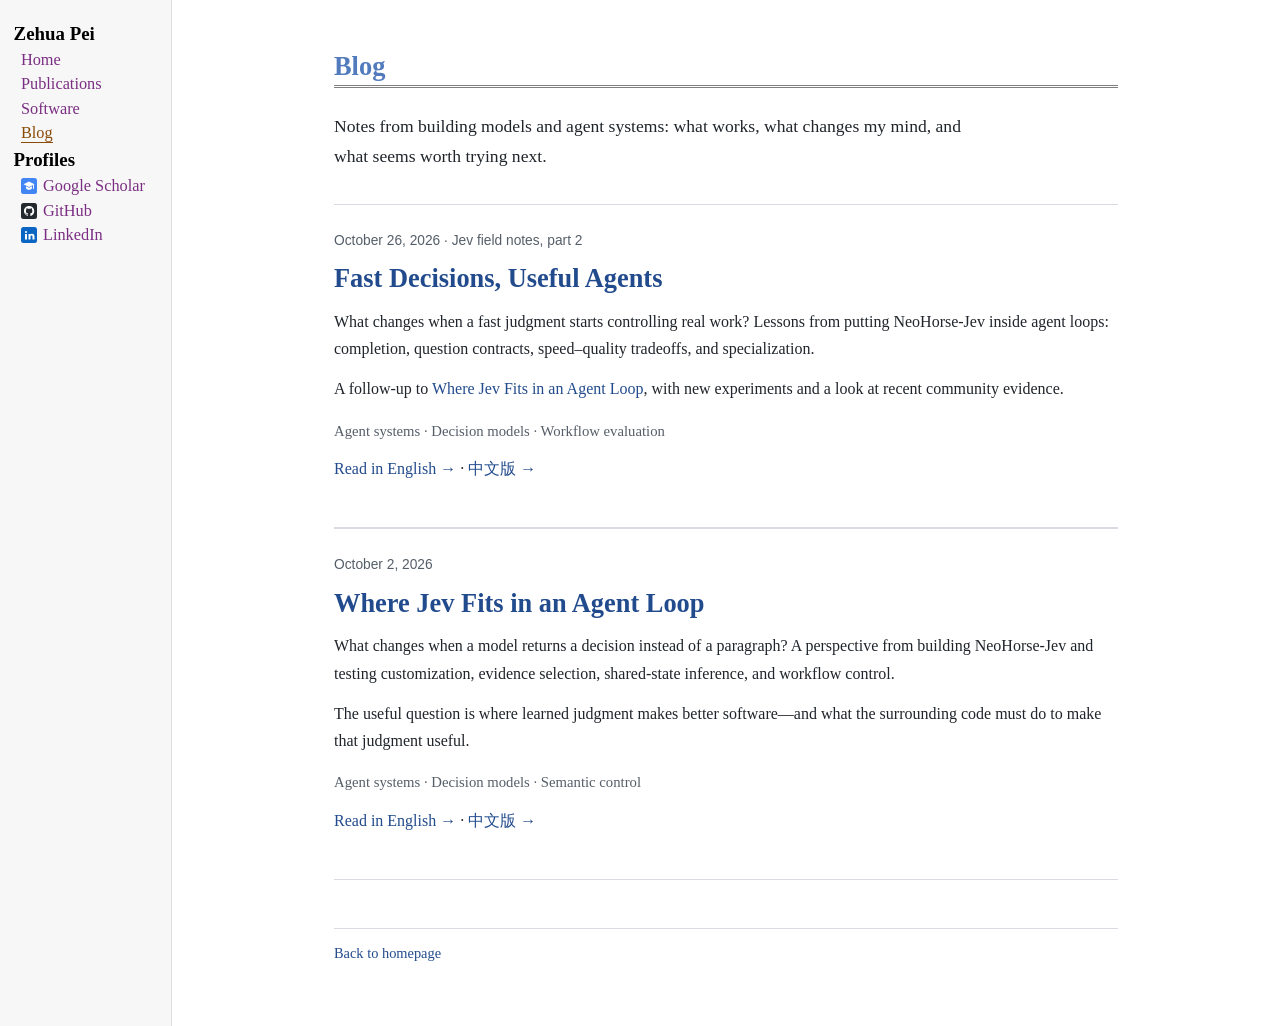
<file: blog.html>
<!DOCTYPE html>
<html lang="en">
<head>
  <meta charset="utf-8" />
  <meta name="viewport" content="width=device-width, initial-scale=1" />
  <meta name="description" content="Technical essays by Zehua Pei on LLM agents, post-training, and decision models." />
  <link rel="canonical" href="https://jarvispei.github.io/blog.html" />
  <meta property="og:type" content="website" />
  <meta property="og:title" content="Blog — Zehua Pei" />
  <meta property="og:description" content="Notes from building models and agent systems." />
  <meta property="og:url" content="https://jarvispei.github.io/blog.html" />
  <link rel="stylesheet" href="jemdoc.css" />
  <link rel="stylesheet" href="css/myMiddle.css" />
  <link rel="stylesheet" href="css/blog.css" />
  <link rel="shortcut icon" href="cuhk_logo.png" />
  <script src="profile-links.js" defer></script>
  <title>Blog — Zehua Pei</title>
</head>
<body class="blog-page">
<a class="skip-link" href="#layout-content">Skip to content</a>
<div class="blog-shell">
  <nav id="layout-menu" aria-label="Main navigation">
    <div class="menu-category">Zehua Pei</div>
    <div class="page-links">
      <div class="menu-item"><a href="index.html">Home</a></div>
      <div class="menu-item"><a href="publications.html">Publications</a></div>
      <div class="menu-item"><a href="software.html">Software</a></div>
      <div class="menu-item"><a href="blog.html" class="current" aria-current="page">Blog</a></div>
    </div>
    <div class="profile-menu">
      <div class="menu-category">Profiles</div>
      <div class="menu-item"><a href="https://scholar.google.com/citations?user=FjZurHkAAAAJ">Google&nbsp;Scholar</a></div>
      <div class="menu-item"><a href="https://github.com/JarvisPei">GitHub</a></div>
      <div class="menu-item"><a href="https://www.linkedin.com/in/zehua-pei-4798a21a7/">LinkedIn</a></div>
    </div>
  </nav>
  <main id="layout-content">
    <div id="toptitle"><h1>Blog</h1></div>
    <p class="page-intro">Notes from building models and agent systems: what works, what changes my mind, and what seems worth trying next.</p>
    <article class="post-preview">
      <p class="post-meta"><time datetime="2026-10-26">October 26, 2026</time> · Jev field notes, part 2</p>
      <h2><a href="blog/jev-fast-decisions-useful-agents.html">Fast Decisions, Useful Agents</a></h2>
      <p>What changes when a fast judgment starts controlling real work? Lessons from putting NeoHorse-Jev inside agent loops: completion, question contracts, speed–quality tradeoffs, and specialization.</p>
      <p>A follow-up to <a href="blog/jev-agent-control-plane.html">Where Jev Fits in an Agent Loop</a>, with new experiments and a look at recent community evidence.</p>
      <p class="post-tags">Agent systems · Decision models · Workflow evaluation</p>
      <p><a href="blog/jev-fast-decisions-useful-agents.html" lang="en" hreflang="en">Read in English →</a> · <a href="blog/jev-fast-decisions-useful-agents-zh.html" lang="zh-CN" hreflang="zh-CN">中文版 →</a></p>
    </article>
    <article class="post-preview">
      <p class="post-meta"><time datetime="2026-10-02">October 2, 2026</time></p>
      <h2><a href="blog/jev-agent-control-plane.html">Where Jev Fits in an Agent Loop</a></h2>
      <p>What changes when a model returns a decision instead of a paragraph? A perspective from building NeoHorse-Jev and testing customization, evidence selection, shared-state inference, and workflow control.</p>
      <p>The useful question is where learned judgment makes better software—and what the surrounding code must do to make that judgment useful.</p>
      <p class="post-tags">Agent systems · Decision models · Semantic control</p>
      <p><a href="blog/jev-agent-control-plane.html" lang="en" hreflang="en">Read in English →</a> · <a href="blog/jev-agent-control-plane-zh.html" lang="zh-CN" hreflang="zh-CN">中文版 →</a></p>
    </article>
    <footer class="blog-footer"><a href="index.html">Back to homepage</a></footer>
  </main>
</div>
</body>
</html>
</file>
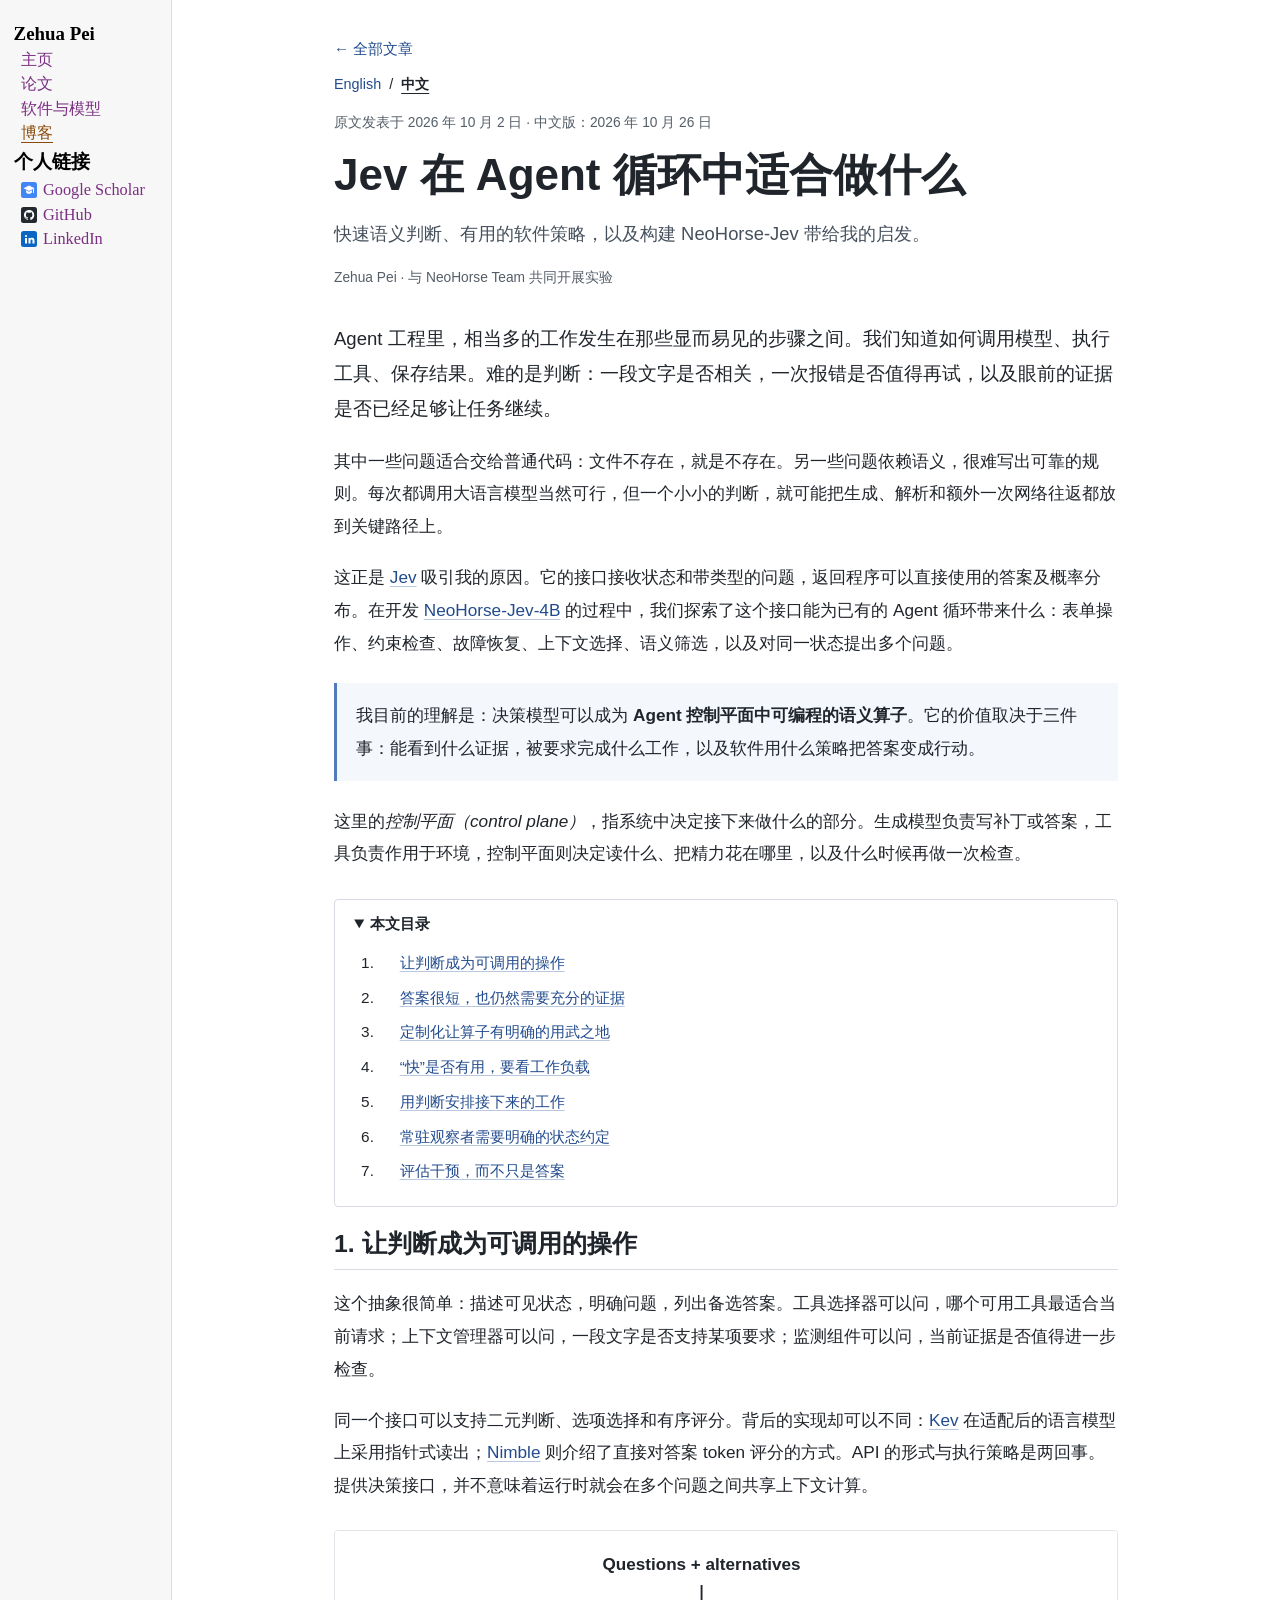
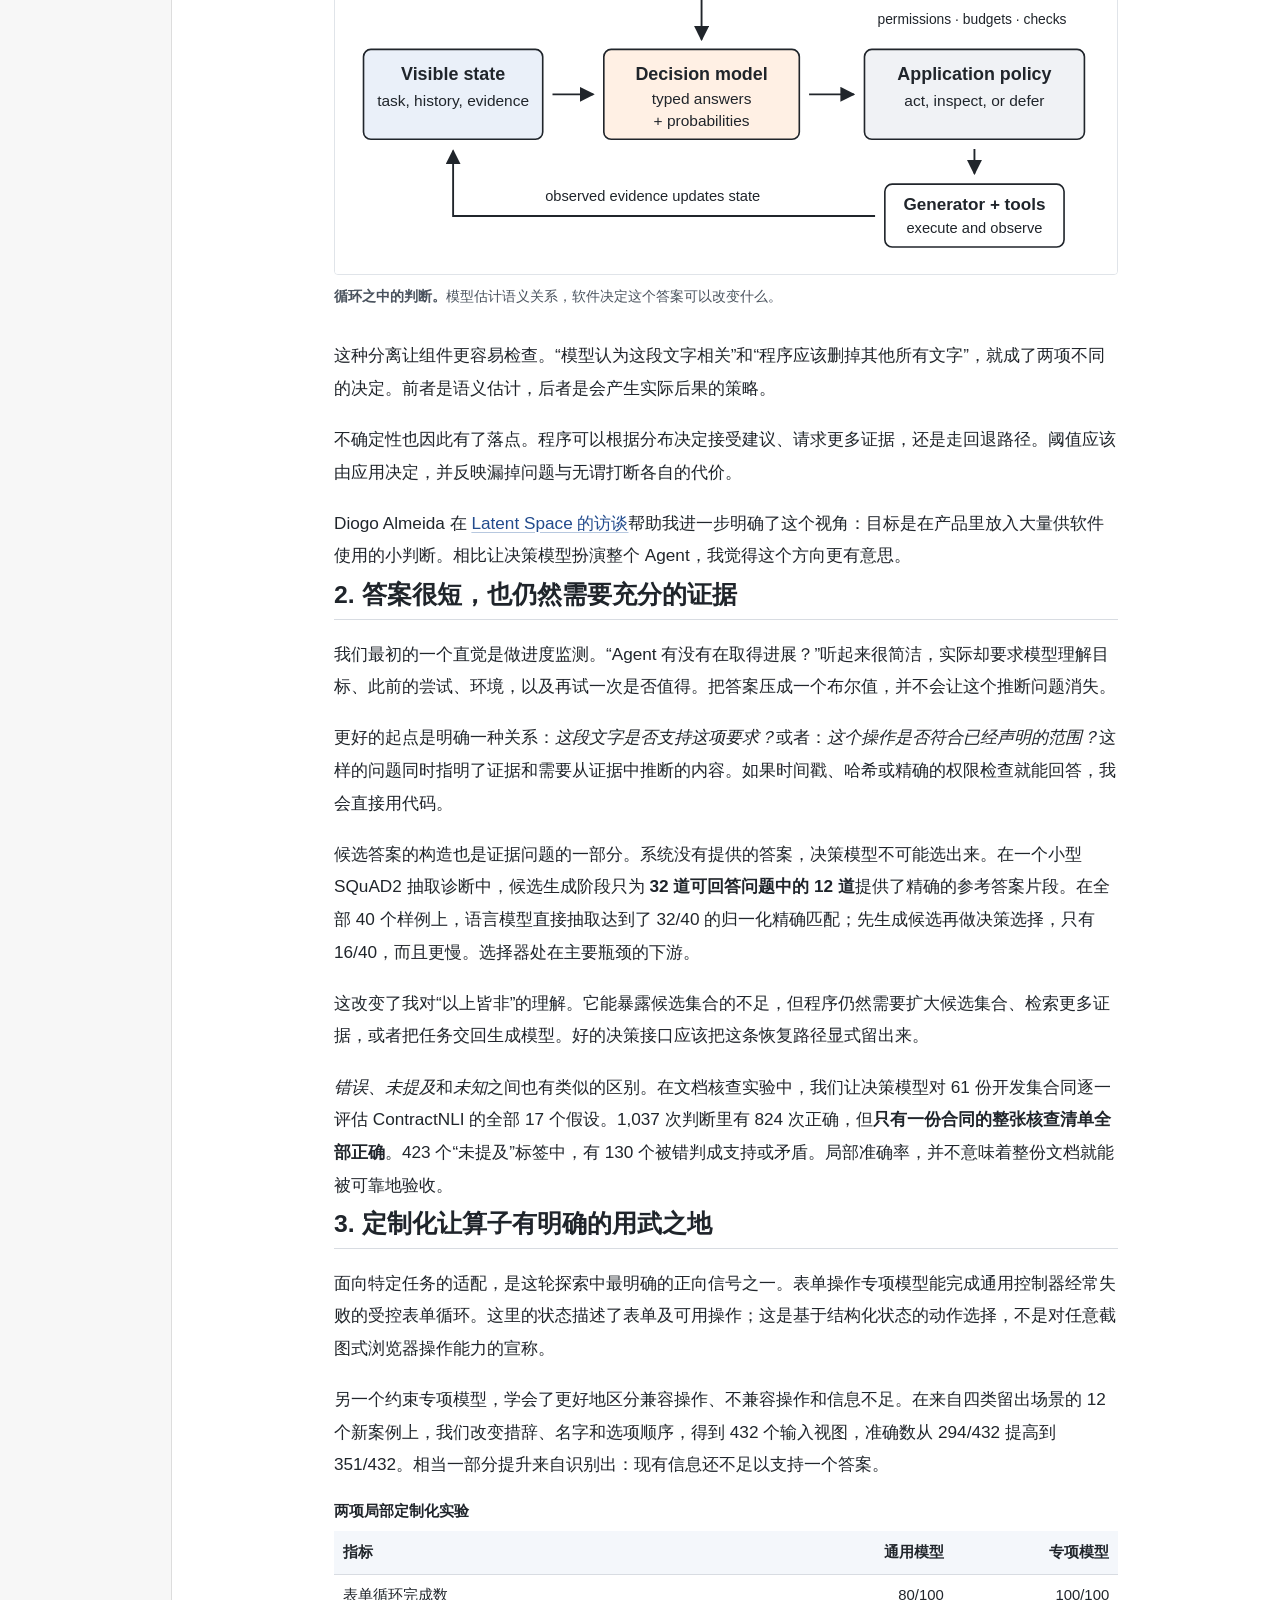
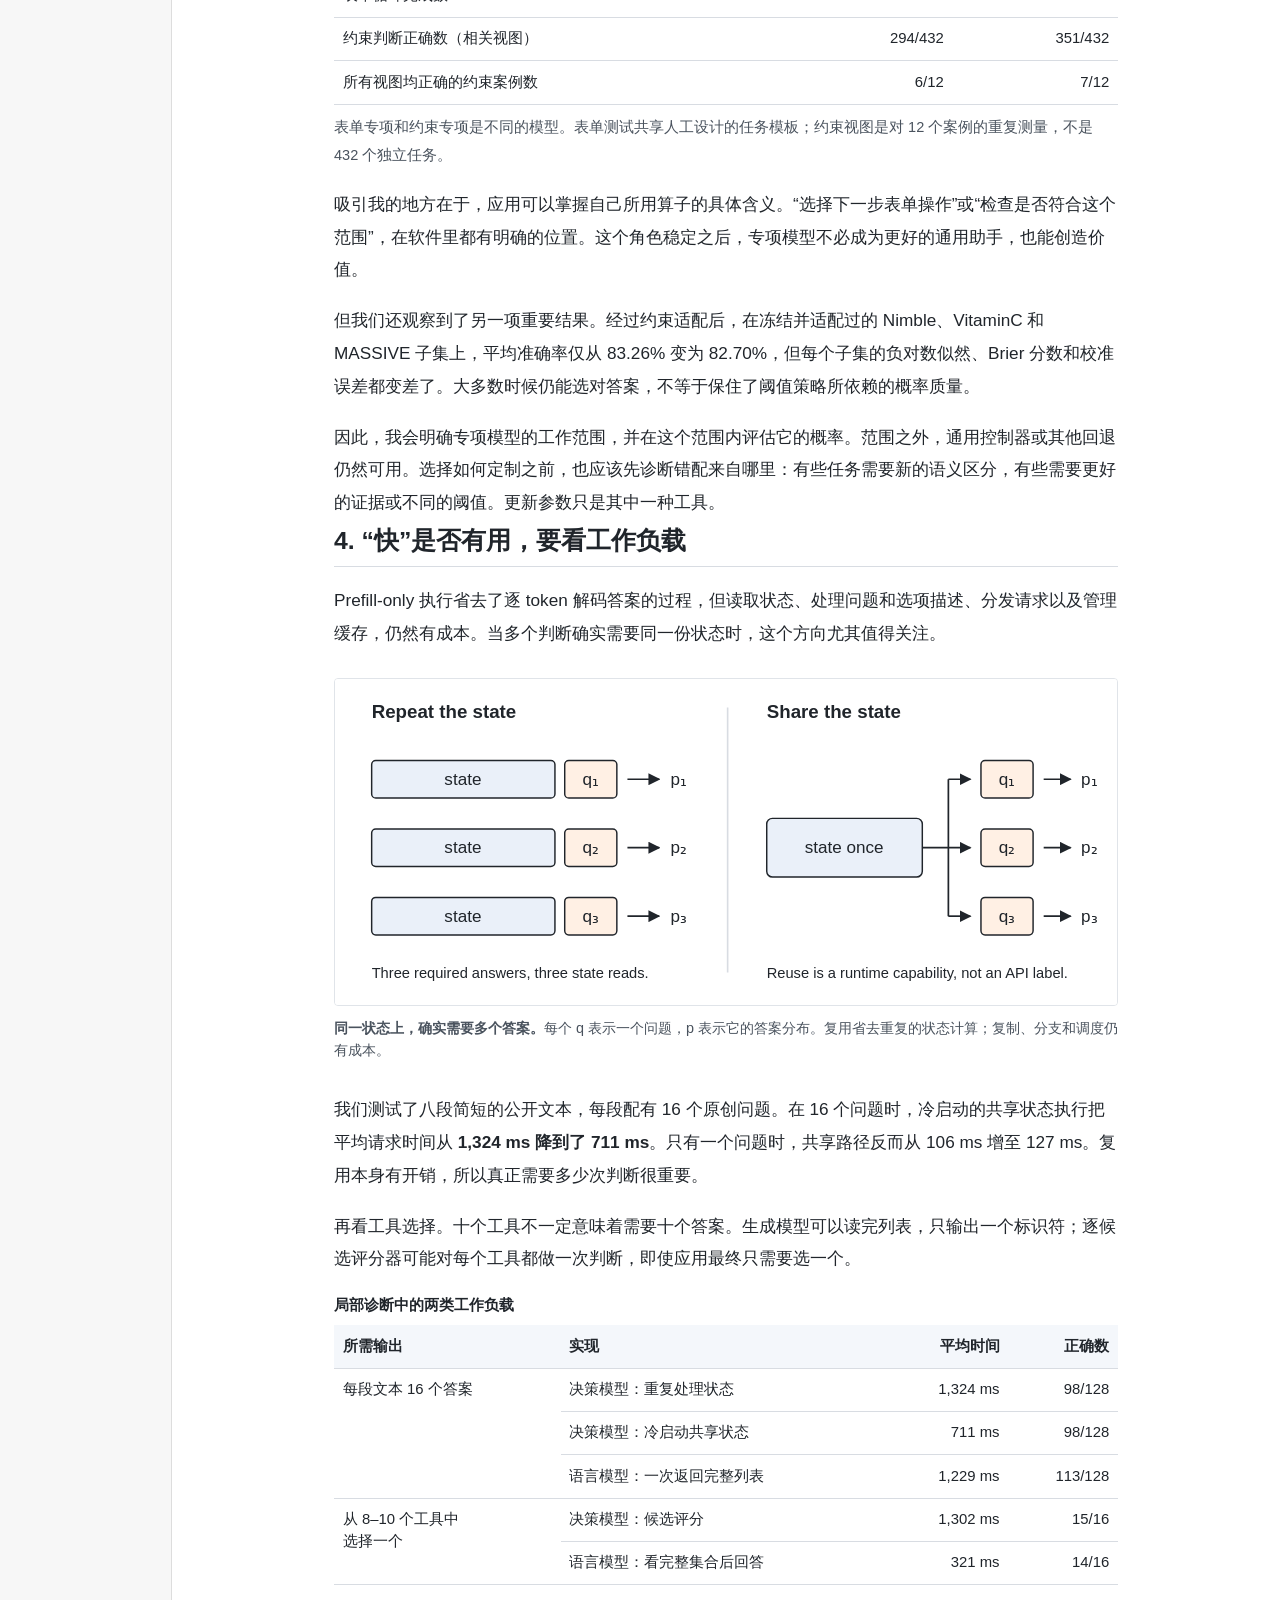
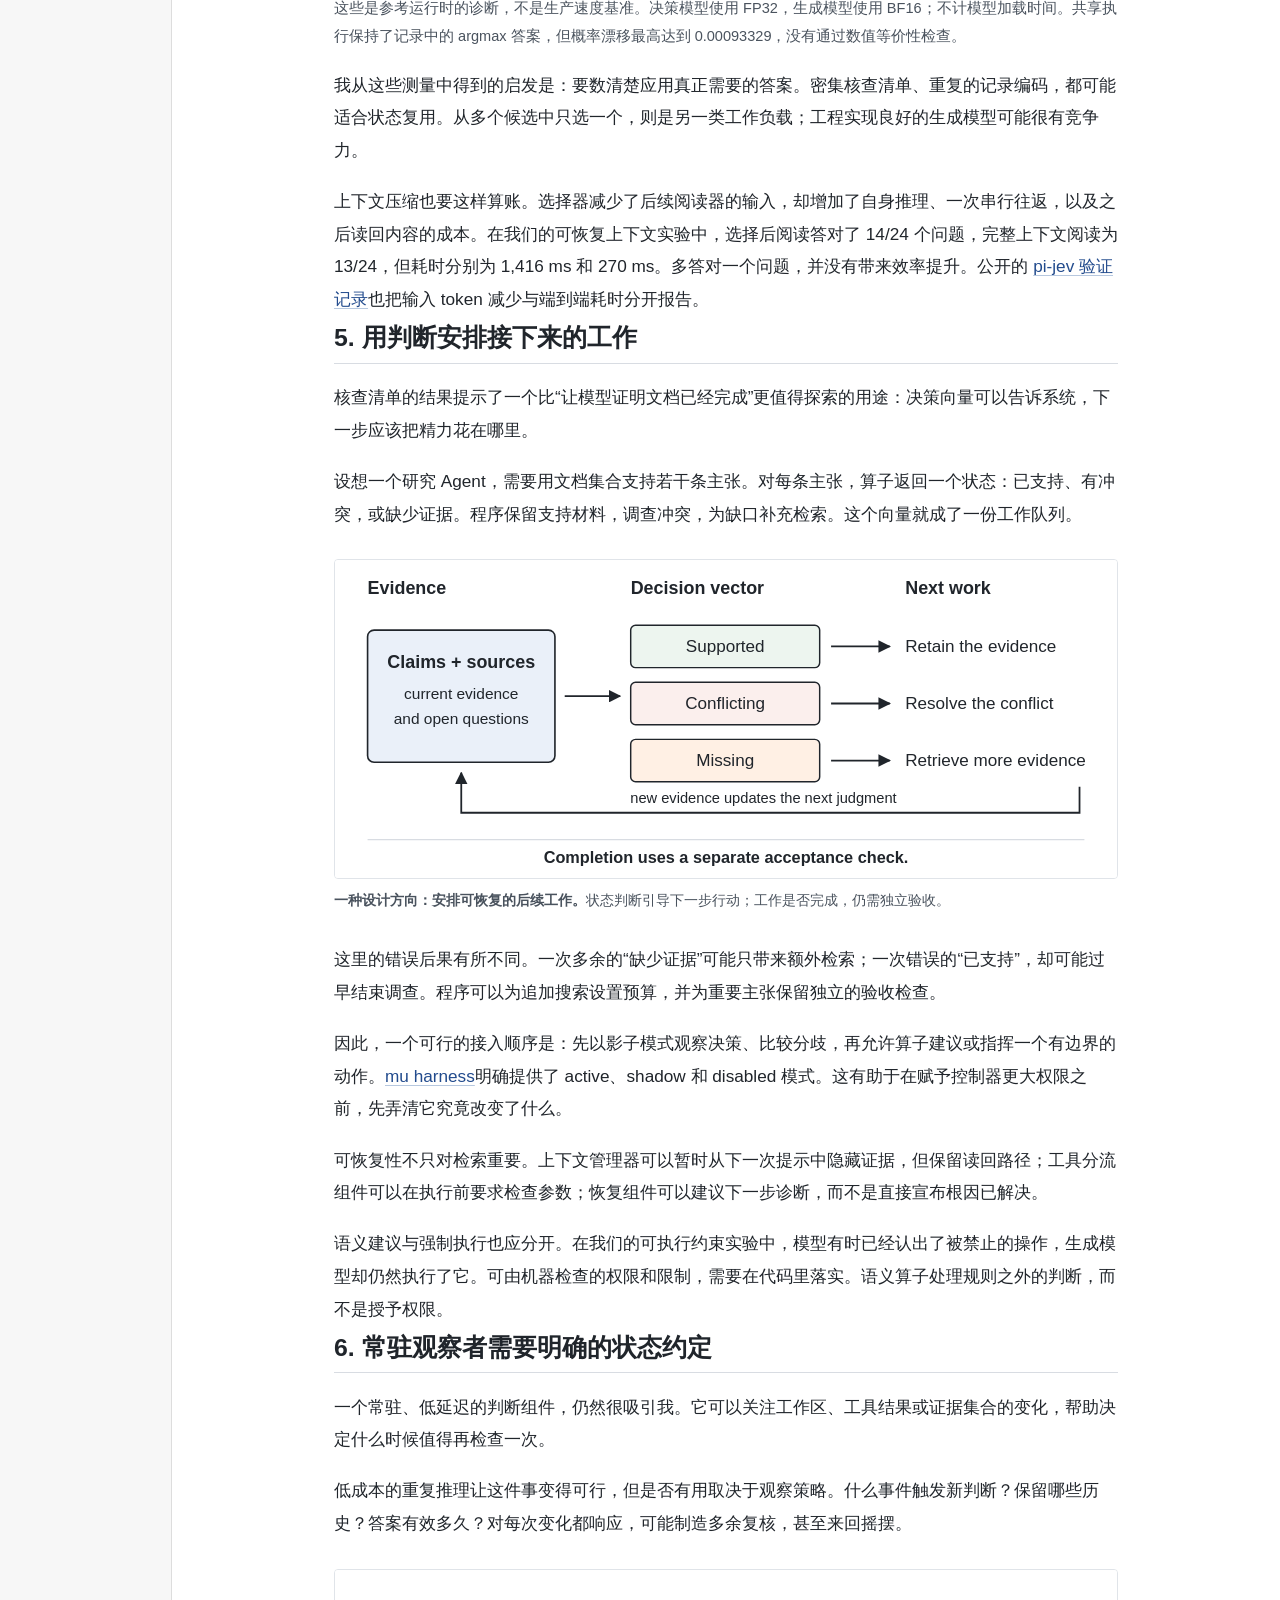
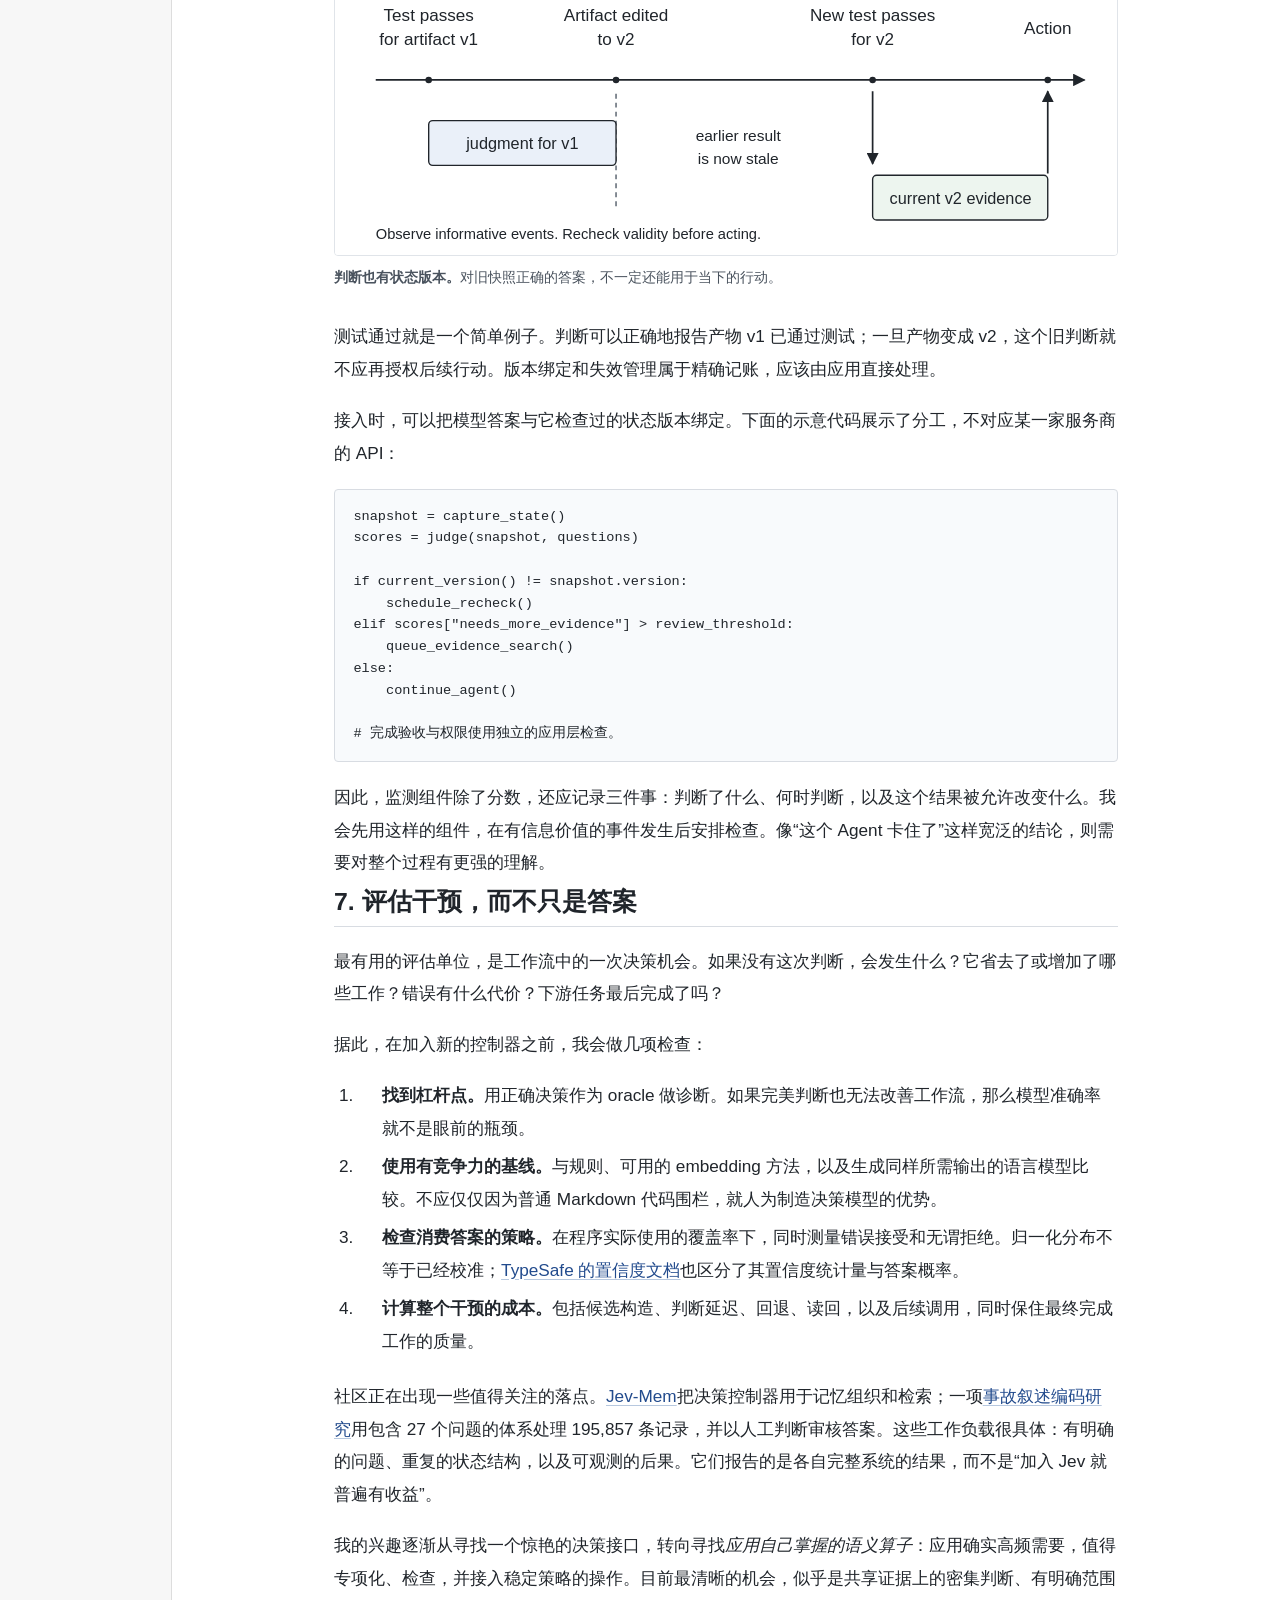
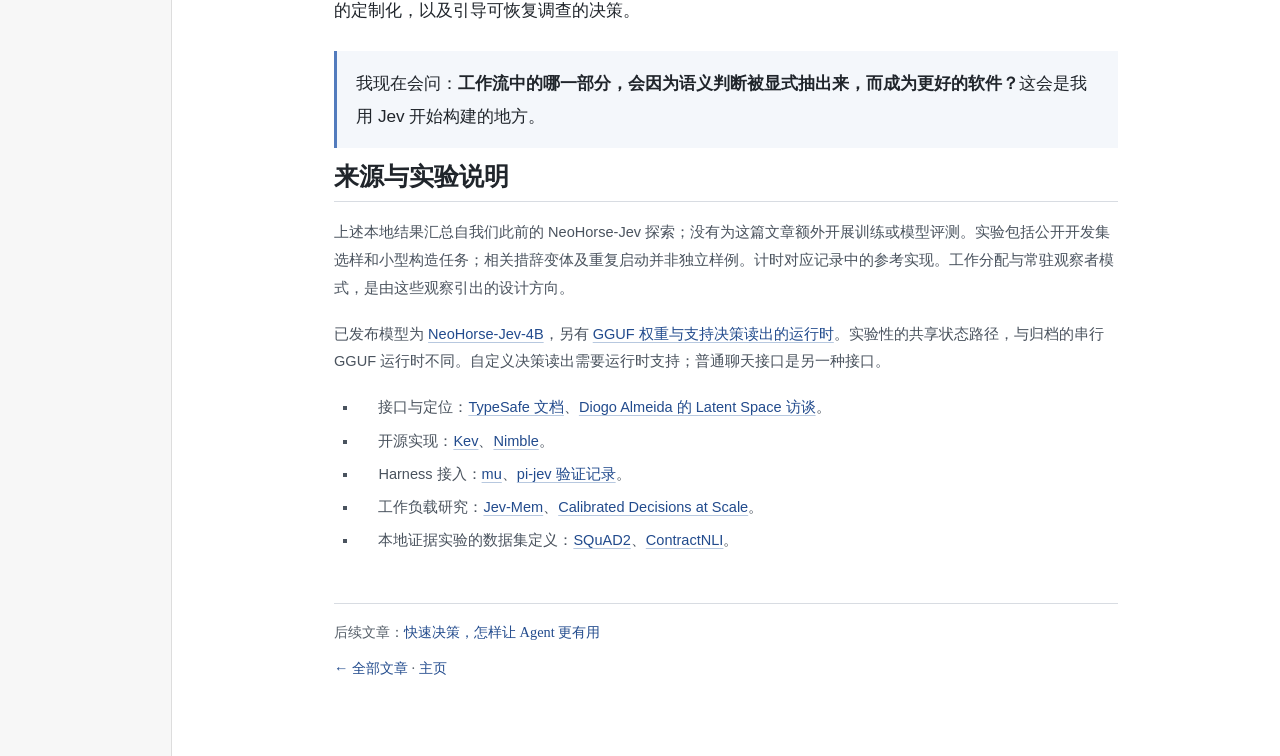
<file: blog/jev-agent-control-plane-zh.html>
<!DOCTYPE html>
<html lang="zh-CN">
<head>
  <meta charset="utf-8" />
  <meta name="viewport" content="width=device-width, initial-scale=1" />
  <meta name="description" content="从 NeoHorse-Jev 的实践出发，讨论决策模型在 Agent 循环中的位置：证据、定制化、共享状态、工作负载，以及把判断转化为行动的软件策略。" />
  <meta name="author" content="Zehua Pei" />
  <link rel="canonical" href="https://jarvispei.github.io/blog/jev-agent-control-plane-zh.html" />
  <link rel="alternate" hreflang="en" href="https://jarvispei.github.io/blog/jev-agent-control-plane.html" />
  <link rel="alternate" hreflang="zh-CN" href="https://jarvispei.github.io/blog/jev-agent-control-plane-zh.html" />
  <link rel="alternate" hreflang="x-default" href="https://jarvispei.github.io/blog/jev-agent-control-plane.html" />
  <meta property="og:type" content="article" />
  <meta property="og:locale" content="zh_CN" />
  <meta property="og:locale:alternate" content="en_US" />
  <meta property="og:title" content="Jev 在 Agent 循环中适合做什么" />
  <meta property="og:description" content="快速语义判断、有用的软件策略，以及构建 NeoHorse-Jev 带给我的启发。" />
  <meta property="og:url" content="https://jarvispei.github.io/blog/jev-agent-control-plane-zh.html" />
  <meta property="og:image" content="https://jarvispei.github.io/figures/blog/jev-control-plane-social.png" />
  <meta property="og:image:width" content="1200" />
  <meta property="og:image:height" content="630" />
  <meta property="og:image:alt" content="Agent 循环中的决策模型：从可见状态，到软件策略，再到执行。" />
  <meta property="article:published_time" content="2026-10-26" />
  <meta property="article:modified_time" content="2026-10-26" />
  <meta name="twitter:card" content="summary_large_image" />
  <meta name="twitter:title" content="Jev 在 Agent 循环中适合做什么" />
  <meta name="twitter:description" content="快速语义判断、有用的软件策略，以及构建 NeoHorse-Jev 带给我的启发。" />
  <meta name="twitter:image" content="https://jarvispei.github.io/figures/blog/jev-control-plane-social.png" />
  <meta name="twitter:image:alt" content="Agent 控制平面中的决策模型。" />
  <script type="application/ld+json">
  {
    "@context": "https://schema.org",
    "@type": "BlogPosting",
    "@id": "https://jarvispei.github.io/blog/jev-agent-control-plane-zh.html#article",
    "headline": "Jev 在 Agent 循环中适合做什么",
    "description": "快速语义判断、有用的软件策略，以及构建 NeoHorse-Jev 带给我的启发。",
    "url": "https://jarvispei.github.io/blog/jev-agent-control-plane-zh.html",
    "mainEntityOfPage": "https://jarvispei.github.io/blog/jev-agent-control-plane-zh.html",
    "image": "https://jarvispei.github.io/figures/blog/jev-control-plane-social.png",
    "datePublished": "2026-10-26",
    "dateModified": "2026-10-26",
    "inLanguage": "zh-CN",
    "translationOfWork": {"@type": "BlogPosting", "@id": "https://jarvispei.github.io/blog/jev-agent-control-plane.html#article", "inLanguage": "en"},
    "author": {"@type": "Person", "@id": "https://jarvispei.github.io/#person", "name": "Zehua Pei", "url": "https://jarvispei.github.io/"}
  }
  </script>
  <link rel="stylesheet" href="../jemdoc.css" />
  <link rel="stylesheet" href="../css/myMiddle.css" />
  <link rel="stylesheet" href="../css/blog.css?v=20261026-bilingual" />
  <link rel="shortcut icon" href="../cuhk_logo.png" />
  <script src="../profile-links.js" defer></script>
  <title>Jev 在 Agent 循环中适合做什么 — Zehua Pei</title>
</head>
<body class="blog-page">
<a class="skip-link" href="#layout-content">跳到正文</a>
<div class="blog-shell">
  <nav id="layout-menu" aria-label="主导航">
    <div class="menu-category">Zehua Pei</div>
    <div class="page-links">
      <div class="menu-item"><a href="../index.html">主页</a></div>
      <div class="menu-item"><a href="../publications.html">论文</a></div>
      <div class="menu-item"><a href="../software.html">软件与模型</a></div>
      <div class="menu-item"><a href="../blog.html" class="current" aria-current="page">博客</a></div>
    </div>
    <div class="profile-menu">
      <div class="menu-category">个人链接</div>
      <div class="menu-item"><a href="https://scholar.google.com/citations?user=FjZurHkAAAAJ">Google&nbsp;Scholar</a></div>
      <div class="menu-item"><a href="https://github.com/JarvisPei">GitHub</a></div>
      <div class="menu-item"><a href="https://www.linkedin.com/in/zehua-pei-4798a21a7/">LinkedIn</a></div>
    </div>
  </nav>
  <main id="layout-content">
    <header class="article-header">
      <a class="back-link" href="../blog.html">← 全部文章</a>
      <nav class="language-switch" aria-label="文章语言"><a href="jev-agent-control-plane.html" lang="en" hreflang="en">English</a><span aria-hidden="true"> / </span><a href="jev-agent-control-plane-zh.html" lang="zh-CN" hreflang="zh-CN" aria-current="page">中文</a></nav>
      <p class="post-meta">原文发表于 <time datetime="2026-10-02">2026 年 10 月 2 日</time> · 中文版：<time datetime="2026-10-26">2026 年 10 月 26 日</time></p>
      <h1>Jev 在 Agent 循环中适合做什么</h1>
      <p class="subtitle">快速语义判断、有用的软件策略，以及构建 NeoHorse-Jev 带给我的启发。</p>
      <p class="post-meta">Zehua Pei · 与 NeoHorse Team 共同开展实验</p>
    </header>
    <article class="blog-article">
      <p class="lead">Agent 工程里，相当多的工作发生在那些显而易见的步骤之间。我们知道如何调用模型、执行工具、保存结果。难的是判断：一段文字是否相关，一次报错是否值得再试，以及眼前的证据是否已经足够让任务继续。</p>
      <p>其中一些问题适合交给普通代码：文件不存在，就是不存在。另一些问题依赖语义，很难写出可靠的规则。每次都调用大语言模型当然可行，但一个小小的判断，就可能把生成、解析和额外一次网络往返都放到关键路径上。</p>
      <p>这正是 <a href="https://docs.typesafe.ai/introduction">Jev</a> 吸引我的原因。它的接口接收状态和带类型的问题，返回程序可以直接使用的答案及概率分布。在开发 <a href="https://huggingface.co/TokenRhythm/NeoHorse-Jev-4B">NeoHorse-Jev-4B</a> 的过程中，我们探索了这个接口能为已有的 Agent 循环带来什么：表单操作、约束检查、故障恢复、上下文选择、语义筛选，以及对同一状态提出多个问题。</p>
      <div class="thesis"><p>我目前的理解是：决策模型可以成为 <strong>Agent 控制平面中可编程的语义算子</strong>。它的价值取决于三件事：能看到什么证据，被要求完成什么工作，以及软件用什么策略把答案变成行动。</p></div>
      <p>这里的<em>控制平面（control plane）</em>，指系统中决定接下来做什么的部分。生成模型负责写补丁或答案，工具负责作用于环境，控制平面则决定读什么、把精力花在哪里，以及什么时候再做一次检查。</p>
      <details class="article-toc" open><summary>本文目录</summary><ol>
        <li><a href="#interface">让判断成为可调用的操作</a></li><li><a href="#evidence">答案很短，也仍然需要充分的证据</a></li><li><a href="#customization">定制化让算子有明确的用武之地</a></li><li><a href="#workload">“快”是否有用，要看工作负载</a></li><li><a href="#allocation">用判断安排接下来的工作</a></li><li><a href="#monitoring">常驻观察者需要明确的状态约定</a></li><li><a href="#evaluation">评估干预，而不只是答案</a></li>
      </ol></details>
      <section aria-labelledby="interface">
        <h2 id="interface">1. 让判断成为可调用的操作</h2>
        <p>这个抽象很简单：描述可见状态，明确问题，列出备选答案。工具选择器可以问，哪个可用工具最适合当前请求；上下文管理器可以问，一段文字是否支持某项要求；监测组件可以问，当前证据是否值得进一步检查。</p>
        <p>同一个接口可以支持二元判断、选项选择和有序评分。背后的实现却可以不同：<a href="https://github.com/jaredpalmer/kev">Kev</a> 在适配后的语言模型上采用指针式读出；<a href="https://github.com/bespokelabsai/nimble">Nimble</a> 则介绍了直接对答案 token 评分的方式。API 的形式与执行策略是两回事。提供决策接口，并不意味着运行时就会在多个问题之间共享上下文计算。</p>
        <figure><div class="figure-scroll"><a href="../figures/blog/jev-control-plane.svg" target="_blank" rel="noopener noreferrer" aria-label="打开完整的 Agent 控制平面示意图"><img src="../figures/blog/jev-control-plane.svg" width="960" height="420" alt="可见状态输入决策模型，模型答案输入软件策略；策略指挥生成模型与工具，观测结果再更新状态。" /></a></div><figcaption><span class="figure-help">可横向滑动查看，也可点击打开完整图片。</span><strong>循环之中的判断。</strong>模型估计语义关系，软件决定这个答案可以改变什么。</figcaption></figure>
        <p>这种分离让组件更容易检查。“模型认为这段文字相关”和“程序应该删掉其他所有文字”，就成了两项不同的决定。前者是语义估计，后者是会产生实际后果的策略。</p>
        <p>不确定性也因此有了落点。程序可以根据分布决定接受建议、请求更多证据，还是走回退路径。阈值应该由应用决定，并反映漏掉问题与无谓打断各自的代价。</p>
        <p>Diogo Almeida 在 <a href="https://www.latent.space/p/jev">Latent Space 的访谈</a>帮助我进一步明确了这个视角：目标是在产品里放入大量供软件使用的小判断。相比让决策模型扮演整个 Agent，我觉得这个方向更有意思。</p>
      </section>
      <section aria-labelledby="evidence">
        <h2 id="evidence">2. 答案很短，也仍然需要充分的证据</h2>
        <p>我们最初的一个直觉是做进度监测。“Agent 有没有在取得进展？”听起来很简洁，实际却要求模型理解目标、此前的尝试、环境，以及再试一次是否值得。把答案压成一个布尔值，并不会让这个推断问题消失。</p>
        <p>更好的起点是明确一种关系：<em>这段文字是否支持这项要求？</em>或者：<em>这个操作是否符合已经声明的范围？</em>这样的问题同时指明了证据和需要从证据中推断的内容。如果时间戳、哈希或精确的权限检查就能回答，我会直接用代码。</p>
        <p>候选答案的构造也是证据问题的一部分。系统没有提供的答案，决策模型不可能选出来。在一个小型 SQuAD2 抽取诊断中，候选生成阶段只为 <strong>32 道可回答问题中的 12 道</strong>提供了精确的参考答案片段。在全部 40 个样例上，语言模型直接抽取达到了 32/40 的归一化精确匹配；先生成候选再做决策选择，只有 16/40，而且更慢。选择器处在主要瓶颈的下游。</p>
        <p>这改变了我对“以上皆非”的理解。它能暴露候选集合的不足，但程序仍然需要扩大候选集合、检索更多证据，或者把任务交回生成模型。好的决策接口应该把这条恢复路径显式留出来。</p>
        <p><em>错误</em>、<em>未提及</em>和<em>未知</em>之间也有类似的区别。在文档核查实验中，我们让决策模型对 61 份开发集合同逐一评估 ContractNLI 的全部 17 个假设。1,037 次判断里有 824 次正确，但<strong>只有一份合同的整张核查清单全部正确</strong>。423 个“未提及”标签中，有 130 个被错判成支持或矛盾。局部准确率，并不意味着整份文档就能被可靠地验收。</p>
      </section>
      <section aria-labelledby="customization">
        <h2 id="customization">3. 定制化让算子有明确的用武之地</h2>
        <p>面向特定任务的适配，是这轮探索中最明确的正向信号之一。表单操作专项模型能完成通用控制器经常失败的受控表单循环。这里的状态描述了表单及可用操作；这是基于结构化状态的动作选择，不是对任意截图式浏览器操作能力的宣称。</p>
        <p>另一个约束专项模型，学会了更好地区分兼容操作、不兼容操作和信息不足。在来自四类留出场景的 12 个新案例上，我们改变措辞、名字和选项顺序，得到 432 个输入视图，准确数从 294/432 提高到 351/432。相当一部分提升来自识别出：现有信息还不足以支持一个答案。</p>
        <div class="table-scroll"><table><caption>两项局部定制化实验</caption><thead><tr><th scope="col">指标</th><th scope="col" class="numeric">通用模型</th><th scope="col" class="numeric">专项模型</th></tr></thead><tbody>
          <tr><th scope="row">表单循环完成数</th><td class="numeric">80/100</td><td class="numeric">100/100</td></tr>
          <tr><th scope="row">约束判断正确数（相关视图）</th><td class="numeric">294/432</td><td class="numeric">351/432</td></tr>
          <tr><th scope="row">所有视图均正确的约束案例数</th><td class="numeric">6/12</td><td class="numeric">7/12</td></tr>
        </tbody></table></div>
        <p class="note">表单专项和约束专项是不同的模型。表单测试共享人工设计的任务模板；约束视图是对 12 个案例的重复测量，不是 432 个独立任务。</p>
        <p>吸引我的地方在于，应用可以掌握自己所用算子的具体含义。“选择下一步表单操作”或“检查是否符合这个范围”，在软件里都有明确的位置。这个角色稳定之后，专项模型不必成为更好的通用助手，也能创造价值。</p>
        <p>但我们还观察到了另一项重要结果。经过约束适配后，在冻结并适配过的 Nimble、VitaminC 和 MASSIVE 子集上，平均准确率仅从 83.26% 变为 82.70%，但每个子集的负对数似然、Brier 分数和校准误差都变差了。大多数时候仍能选对答案，不等于保住了阈值策略所依赖的概率质量。</p>
        <p>因此，我会明确专项模型的工作范围，并在这个范围内评估它的概率。范围之外，通用控制器或其他回退仍然可用。选择如何定制之前，也应该先诊断错配来自哪里：有些任务需要新的语义区分，有些需要更好的证据或不同的阈值。更新参数只是其中一种工具。</p>
      </section>
      <section aria-labelledby="workload">
        <h2 id="workload">4. “快”是否有用，要看工作负载</h2>
        <p>Prefill-only 执行省去了逐 token 解码答案的过程，但读取状态、处理问题和选项描述、分发请求以及管理缓存，仍然有成本。当多个判断确实需要同一份状态时，这个方向尤其值得关注。</p>
        <figure><div class="figure-scroll"><a href="../figures/blog/jev-shared-state.svg" target="_blank" rel="noopener noreferrer" aria-label="打开完整的共享状态示意图"><img src="../figures/blog/jev-shared-state.svg" width="960" height="400" alt="重复执行为每个问题单独读取状态；共享执行只读取一次状态，再分支处理各个问题。" /></a></div><figcaption><span class="figure-help">可横向滑动查看，也可点击打开完整图片。</span><strong>同一状态上，确实需要多个答案。</strong>每个 q 表示一个问题，p 表示它的答案分布。复用省去重复的状态计算；复制、分支和调度仍有成本。</figcaption></figure>
        <p>我们测试了八段简短的公开文本，每段配有 16 个原创问题。在 16 个问题时，冷启动的共享状态执行把平均请求时间从 <strong>1,324 ms 降到了 711 ms</strong>。只有一个问题时，共享路径反而从 106 ms 增至 127 ms。复用本身有开销，所以真正需要多少次判断很重要。</p>
        <p>再看工具选择。十个工具不一定意味着需要十个答案。生成模型可以读完列表，只输出一个标识符；逐候选评分器可能对每个工具都做一次判断，即使应用最终只需要选一个。</p>
        <div class="table-scroll"><table><caption>局部诊断中的两类工作负载</caption><thead><tr><th scope="col">所需输出</th><th scope="col">实现</th><th scope="col" class="numeric">平均时间</th><th scope="col" class="numeric">正确数</th></tr></thead><tbody>
          <tr><th scope="row" rowspan="3">每段文本 16 个答案</th><td>决策模型：重复处理状态</td><td class="numeric">1,324 ms</td><td class="numeric">98/128</td></tr>
          <tr><td>决策模型：冷启动共享状态</td><td class="numeric">711 ms</td><td class="numeric">98/128</td></tr>
          <tr><td>语言模型：一次返回完整列表</td><td class="numeric">1,229 ms</td><td class="numeric">113/128</td></tr>
          <tr><th scope="row" rowspan="2">从 8–10 个工具中<br />选择一个</th><td>决策模型：候选评分</td><td class="numeric">1,302 ms</td><td class="numeric">15/16</td></tr>
          <tr><td>语言模型：看完整集合后回答</td><td class="numeric">321 ms</td><td class="numeric">14/16</td></tr>
        </tbody></table></div>
        <p class="note">这些是参考运行时的诊断，不是生产速度基准。决策模型使用 FP32，生成模型使用 BF16；不计模型加载时间。共享执行保持了记录中的 argmax 答案，但概率漂移最高达到 0.00093329，没有通过数值等价性检查。</p>
        <p>我从这些测量中得到的启发是：要数清楚应用真正需要的答案。密集核查清单、重复的记录编码，都可能适合状态复用。从多个候选中只选一个，则是另一类工作负载；工程实现良好的生成模型可能很有竞争力。</p>
        <p>上下文压缩也要这样算账。选择器减少了后续阅读器的输入，却增加了自身推理、一次串行往返，以及之后读回内容的成本。在我们的可恢复上下文实验中，选择后阅读答对了 14/24 个问题，完整上下文阅读为 13/24，但耗时分别为 1,416 ms 和 270 ms。多答对一个问题，并没有带来效率提升。公开的 <a href="https://github.com/madeye/pi-jev/blob/main/VALIDATION.md">pi-jev 验证记录</a>也把输入 token 减少与端到端耗时分开报告。</p>
      </section>
      <section aria-labelledby="allocation">
        <h2 id="allocation">5. 用判断安排接下来的工作</h2>
        <p>核查清单的结果提示了一个比“让模型证明文档已经完成”更值得探索的用途：决策向量可以告诉系统，下一步应该把精力花在哪里。</p>
        <p>设想一个研究 Agent，需要用文档集合支持若干条主张。对每条主张，算子返回一个状态：已支持、有冲突，或缺少证据。程序保留支持材料，调查冲突，为缺口补充检索。这个向量就成了一份工作队列。</p>
        <figure><div class="figure-scroll"><a href="../figures/blog/jev-work-allocation.svg" target="_blank" rel="noopener noreferrer" aria-label="打开完整的工作分配示意图"><img src="../figures/blog/jev-work-allocation.svg" width="960" height="390" alt="证据状态决定保留来源、解决冲突或补充检索；新证据进入下一轮判断，完成验收另设检查。" /></a></div><figcaption><span class="figure-help">可横向滑动查看，也可点击打开完整图片。</span><strong>一种设计方向：安排可恢复的后续工作。</strong>状态判断引导下一步行动；工作是否完成，仍需独立验收。</figcaption></figure>
        <p>这里的错误后果有所不同。一次多余的“缺少证据”可能只带来额外检索；一次错误的“已支持”，却可能过早结束调查。程序可以为追加搜索设置预算，并为重要主张保留独立的验收检查。</p>
        <p>因此，一个可行的接入顺序是：先以影子模式观察决策、比较分歧，再允许算子建议或指挥一个有边界的动作。<a href="https://github.com/qybaihe/mu">mu harness</a>明确提供了 active、shadow 和 disabled 模式。这有助于在赋予控制器更大权限之前，先弄清它究竟改变了什么。</p>
        <p>可恢复性不只对检索重要。上下文管理器可以暂时从下一次提示中隐藏证据，但保留读回路径；工具分流组件可以在执行前要求检查参数；恢复组件可以建议下一步诊断，而不是直接宣布根因已解决。</p>
        <p>语义建议与强制执行也应分开。在我们的可执行约束实验中，模型有时已经认出了被禁止的操作，生成模型却仍然执行了它。可由机器检查的权限和限制，需要在代码里落实。语义算子处理规则之外的判断，而不是授予权限。</p>
      </section>
      <section aria-labelledby="monitoring">
        <h2 id="monitoring">6. 常驻观察者需要明确的状态约定</h2>
        <p>一个常驻、低延迟的判断组件，仍然很吸引我。它可以关注工作区、工具结果或证据集合的变化，帮助决定什么时候值得再检查一次。</p>
        <p>低成本的重复推理让这件事变得可行，但是否有用取决于观察策略。什么事件触发新判断？保留哪些历史？答案有效多久？对每次变化都响应，可能制造多余复核，甚至来回摇摆。</p>
        <figure><div class="figure-scroll"><a href="../figures/blog/jev-state-validity.svg" target="_blank" rel="noopener noreferrer" aria-label="打开完整的状态有效期时间线"><img src="../figures/blog/jev-state-validity.svg" width="960" height="350" alt="版本一的测试通过记录，在编辑到版本二后失效；版本二的新测试提供行动前的当前证据。" /></a></div><figcaption><span class="figure-help">可横向滑动查看，也可点击打开完整图片。</span><strong>判断也有状态版本。</strong>对旧快照正确的答案，不一定还能用于当下的行动。</figcaption></figure>
        <p>测试通过就是一个简单例子。判断可以正确地报告产物 v1 已通过测试；一旦产物变成 v2，这个旧判断就不应再授权后续行动。版本绑定和失效管理属于精确记账，应该由应用直接处理。</p>
        <p>接入时，可以把模型答案与它检查过的状态版本绑定。下面的示意代码展示了分工，不对应某一家服务商的 API：</p>
        <pre><code>snapshot = capture_state()
scores = judge(snapshot, questions)

if current_version() != snapshot.version:
    schedule_recheck()
elif scores["needs_more_evidence"] &gt; review_threshold:
    queue_evidence_search()
else:
    continue_agent()

# 完成验收与权限使用独立的应用层检查。</code></pre>
        <p>因此，监测组件除了分数，还应记录三件事：判断了什么、何时判断，以及这个结果被允许改变什么。我会先用这样的组件，在有信息价值的事件发生后安排检查。像“这个 Agent 卡住了”这样宽泛的结论，则需要对整个过程有更强的理解。</p>
      </section>
      <section aria-labelledby="evaluation">
        <h2 id="evaluation">7. 评估干预，而不只是答案</h2>
        <p>最有用的评估单位，是工作流中的一次决策机会。如果没有这次判断，会发生什么？它省去了或增加了哪些工作？错误有什么代价？下游任务最后完成了吗？</p>
        <p>据此，在加入新的控制器之前，我会做几项检查：</p>
        <ol>
          <li><strong>找到杠杆点。</strong>用正确决策作为 oracle 做诊断。如果完美判断也无法改善工作流，那么模型准确率就不是眼前的瓶颈。</li>
          <li><strong>使用有竞争力的基线。</strong>与规则、可用的 embedding 方法，以及生成同样所需输出的语言模型比较。不应仅仅因为普通 Markdown 代码围栏，就人为制造决策模型的优势。</li>
          <li><strong>检查消费答案的策略。</strong>在程序实际使用的覆盖率下，同时测量错误接受和无谓拒绝。归一化分布不等于已经校准；<a href="https://docs.typesafe.ai/confidence">TypeSafe 的置信度文档</a>也区分了其置信度统计量与答案概率。</li>
          <li><strong>计算整个干预的成本。</strong>包括候选构造、判断延迟、回退、读回，以及后续调用，同时保住最终完成工作的质量。</li>
        </ol>
        <p>社区正在出现一些值得关注的落点。<a href="https://arxiv.org/abs/2609.23986">Jev-Mem</a>把决策控制器用于记忆组织和检索；一项<a href="https://arxiv.org/abs/2609.24052">事故叙述编码研究</a>用包含 27 个问题的体系处理 195,857 条记录，并以人工判断审核答案。这些工作负载很具体：有明确的问题、重复的状态结构，以及可观测的后果。它们报告的是各自完整系统的结果，而不是“加入 Jev 就普遍有收益”。</p>
        <p>我的兴趣逐渐从寻找一个惊艳的决策接口，转向寻找<em>应用自己掌握的语义算子</em>：应用确实高频需要，值得专项化、检查，并接入稳定策略的操作。目前最清晰的机会，似乎是共享证据上的密集判断、有明确范围的定制化，以及引导可恢复调查的决策。</p>
        <div class="thesis"><p>我现在会问：<strong>工作流中的哪一部分，会因为语义判断被显式抽出来，而成为更好的软件？</strong>这会是我用 Jev 开始构建的地方。</p></div>
      </section>
      <section aria-labelledby="notes">
        <h2 id="notes">来源与实验说明</h2>
        <p class="note">上述本地结果汇总自我们此前的 NeoHorse-Jev 探索；没有为这篇文章额外开展训练或模型评测。实验包括公开开发集选样和小型构造任务；相关措辞变体及重复启动并非独立样例。计时对应记录中的参考实现。工作分配与常驻观察者模式，是由这些观察引出的设计方向。</p>
        <p class="note">已发布模型为 <a href="https://huggingface.co/TokenRhythm/NeoHorse-Jev-4B">NeoHorse-Jev-4B</a>，另有 <a href="https://huggingface.co/TokenRhythm/NeoHorse-Jev-4B-GGUF">GGUF 权重与支持决策读出的运行时</a>。实验性的共享状态路径，与归档的串行 GGUF 运行时不同。自定义决策读出需要运行时支持；普通聊天接口是另一种接口。</p>
        <ul class="note">
          <li>接口与定位：<a href="https://docs.typesafe.ai/introduction">TypeSafe 文档</a>、<a href="https://www.latent.space/p/jev">Diogo Almeida 的 Latent Space 访谈</a>。</li>
          <li>开源实现：<a href="https://github.com/jaredpalmer/kev">Kev</a>、<a href="https://github.com/bespokelabsai/nimble">Nimble</a>。</li>
          <li>Harness 接入：<a href="https://github.com/qybaihe/mu">mu</a>、<a href="https://github.com/madeye/pi-jev/blob/main/VALIDATION.md">pi-jev 验证记录</a>。</li>
          <li>工作负载研究：<a href="https://arxiv.org/abs/2609.23986">Jev-Mem</a>、<a href="https://arxiv.org/abs/2609.24052">Calibrated Decisions at Scale</a>。</li>
          <li>本地证据实验的数据集定义：<a href="https://aclanthology.org/P18-2124/">SQuAD2</a>、<a href="https://aclanthology.org/2021.findings-emnlp.164/">ContractNLI</a>。</li>
        </ul>
      </section>
    </article>
    <footer class="blog-footer"><p>后续文章：<a href="jev-fast-decisions-useful-agents-zh.html">快速决策，怎样让 Agent 更有用</a></p><p><a href="../blog.html">← 全部文章</a> · <a href="../index.html">主页</a></p></footer>
  </main>
</div>
</body>
</html>
</file>
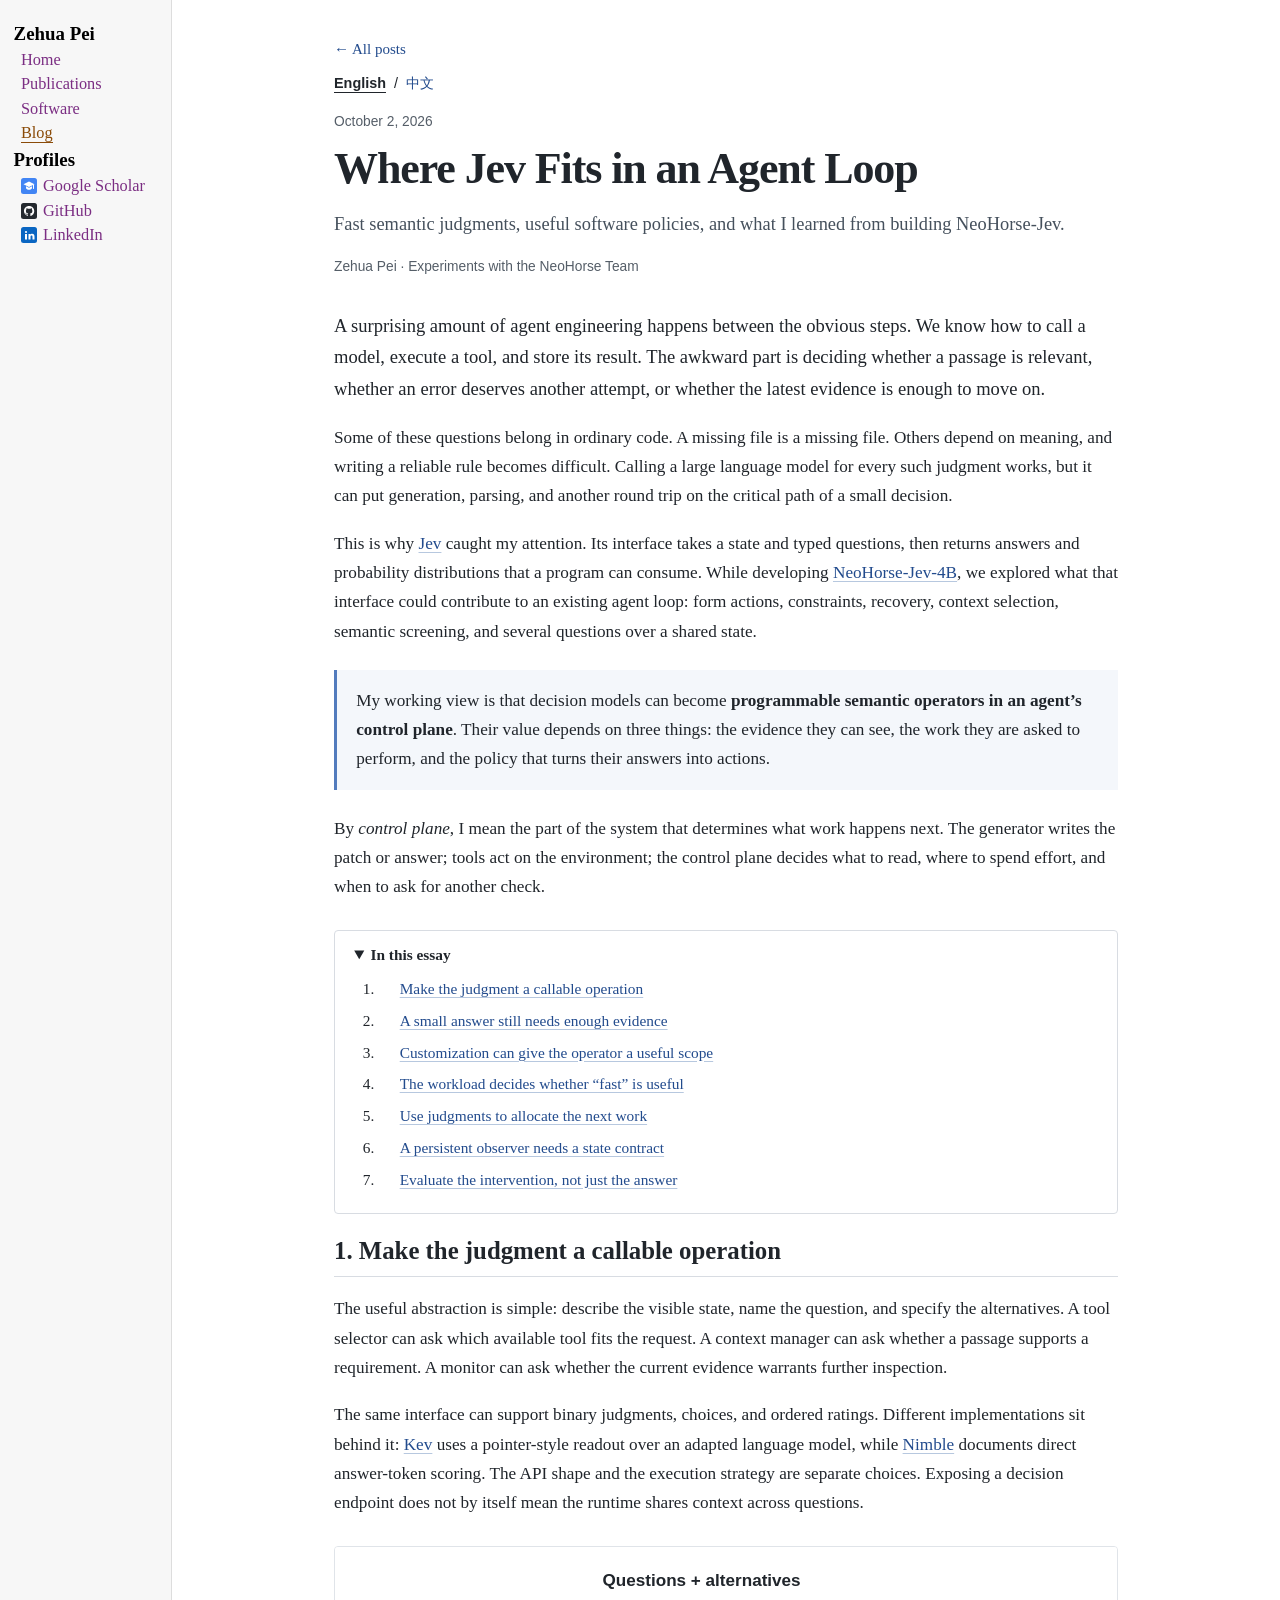
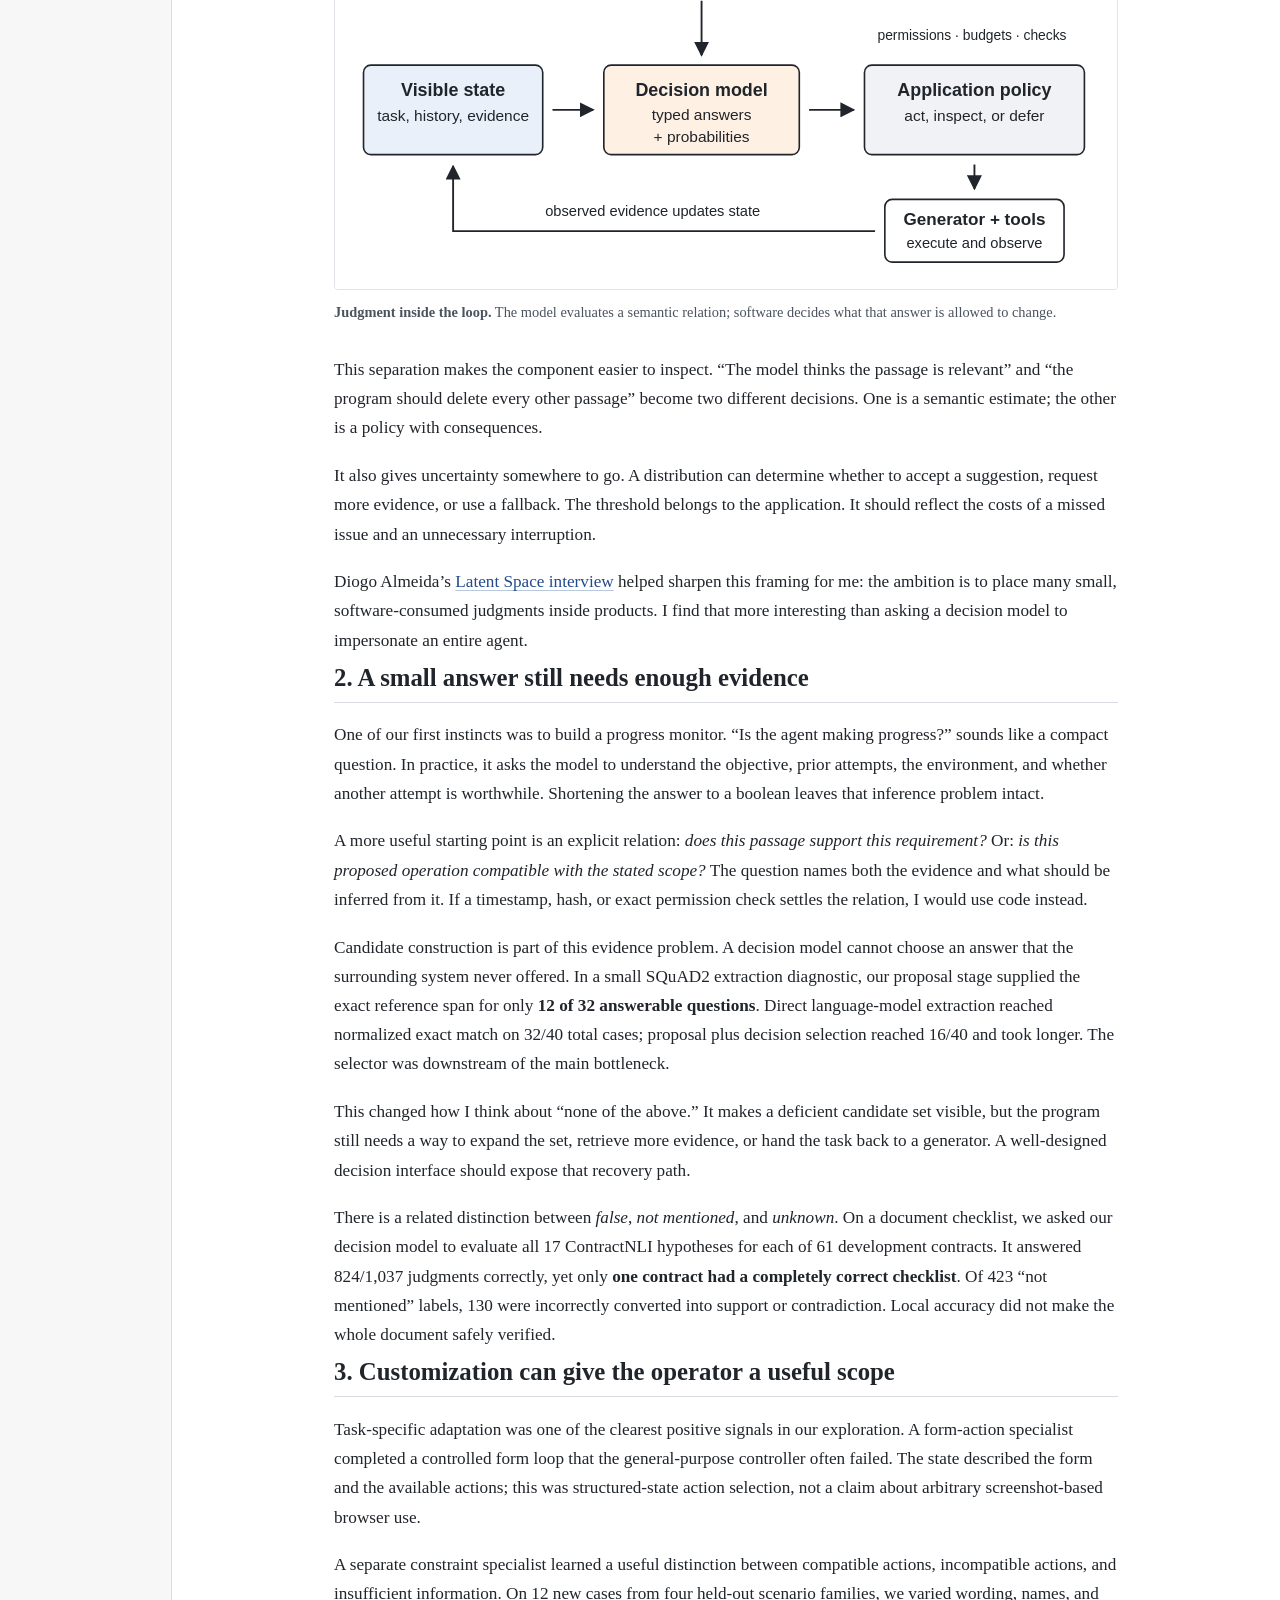
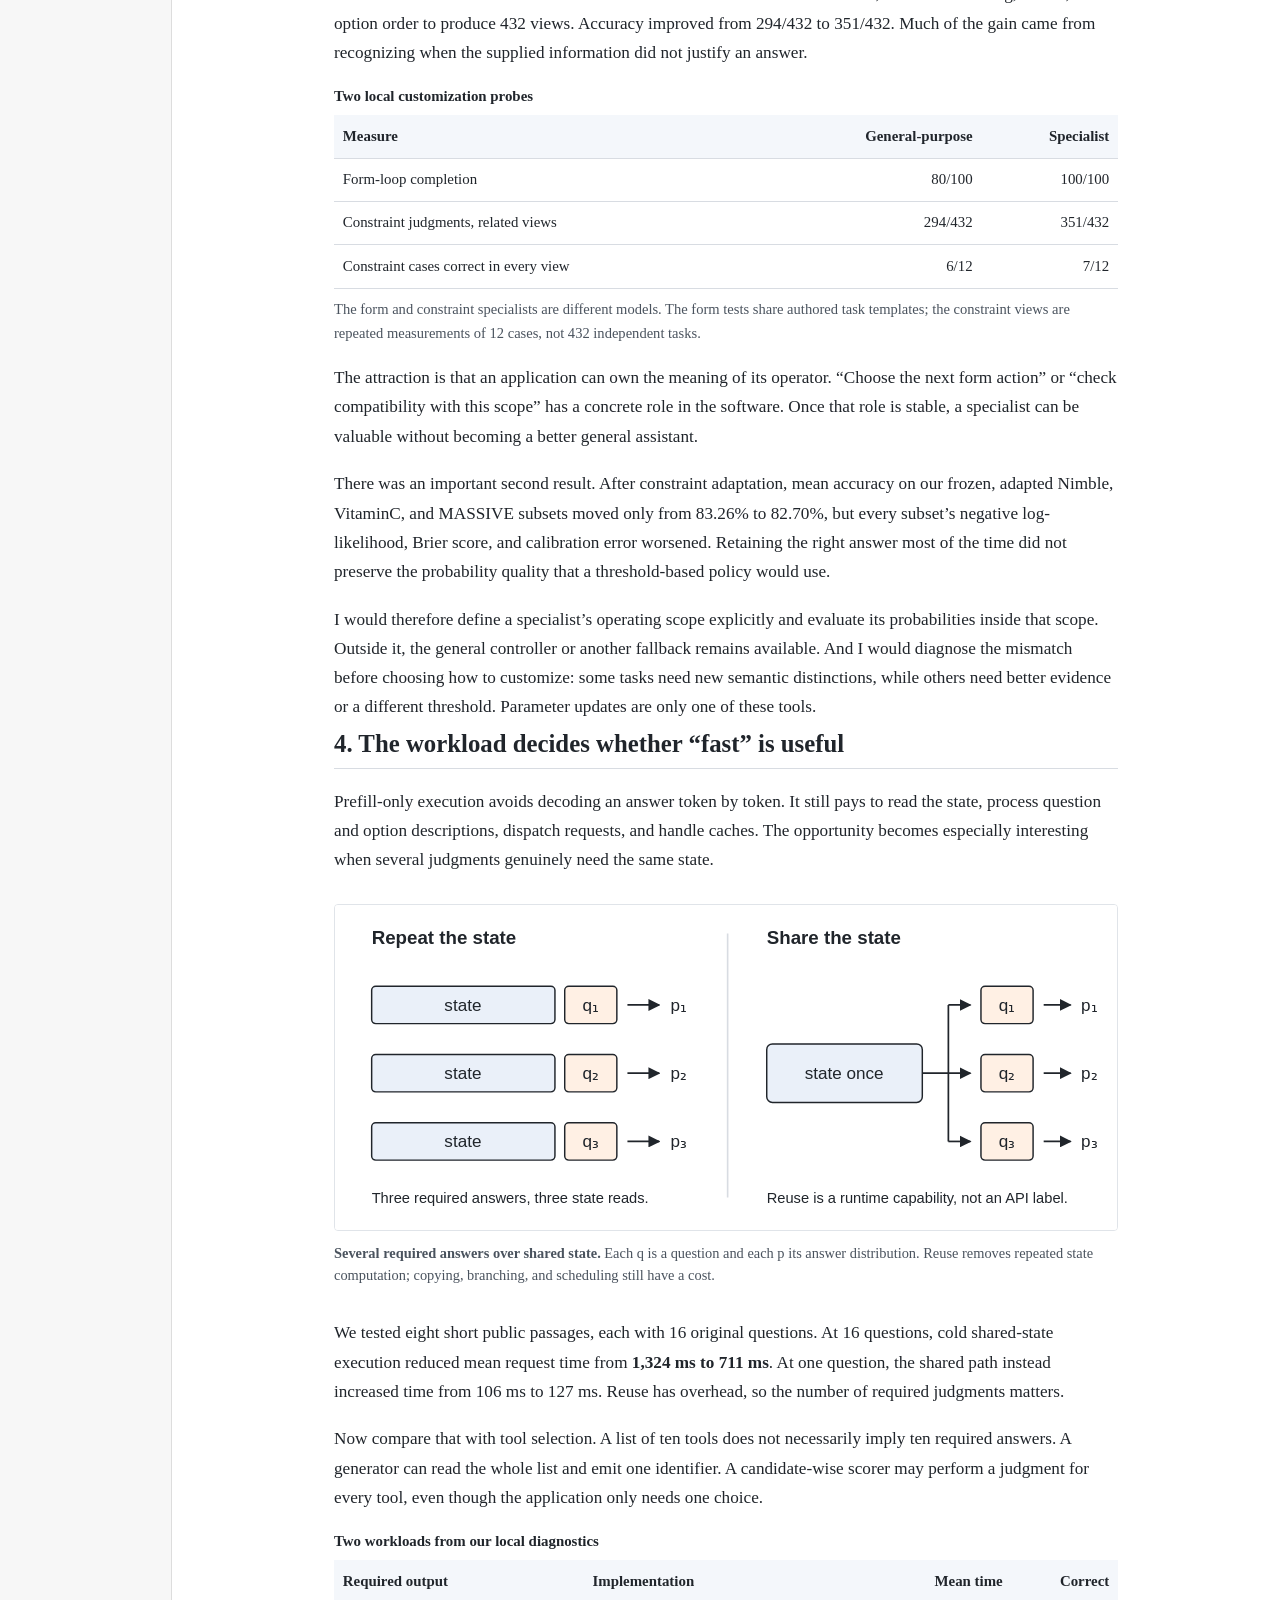
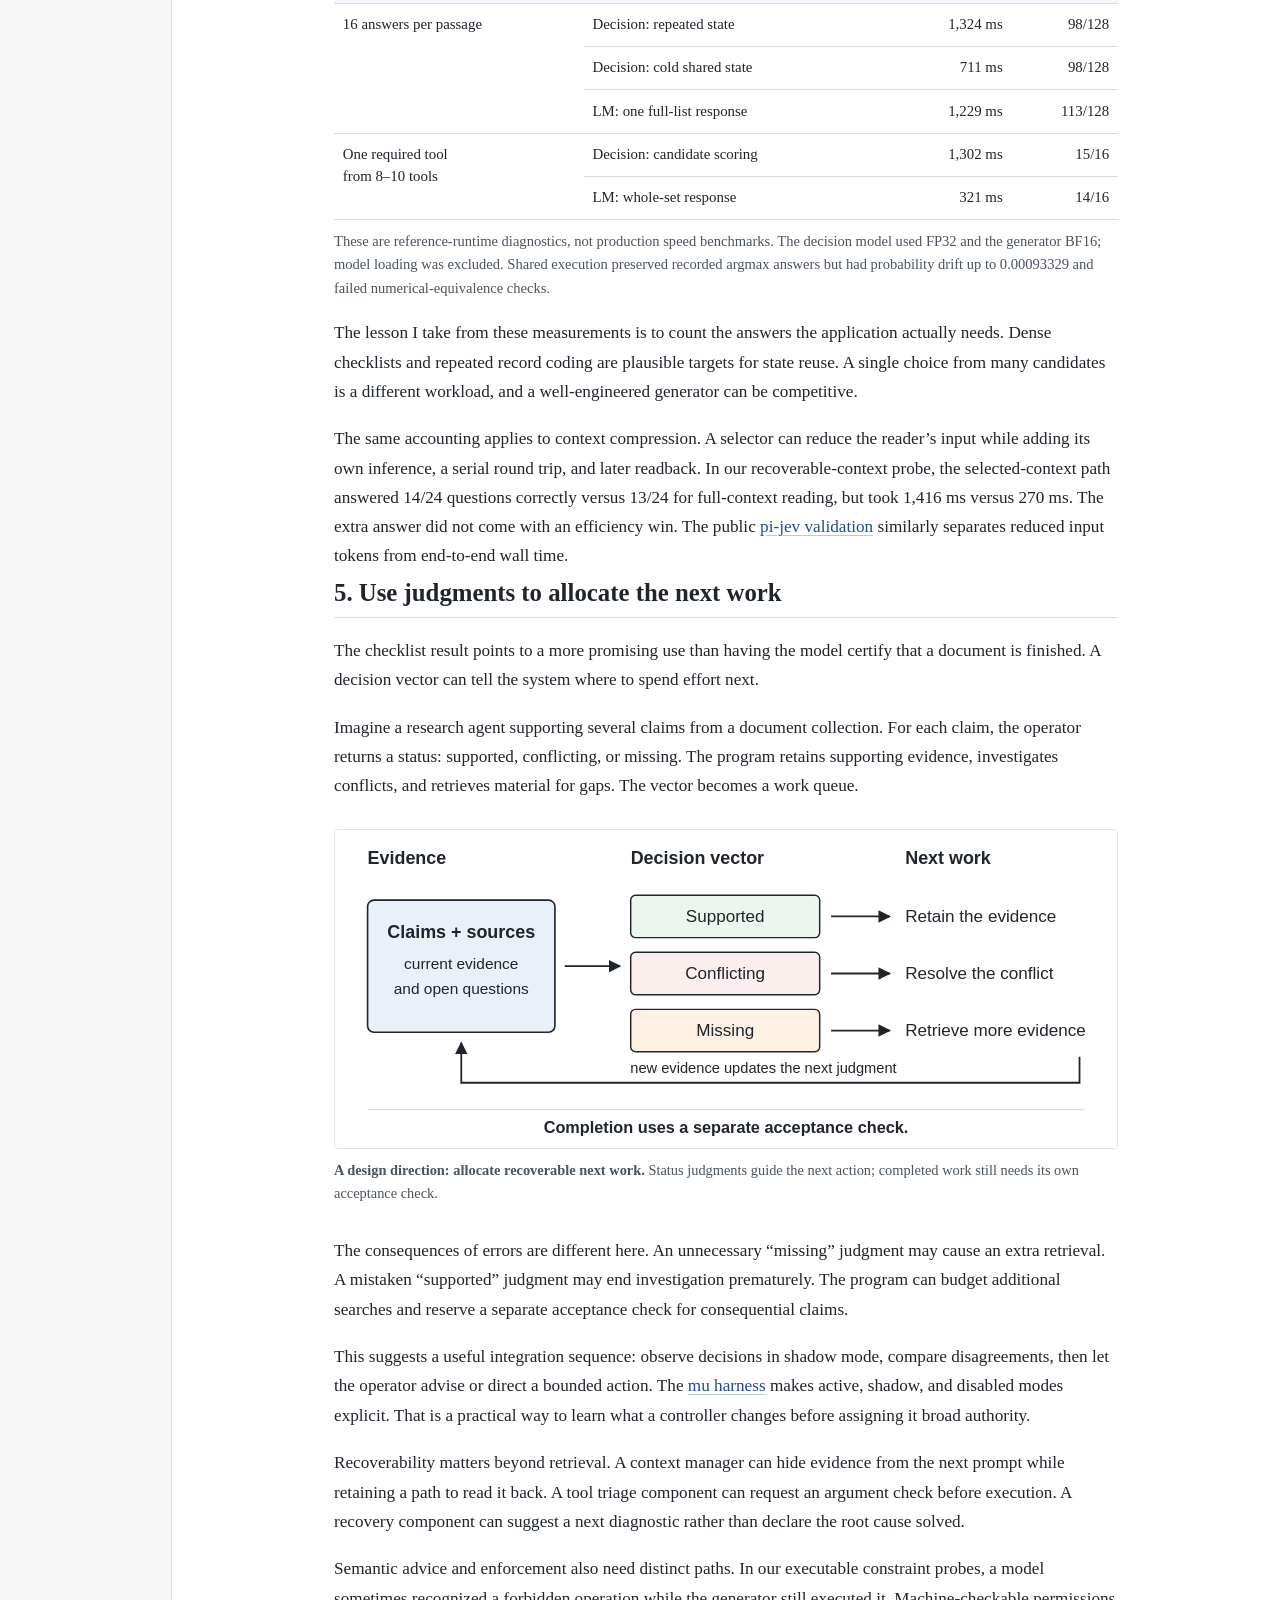
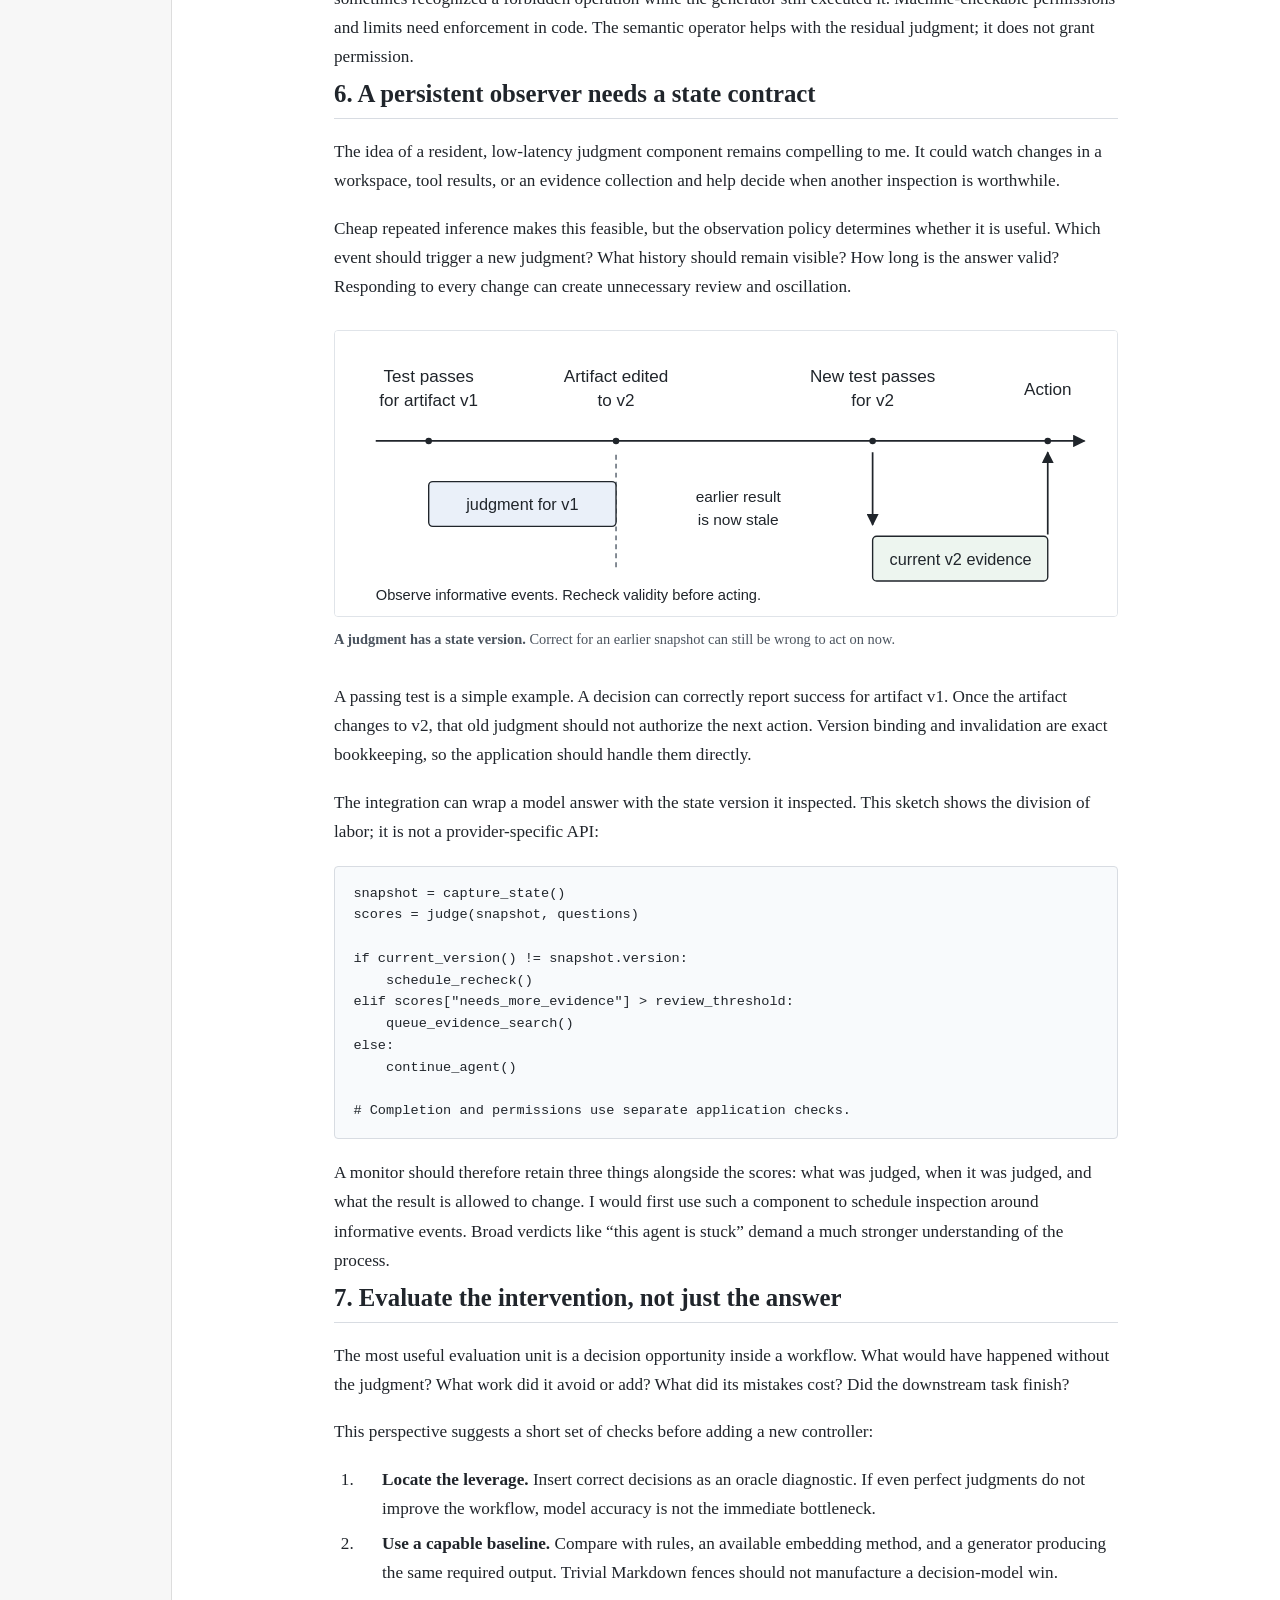
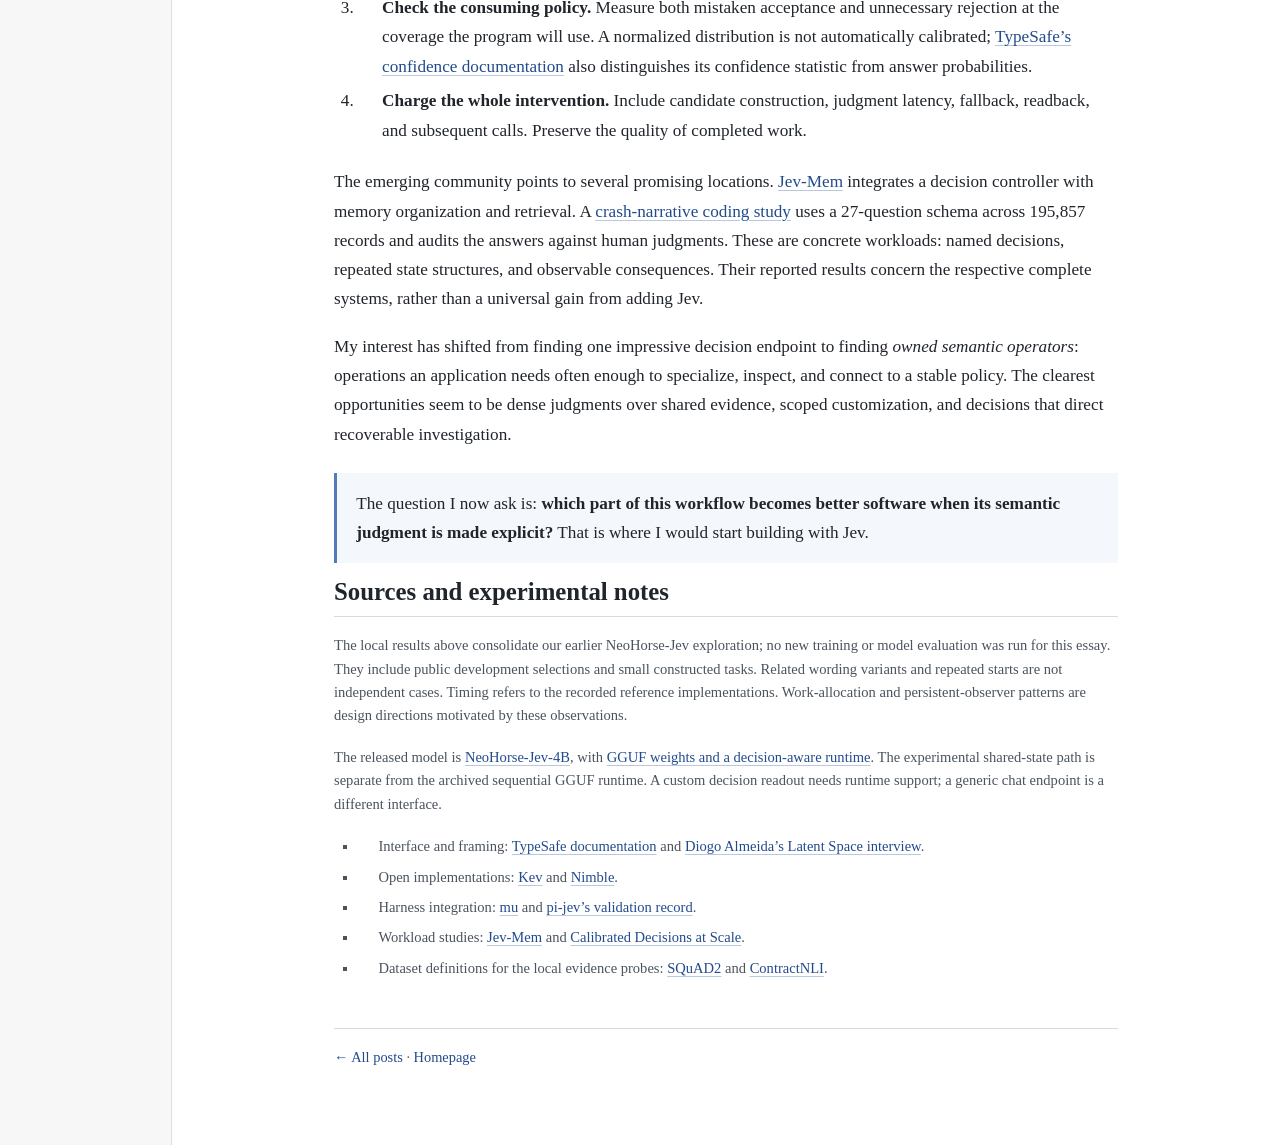
<file: blog/jev-agent-control-plane.html>
<!DOCTYPE html>
<html lang="en">
<head>
  <meta charset="utf-8" />
  <meta name="viewport" content="width=device-width, initial-scale=1" />
  <meta name="description" content="A perspective on Jev-style decision models inside agent loops, informed by NeoHorse-Jev experiments on customization, evidence, workload, and software policy." />
  <meta name="author" content="Zehua Pei" />
  <script type="application/ld+json">
  {
    "@context": "https://schema.org",
    "@type": "BlogPosting",
    "@id": "https://jarvispei.github.io/blog/jev-agent-control-plane.html#article",
    "headline": "Where Jev Fits in an Agent Loop",
    "description": "Fast semantic judgments, useful software policies, and lessons from building NeoHorse-Jev.",
    "url": "https://jarvispei.github.io/blog/jev-agent-control-plane.html",
    "mainEntityOfPage": "https://jarvispei.github.io/blog/jev-agent-control-plane.html",
    "image": "https://jarvispei.github.io/figures/blog/jev-control-plane-social.png",
    "datePublished": "2026-10-02",
    "inLanguage": "en",
    "author": {"@type": "Person", "@id": "https://jarvispei.github.io/#person", "name": "Zehua Pei", "url": "https://jarvispei.github.io/"}
  }
  </script>
  <link rel="canonical" href="https://jarvispei.github.io/blog/jev-agent-control-plane.html" />
  <link rel="alternate" hreflang="en" href="https://jarvispei.github.io/blog/jev-agent-control-plane.html" />
  <link rel="alternate" hreflang="zh-CN" href="https://jarvispei.github.io/blog/jev-agent-control-plane-zh.html" />
  <link rel="alternate" hreflang="x-default" href="https://jarvispei.github.io/blog/jev-agent-control-plane.html" />
  <meta property="og:type" content="article" />
  <meta property="og:title" content="Where Jev Fits in an Agent Loop" />
  <meta property="og:description" content="A perspective from building NeoHorse-Jev: evidence, shared-state workloads, customization, and useful software policies." />
  <meta property="og:url" content="https://jarvispei.github.io/blog/jev-agent-control-plane.html" />
  <meta property="og:image" content="https://jarvispei.github.io/figures/blog/jev-control-plane-social.png" />
  <meta property="og:image:width" content="1200" />
  <meta property="og:image:height" content="630" />
  <meta property="og:image:alt" content="A decision model inside an agent loop, connecting visible state to application policy and execution." />
  <meta property="article:published_time" content="2026-10-02" />
  <meta name="twitter:card" content="summary_large_image" />
  <meta name="twitter:title" content="Where Jev Fits in an Agent Loop" />
  <meta name="twitter:description" content="Fast semantic judgments, useful software policies, and lessons from building NeoHorse-Jev." />
  <meta name="twitter:image" content="https://jarvispei.github.io/figures/blog/jev-control-plane-social.png" />
  <meta name="twitter:image:alt" content="A decision model inside the agent control plane." />
  <link rel="stylesheet" href="../jemdoc.css" />
  <link rel="stylesheet" href="../css/myMiddle.css" />
  <link rel="stylesheet" href="../css/blog.css?v=20261026-bilingual" />
  <link rel="shortcut icon" href="../cuhk_logo.png" />
  <script src="../profile-links.js" defer></script>
  <title>Where Jev Fits in an Agent Loop — Zehua Pei</title>
</head>
<body class="blog-page">
<a class="skip-link" href="#layout-content">Skip to content</a>
<div class="blog-shell">
  <nav id="layout-menu" aria-label="Main navigation">
    <div class="menu-category">Zehua Pei</div>
    <div class="page-links">
      <div class="menu-item"><a href="../index.html">Home</a></div>
      <div class="menu-item"><a href="../publications.html">Publications</a></div>
      <div class="menu-item"><a href="../software.html">Software</a></div>
      <div class="menu-item"><a href="../blog.html" class="current" aria-current="page">Blog</a></div>
    </div>
    <div class="profile-menu">
      <div class="menu-category">Profiles</div>
      <div class="menu-item"><a href="https://scholar.google.com/citations?user=FjZurHkAAAAJ">Google&nbsp;Scholar</a></div>
      <div class="menu-item"><a href="https://github.com/JarvisPei">GitHub</a></div>
      <div class="menu-item"><a href="https://www.linkedin.com/in/zehua-pei-4798a21a7/">LinkedIn</a></div>
    </div>
  </nav>
  <main id="layout-content">
    <header class="article-header">
      <a class="back-link" href="../blog.html">← All posts</a>
      <nav class="language-switch" aria-label="Article language"><a href="jev-agent-control-plane.html" lang="en" hreflang="en" aria-current="page">English</a><span aria-hidden="true"> / </span><a href="jev-agent-control-plane-zh.html" lang="zh-CN" hreflang="zh-CN">中文</a></nav>
      <p class="post-meta"><time datetime="2026-10-02">October 2, 2026</time></p>
      <h1>Where Jev Fits in an Agent Loop</h1>
      <p class="subtitle">Fast semantic judgments, useful software policies, and what I learned from building NeoHorse-Jev.</p>
      <p class="post-meta">Zehua Pei · Experiments with the NeoHorse Team</p>
    </header>
    <article class="blog-article">
      <p class="lead">A surprising amount of agent engineering happens between the obvious steps. We know how to call a model, execute a tool, and store its result. The awkward part is deciding whether a passage is relevant, whether an error deserves another attempt, or whether the latest evidence is enough to move on.</p>
      <p>Some of these questions belong in ordinary code. A missing file is a missing file. Others depend on meaning, and writing a reliable rule becomes difficult. Calling a large language model for every such judgment works, but it can put generation, parsing, and another round trip on the critical path of a small decision.</p>
      <p>This is why <a href="https://docs.typesafe.ai/introduction">Jev</a> caught my attention. Its interface takes a state and typed questions, then returns answers and probability distributions that a program can consume. While developing <a href="https://huggingface.co/TokenRhythm/NeoHorse-Jev-4B">NeoHorse-Jev-4B</a>, we explored what that interface could contribute to an existing agent loop: form actions, constraints, recovery, context selection, semantic screening, and several questions over a shared state.</p>
      <div class="thesis"><p>My working view is that decision models can become <strong>programmable semantic operators in an agent’s control plane</strong>. Their value depends on three things: the evidence they can see, the work they are asked to perform, and the policy that turns their answers into actions.</p></div>
      <p>By <em>control plane</em>, I mean the part of the system that determines what work happens next. The generator writes the patch or answer; tools act on the environment; the control plane decides what to read, where to spend effort, and when to ask for another check.</p>

      <details class="article-toc" open>
        <summary>In this essay</summary>
        <ol>
          <li><a href="#interface">Make the judgment a callable operation</a></li>
          <li><a href="#evidence">A small answer still needs enough evidence</a></li>
          <li><a href="#customization">Customization can give the operator a useful scope</a></li>
          <li><a href="#workload">The workload decides whether “fast” is useful</a></li>
          <li><a href="#allocation">Use judgments to allocate the next work</a></li>
          <li><a href="#monitoring">A persistent observer needs a state contract</a></li>
          <li><a href="#evaluation">Evaluate the intervention, not just the answer</a></li>
        </ol>
      </details>

      <section aria-labelledby="interface">
        <h2 id="interface">1. Make the judgment a callable operation</h2>
        <p>The useful abstraction is simple: describe the visible state, name the question, and specify the alternatives. A tool selector can ask which available tool fits the request. A context manager can ask whether a passage supports a requirement. A monitor can ask whether the current evidence warrants further inspection.</p>
        <p>The same interface can support binary judgments, choices, and ordered ratings. Different implementations sit behind it: <a href="https://github.com/jaredpalmer/kev">Kev</a> uses a pointer-style readout over an adapted language model, while <a href="https://github.com/bespokelabsai/nimble">Nimble</a> documents direct answer-token scoring. The API shape and the execution strategy are separate choices. Exposing a decision endpoint does not by itself mean the runtime shares context across questions.</p>
        <figure>
          <div class="figure-scroll"><a href="../figures/blog/jev-control-plane.svg" target="_blank" rel="noopener noreferrer" aria-label="Open the agent control-plane diagram at full size"><img src="../figures/blog/jev-control-plane.svg" width="960" height="420" alt="Visible state feeds a decision model, whose answers feed application policy. Policy directs the generator and tools, and observed results update the state." /></a></div>
          <figcaption><span class="figure-help">Swipe to inspect the diagram, or tap to open it.</span><strong>Judgment inside the loop.</strong> The model evaluates a semantic relation; software decides what that answer is allowed to change.</figcaption>
        </figure>
        <p>This separation makes the component easier to inspect. “The model thinks the passage is relevant” and “the program should delete every other passage” become two different decisions. One is a semantic estimate; the other is a policy with consequences.</p>
        <p>It also gives uncertainty somewhere to go. A distribution can determine whether to accept a suggestion, request more evidence, or use a fallback. The threshold belongs to the application. It should reflect the costs of a missed issue and an unnecessary interruption.</p>
        <p>Diogo Almeida’s <a href="https://www.latent.space/p/jev">Latent Space interview</a> helped sharpen this framing for me: the ambition is to place many small, software-consumed judgments inside products. I find that more interesting than asking a decision model to impersonate an entire agent.</p>
      </section>

      <section aria-labelledby="evidence">
        <h2 id="evidence">2. A small answer still needs enough evidence</h2>
        <p>One of our first instincts was to build a progress monitor. “Is the agent making progress?” sounds like a compact question. In practice, it asks the model to understand the objective, prior attempts, the environment, and whether another attempt is worthwhile. Shortening the answer to a boolean leaves that inference problem intact.</p>
        <p>A more useful starting point is an explicit relation: <em>does this passage support this requirement?</em> Or: <em>is this proposed operation compatible with the stated scope?</em> The question names both the evidence and what should be inferred from it. If a timestamp, hash, or exact permission check settles the relation, I would use code instead.</p>
        <p>Candidate construction is part of this evidence problem. A decision model cannot choose an answer that the surrounding system never offered. In a small SQuAD2 extraction diagnostic, our proposal stage supplied the exact reference span for only <strong>12 of 32 answerable questions</strong>. Direct language-model extraction reached normalized exact match on 32/40 total cases; proposal plus decision selection reached 16/40 and took longer. The selector was downstream of the main bottleneck.</p>
        <p>This changed how I think about “none of the above.” It makes a deficient candidate set visible, but the program still needs a way to expand the set, retrieve more evidence, or hand the task back to a generator. A well-designed decision interface should expose that recovery path.</p>
        <p>There is a related distinction between <em>false</em>, <em>not mentioned</em>, and <em>unknown</em>. On a document checklist, we asked our decision model to evaluate all 17 ContractNLI hypotheses for each of 61 development contracts. It answered 824/1,037 judgments correctly, yet only <strong>one contract had a completely correct checklist</strong>. Of 423 “not mentioned” labels, 130 were incorrectly converted into support or contradiction. Local accuracy did not make the whole document safely verified.</p>
      </section>

      <section aria-labelledby="customization">
        <h2 id="customization">3. Customization can give the operator a useful scope</h2>
        <p>Task-specific adaptation was one of the clearest positive signals in our exploration. A form-action specialist completed a controlled form loop that the general-purpose controller often failed. The state described the form and the available actions; this was structured-state action selection, not a claim about arbitrary screenshot-based browser use.</p>
        <p>A separate constraint specialist learned a useful distinction between compatible actions, incompatible actions, and insufficient information. On 12 new cases from four held-out scenario families, we varied wording, names, and option order to produce 432 views. Accuracy improved from 294/432 to 351/432. Much of the gain came from recognizing when the supplied information did not justify an answer.</p>
        <div class="table-scroll">
          <table>
            <caption>Two local customization probes</caption>
            <thead><tr><th scope="col">Measure</th><th scope="col" class="numeric">General-purpose</th><th scope="col" class="numeric">Specialist</th></tr></thead>
            <tbody>
              <tr><th scope="row">Form-loop completion</th><td class="numeric">80/100</td><td class="numeric">100/100</td></tr>
              <tr><th scope="row">Constraint judgments, related views</th><td class="numeric">294/432</td><td class="numeric">351/432</td></tr>
              <tr><th scope="row">Constraint cases correct in every view</th><td class="numeric">6/12</td><td class="numeric">7/12</td></tr>
            </tbody>
          </table>
        </div>
        <p class="note">The form and constraint specialists are different models. The form tests share authored task templates; the constraint views are repeated measurements of 12 cases, not 432 independent tasks.</p>
        <p>The attraction is that an application can own the meaning of its operator. “Choose the next form action” or “check compatibility with this scope” has a concrete role in the software. Once that role is stable, a specialist can be valuable without becoming a better general assistant.</p>
        <p>There was an important second result. After constraint adaptation, mean accuracy on our frozen, adapted Nimble, VitaminC, and MASSIVE subsets moved only from 83.26% to 82.70%, but every subset’s negative log-likelihood, Brier score, and calibration error worsened. Retaining the right answer most of the time did not preserve the probability quality that a threshold-based policy would use.</p>
        <p>I would therefore define a specialist’s operating scope explicitly and evaluate its probabilities inside that scope. Outside it, the general controller or another fallback remains available. And I would diagnose the mismatch before choosing how to customize: some tasks need new semantic distinctions, while others need better evidence or a different threshold. Parameter updates are only one of these tools.</p>
      </section>

      <section aria-labelledby="workload">
        <h2 id="workload">4. The workload decides whether “fast” is useful</h2>
        <p>Prefill-only execution avoids decoding an answer token by token. It still pays to read the state, process question and option descriptions, dispatch requests, and handle caches. The opportunity becomes especially interesting when several judgments genuinely need the same state.</p>
        <figure>
          <div class="figure-scroll"><a href="../figures/blog/jev-shared-state.svg" target="_blank" rel="noopener noreferrer" aria-label="Open the shared-state diagram at full size"><img src="../figures/blog/jev-shared-state.svg" width="960" height="400" alt="Repeated processing reads the state separately for each question. Shared processing reads the state once and branches into question-specific work." /></a></div>
          <figcaption><span class="figure-help">Swipe to inspect the diagram, or tap to open it.</span><strong>Several required answers over shared state.</strong> Each q is a question and each p its answer distribution. Reuse removes repeated state computation; copying, branching, and scheduling still have a cost.</figcaption>
        </figure>
        <p>We tested eight short public passages, each with 16 original questions. At 16 questions, cold shared-state execution reduced mean request time from <strong>1,324 ms to 711 ms</strong>. At one question, the shared path instead increased time from 106 ms to 127 ms. Reuse has overhead, so the number of required judgments matters.</p>
        <p>Now compare that with tool selection. A list of ten tools does not necessarily imply ten required answers. A generator can read the whole list and emit one identifier. A candidate-wise scorer may perform a judgment for every tool, even though the application only needs one choice.</p>
        <div class="table-scroll">
          <table>
            <caption>Two workloads from our local diagnostics</caption>
            <thead><tr><th scope="col">Required output</th><th scope="col">Implementation</th><th scope="col" class="numeric">Mean time</th><th scope="col" class="numeric">Correct</th></tr></thead>
            <tbody>
              <tr><th scope="row" rowspan="3">16 answers per passage</th><td>Decision: repeated state</td><td class="numeric">1,324 ms</td><td class="numeric">98/128</td></tr>
              <tr><td>Decision: cold shared state</td><td class="numeric">711 ms</td><td class="numeric">98/128</td></tr>
              <tr><td>LM: one full-list response</td><td class="numeric">1,229 ms</td><td class="numeric">113/128</td></tr>
              <tr><th scope="row" rowspan="2">One required tool<br />from 8–10 tools</th><td>Decision: candidate scoring</td><td class="numeric">1,302 ms</td><td class="numeric">15/16</td></tr>
              <tr><td>LM: whole-set response</td><td class="numeric">321 ms</td><td class="numeric">14/16</td></tr>
            </tbody>
          </table>
        </div>
        <p class="note">These are reference-runtime diagnostics, not production speed benchmarks. The decision model used FP32 and the generator BF16; model loading was excluded. Shared execution preserved recorded argmax answers but had probability drift up to 0.00093329 and failed numerical-equivalence checks.</p>
        <p>The lesson I take from these measurements is to count the answers the application actually needs. Dense checklists and repeated record coding are plausible targets for state reuse. A single choice from many candidates is a different workload, and a well-engineered generator can be competitive.</p>
        <p>The same accounting applies to context compression. A selector can reduce the reader’s input while adding its own inference, a serial round trip, and later readback. In our recoverable-context probe, the selected-context path answered 14/24 questions correctly versus 13/24 for full-context reading, but took 1,416 ms versus 270 ms. The extra answer did not come with an efficiency win. The public <a href="https://github.com/madeye/pi-jev/blob/main/VALIDATION.md">pi-jev validation</a> similarly separates reduced input tokens from end-to-end wall time.</p>
      </section>

      <section aria-labelledby="allocation">
        <h2 id="allocation">5. Use judgments to allocate the next work</h2>
        <p>The checklist result points to a more promising use than having the model certify that a document is finished. A decision vector can tell the system where to spend effort next.</p>
        <p>Imagine a research agent supporting several claims from a document collection. For each claim, the operator returns a status: supported, conflicting, or missing. The program retains supporting evidence, investigates conflicts, and retrieves material for gaps. The vector becomes a work queue.</p>
        <figure>
          <div class="figure-scroll"><a href="../figures/blog/jev-work-allocation.svg" target="_blank" rel="noopener noreferrer" aria-label="Open the work-allocation diagram at full size"><img src="../figures/blog/jev-work-allocation.svg" width="960" height="390" alt="Evidence-status judgments direct retaining sources, resolving conflicts, or retrieving more evidence. New evidence returns to the next judgment, and completion uses a separate acceptance check." /></a></div>
          <figcaption><span class="figure-help">Swipe to inspect the diagram, or tap to open it.</span><strong>A design direction: allocate recoverable next work.</strong> Status judgments guide the next action; completed work still needs its own acceptance check.</figcaption>
        </figure>
        <p>The consequences of errors are different here. An unnecessary “missing” judgment may cause an extra retrieval. A mistaken “supported” judgment may end investigation prematurely. The program can budget additional searches and reserve a separate acceptance check for consequential claims.</p>
        <p>This suggests a useful integration sequence: observe decisions in shadow mode, compare disagreements, then let the operator advise or direct a bounded action. The <a href="https://github.com/qybaihe/mu">mu harness</a> makes active, shadow, and disabled modes explicit. That is a practical way to learn what a controller changes before assigning it broad authority.</p>
        <p>Recoverability matters beyond retrieval. A context manager can hide evidence from the next prompt while retaining a path to read it back. A tool triage component can request an argument check before execution. A recovery component can suggest a next diagnostic rather than declare the root cause solved.</p>
        <p>Semantic advice and enforcement also need distinct paths. In our executable constraint probes, a model sometimes recognized a forbidden operation while the generator still executed it. Machine-checkable permissions and limits need enforcement in code. The semantic operator helps with the residual judgment; it does not grant permission.</p>
      </section>

      <section aria-labelledby="monitoring">
        <h2 id="monitoring">6. A persistent observer needs a state contract</h2>
        <p>The idea of a resident, low-latency judgment component remains compelling to me. It could watch changes in a workspace, tool results, or an evidence collection and help decide when another inspection is worthwhile.</p>
        <p>Cheap repeated inference makes this feasible, but the observation policy determines whether it is useful. Which event should trigger a new judgment? What history should remain visible? How long is the answer valid? Responding to every change can create unnecessary review and oscillation.</p>
        <figure>
          <div class="figure-scroll"><a href="../figures/blog/jev-state-validity.svg" target="_blank" rel="noopener noreferrer" aria-label="Open the state-validity timeline at full size"><img src="../figures/blog/jev-state-validity.svg" width="960" height="350" alt="A passing test for artifact version one becomes stale after an edit to version two. A new test for version two provides current evidence before action." /></a></div>
          <figcaption><span class="figure-help">Swipe to inspect the diagram, or tap to open it.</span><strong>A judgment has a state version.</strong> Correct for an earlier snapshot can still be wrong to act on now.</figcaption>
        </figure>
        <p>A passing test is a simple example. A decision can correctly report success for artifact v1. Once the artifact changes to v2, that old judgment should not authorize the next action. Version binding and invalidation are exact bookkeeping, so the application should handle them directly.</p>
        <p>The integration can wrap a model answer with the state version it inspected. This sketch shows the division of labor; it is not a provider-specific API:</p>
        <pre><code>snapshot = capture_state()
scores = judge(snapshot, questions)

if current_version() != snapshot.version:
    schedule_recheck()
elif scores["needs_more_evidence"] &gt; review_threshold:
    queue_evidence_search()
else:
    continue_agent()

# Completion and permissions use separate application checks.</code></pre>
        <p>A monitor should therefore retain three things alongside the scores: what was judged, when it was judged, and what the result is allowed to change. I would first use such a component to schedule inspection around informative events. Broad verdicts like “this agent is stuck” demand a much stronger understanding of the process.</p>
      </section>

      <section aria-labelledby="evaluation">
        <h2 id="evaluation">7. Evaluate the intervention, not just the answer</h2>
        <p>The most useful evaluation unit is a decision opportunity inside a workflow. What would have happened without the judgment? What work did it avoid or add? What did its mistakes cost? Did the downstream task finish?</p>
        <p>This perspective suggests a short set of checks before adding a new controller:</p>
        <ol>
          <li><strong>Locate the leverage.</strong> Insert correct decisions as an oracle diagnostic. If even perfect judgments do not improve the workflow, model accuracy is not the immediate bottleneck.</li>
          <li><strong>Use a capable baseline.</strong> Compare with rules, an available embedding method, and a generator producing the same required output. Trivial Markdown fences should not manufacture a decision-model win.</li>
          <li><strong>Check the consuming policy.</strong> Measure both mistaken acceptance and unnecessary rejection at the coverage the program will use. A normalized distribution is not automatically calibrated; <a href="https://docs.typesafe.ai/confidence">TypeSafe’s confidence documentation</a> also distinguishes its confidence statistic from answer probabilities.</li>
          <li><strong>Charge the whole intervention.</strong> Include candidate construction, judgment latency, fallback, readback, and subsequent calls. Preserve the quality of completed work.</li>
        </ol>
        <p>The emerging community points to several promising locations. <a href="https://arxiv.org/abs/2609.23986">Jev-Mem</a> integrates a decision controller with memory organization and retrieval. A <a href="https://arxiv.org/abs/2609.24052">crash-narrative coding study</a> uses a 27-question schema across 195,857 records and audits the answers against human judgments. These are concrete workloads: named decisions, repeated state structures, and observable consequences. Their reported results concern the respective complete systems, rather than a universal gain from adding Jev.</p>
        <p>My interest has shifted from finding one impressive decision endpoint to finding <em>owned semantic operators</em>: operations an application needs often enough to specialize, inspect, and connect to a stable policy. The clearest opportunities seem to be dense judgments over shared evidence, scoped customization, and decisions that direct recoverable investigation.</p>
        <div class="thesis"><p>The question I now ask is: <strong>which part of this workflow becomes better software when its semantic judgment is made explicit?</strong> That is where I would start building with Jev.</p></div>
      </section>

      <section aria-labelledby="notes">
        <h2 id="notes">Sources and experimental notes</h2>
        <p class="note">The local results above consolidate our earlier NeoHorse-Jev exploration; no new training or model evaluation was run for this essay. They include public development selections and small constructed tasks. Related wording variants and repeated starts are not independent cases. Timing refers to the recorded reference implementations. Work-allocation and persistent-observer patterns are design directions motivated by these observations.</p>
        <p class="note">The released model is <a href="https://huggingface.co/TokenRhythm/NeoHorse-Jev-4B">NeoHorse-Jev-4B</a>, with <a href="https://huggingface.co/TokenRhythm/NeoHorse-Jev-4B-GGUF">GGUF weights and a decision-aware runtime</a>. The experimental shared-state path is separate from the archived sequential GGUF runtime. A custom decision readout needs runtime support; a generic chat endpoint is a different interface.</p>
        <ul class="note">
          <li>Interface and framing: <a href="https://docs.typesafe.ai/introduction">TypeSafe documentation</a> and <a href="https://www.latent.space/p/jev">Diogo Almeida’s Latent Space interview</a>.</li>
          <li>Open implementations: <a href="https://github.com/jaredpalmer/kev">Kev</a> and <a href="https://github.com/bespokelabsai/nimble">Nimble</a>.</li>
          <li>Harness integration: <a href="https://github.com/qybaihe/mu">mu</a> and <a href="https://github.com/madeye/pi-jev/blob/main/VALIDATION.md">pi-jev’s validation record</a>.</li>
          <li>Workload studies: <a href="https://arxiv.org/abs/2609.23986">Jev-Mem</a> and <a href="https://arxiv.org/abs/2609.24052">Calibrated Decisions at Scale</a>.</li>
          <li>Dataset definitions for the local evidence probes: <a href="https://aclanthology.org/P18-2124/">SQuAD2</a> and <a href="https://aclanthology.org/2021.findings-emnlp.164/">ContractNLI</a>.</li>
        </ul>
      </section>
    </article>
    <footer class="blog-footer"><p><a href="../blog.html">← All posts</a> · <a href="../index.html">Homepage</a></p></footer>
  </main>
</div>
</body>
</html>
</file>
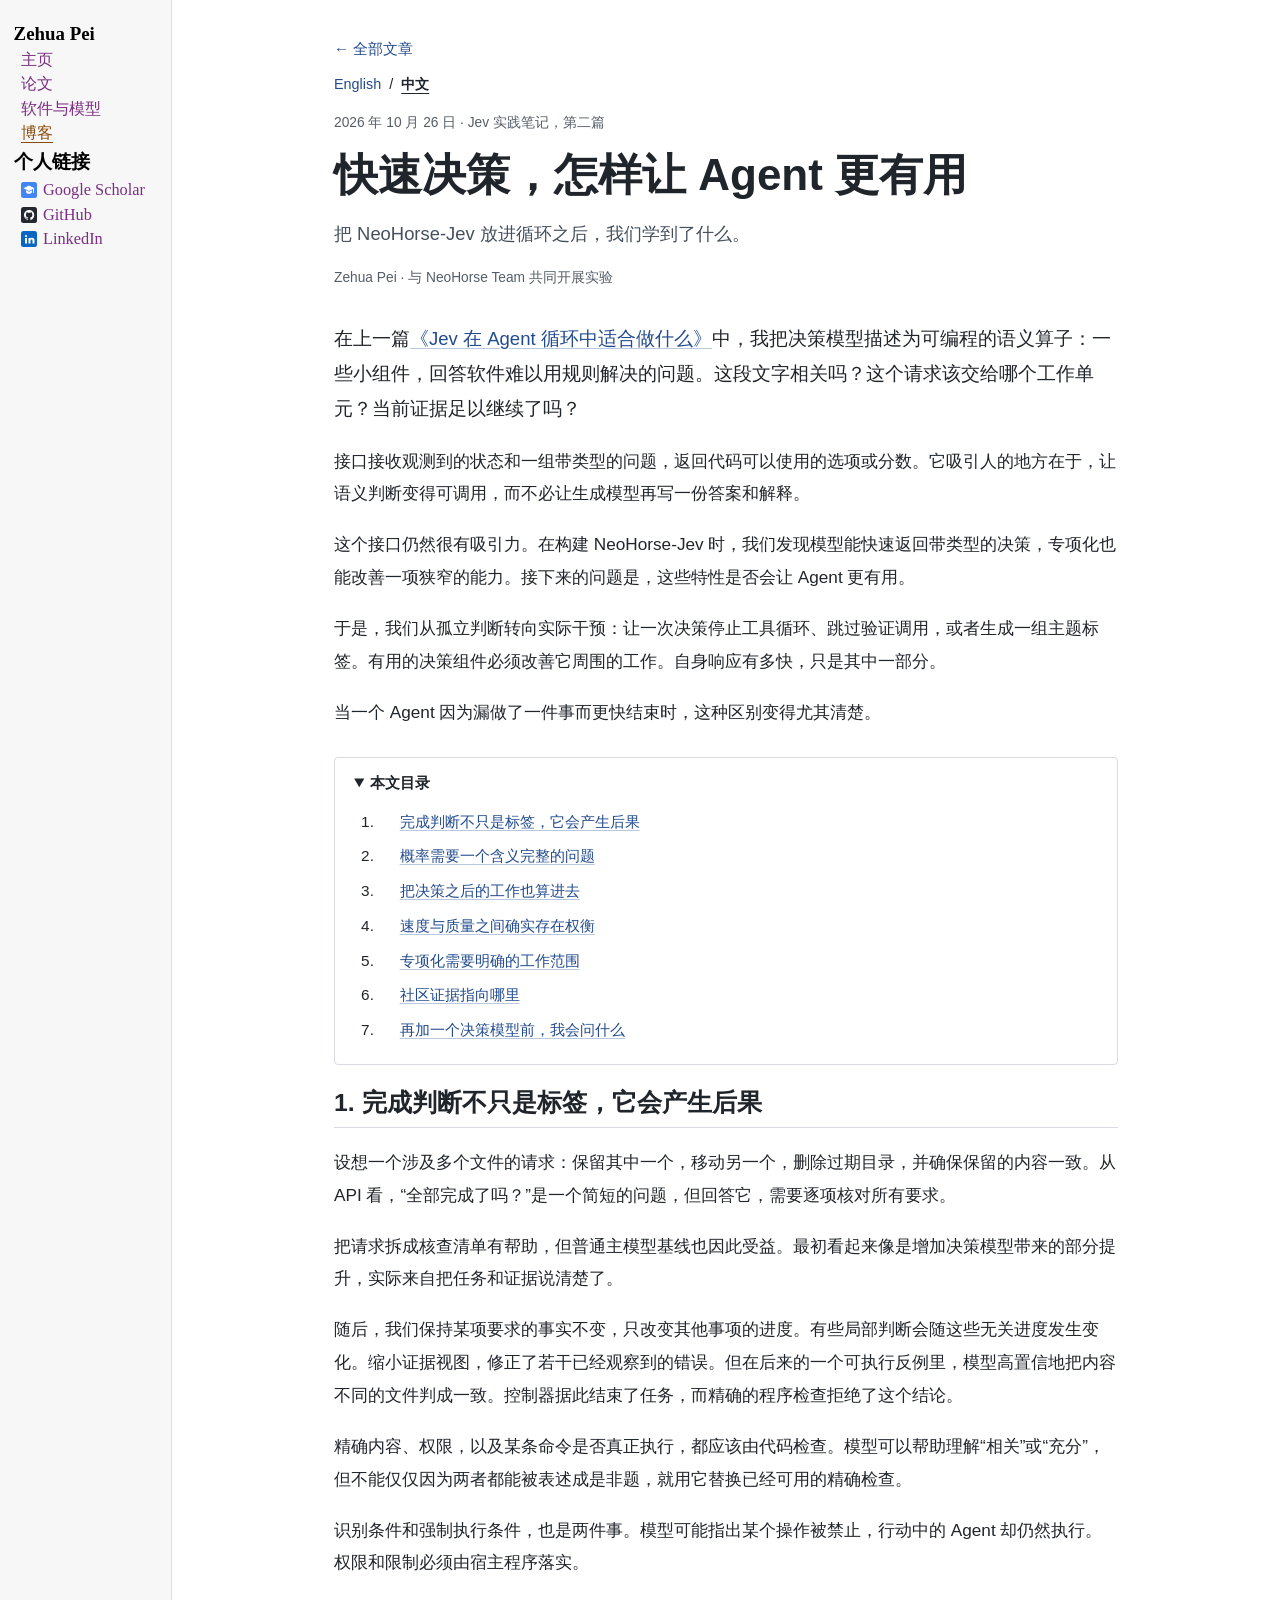
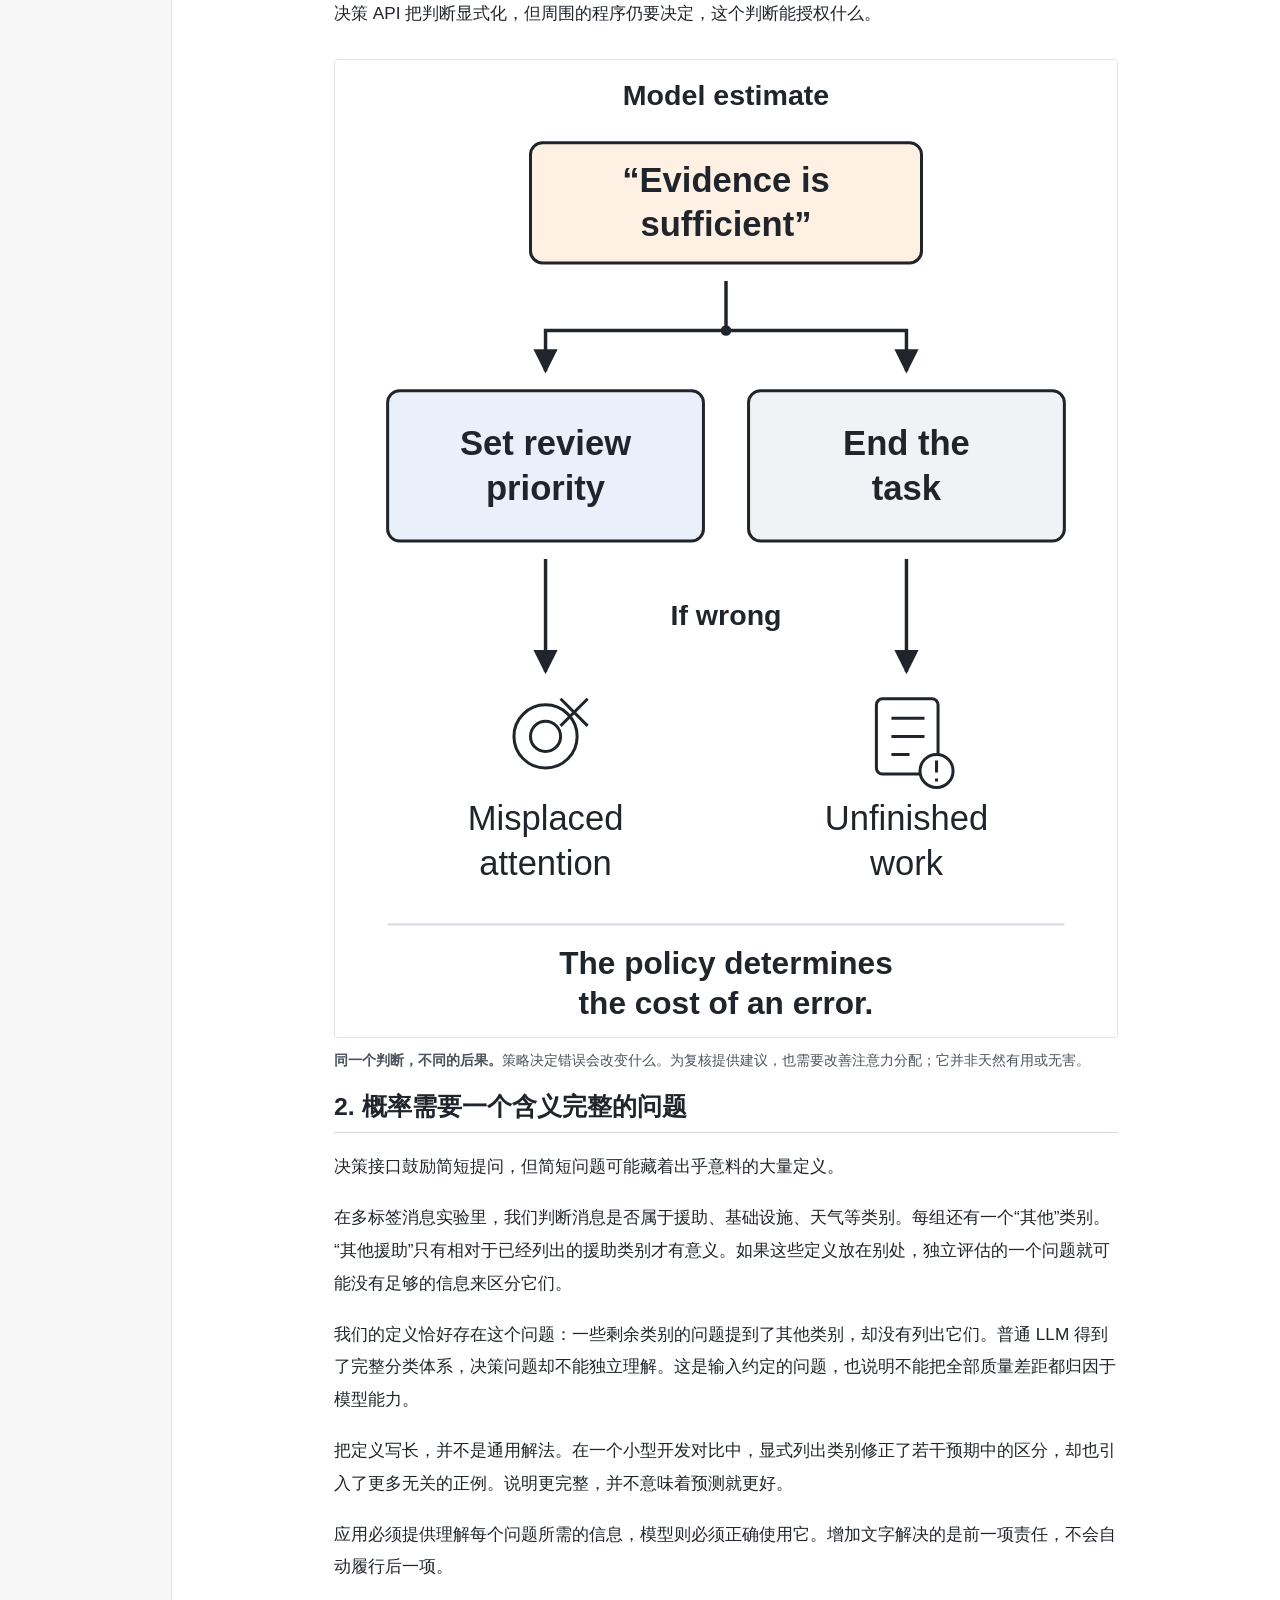
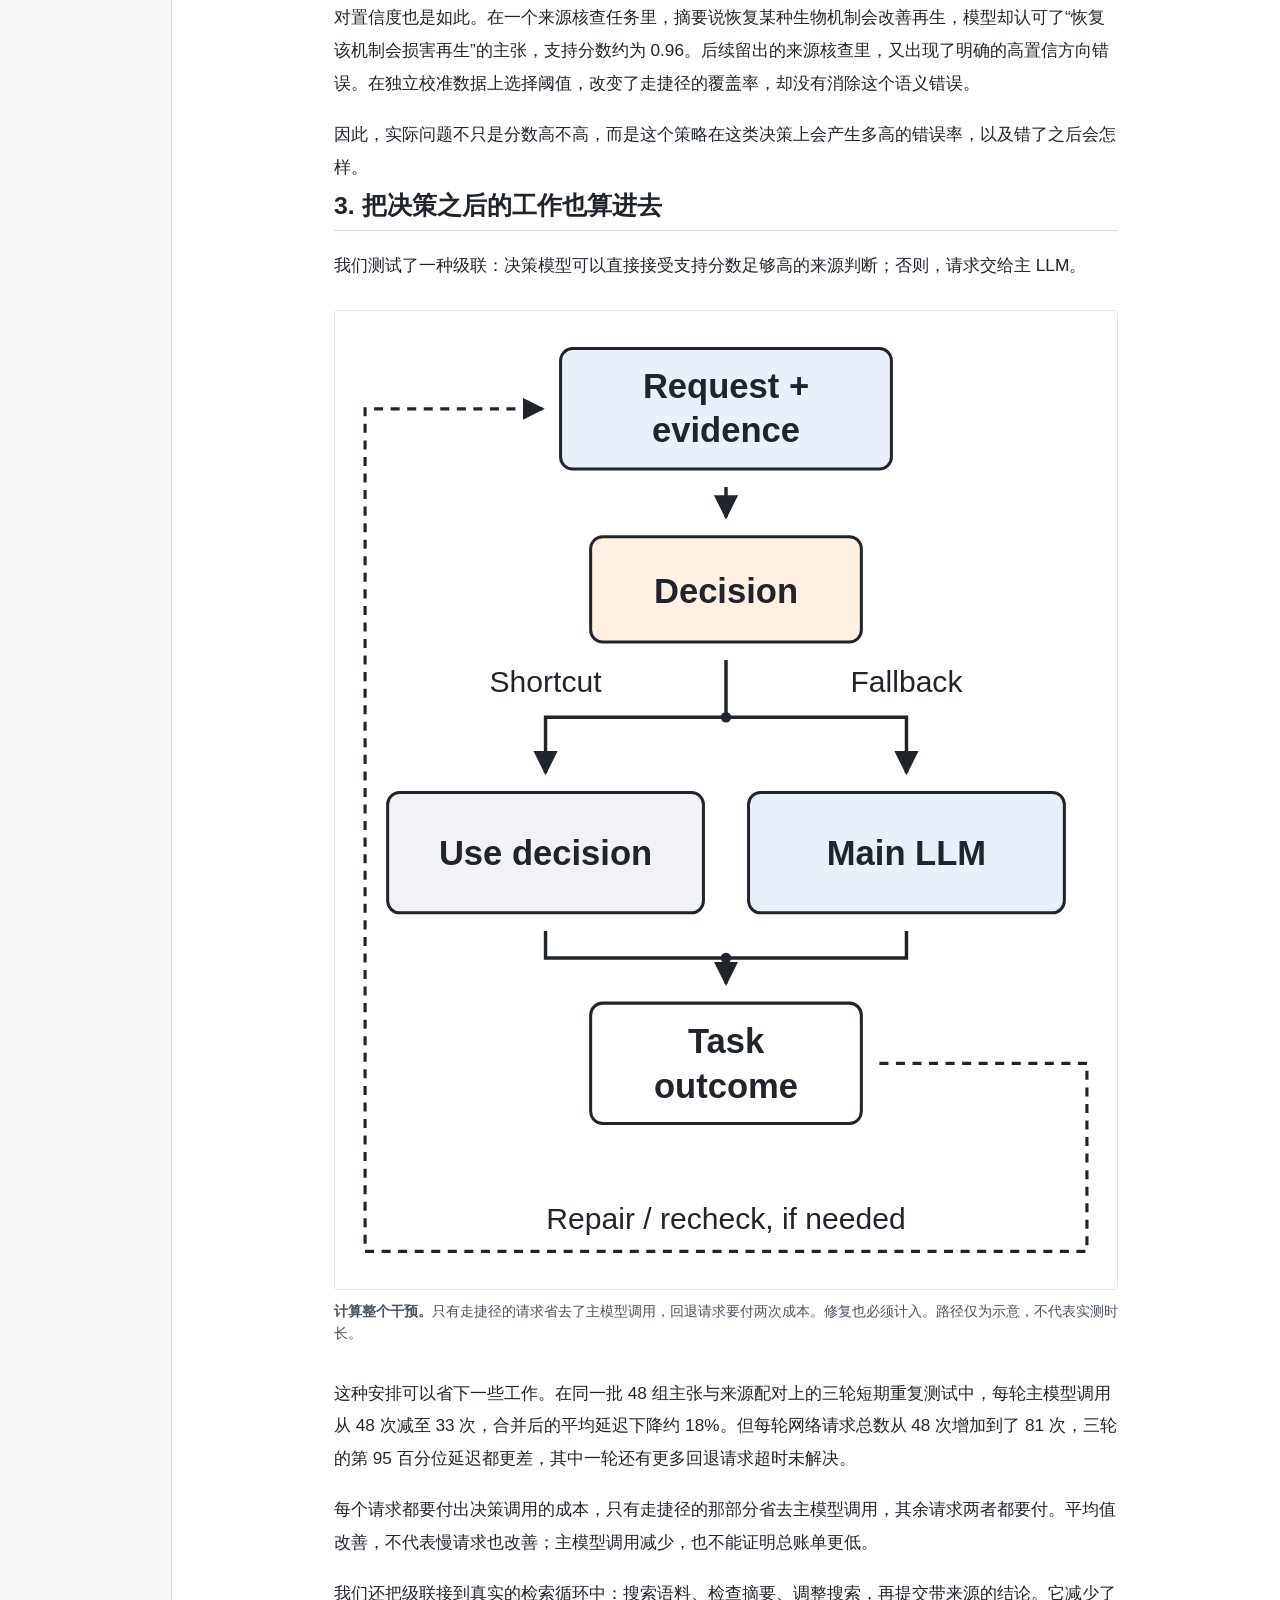
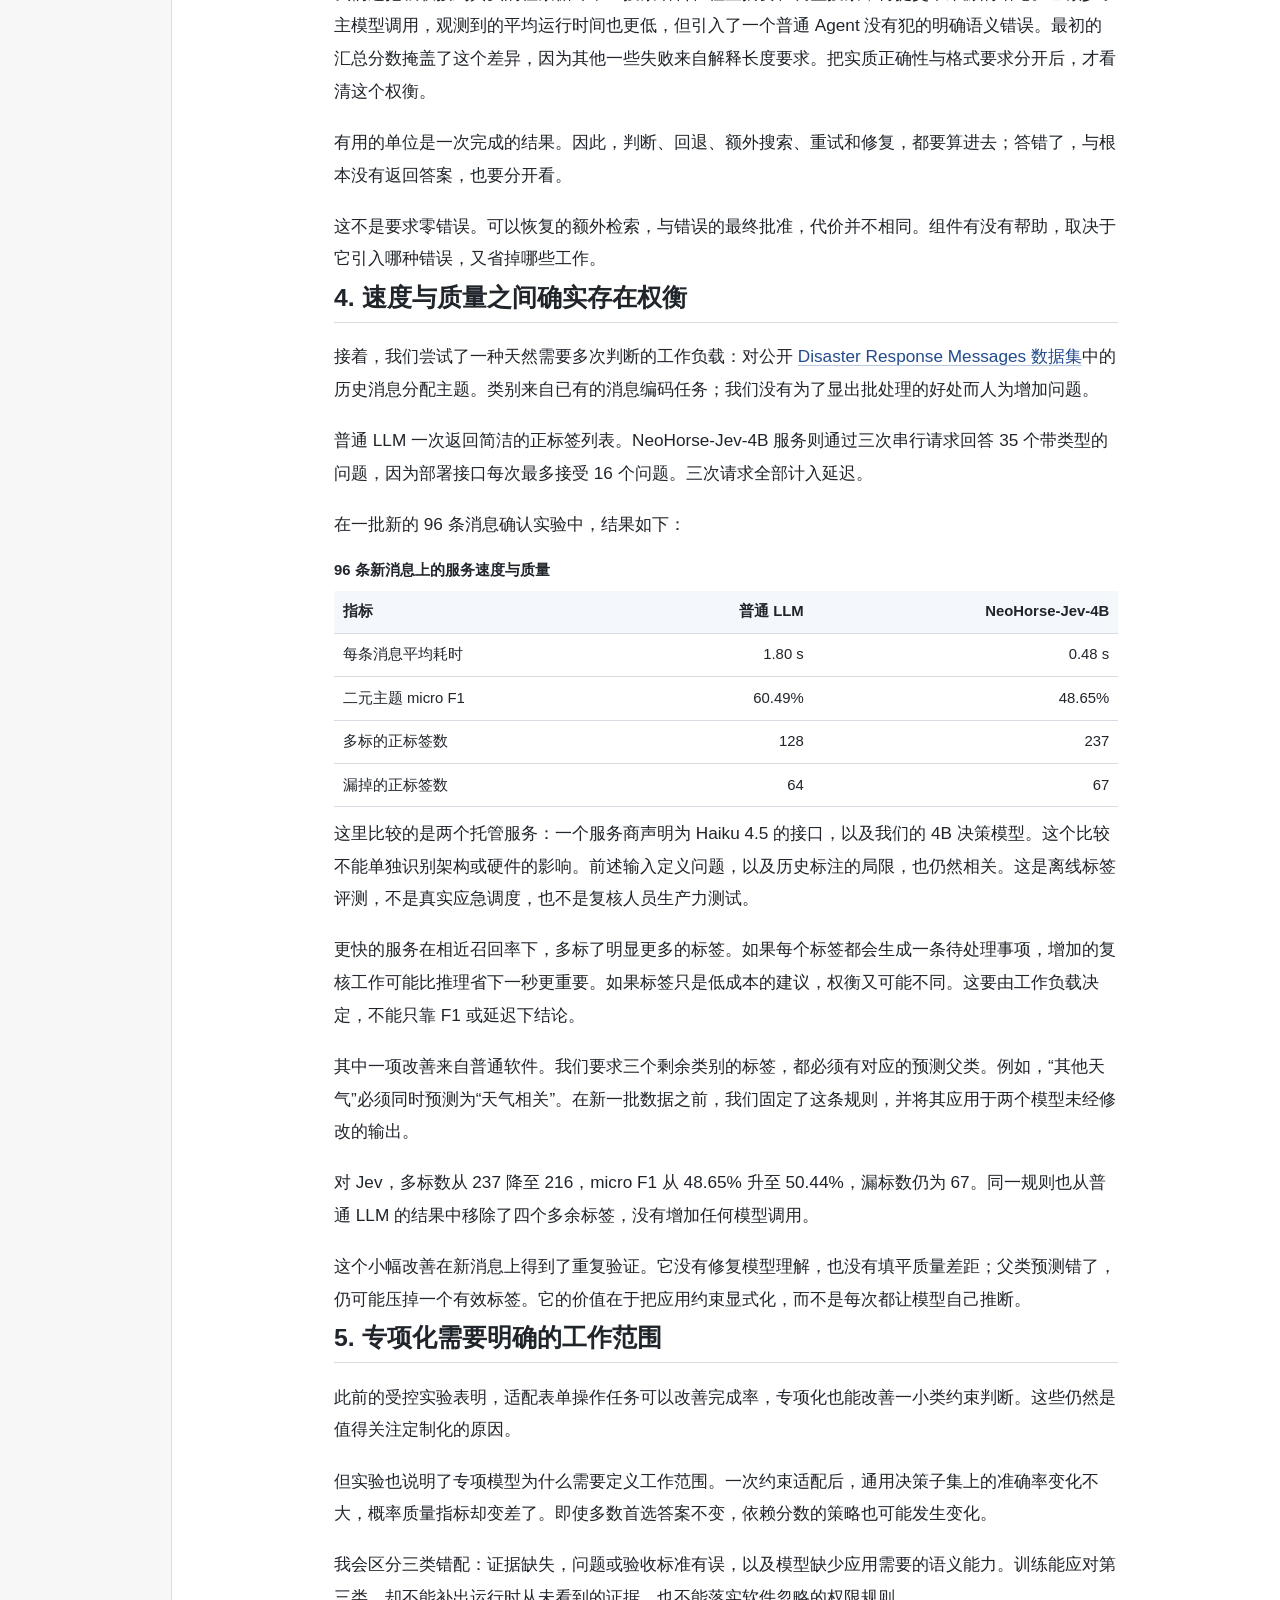
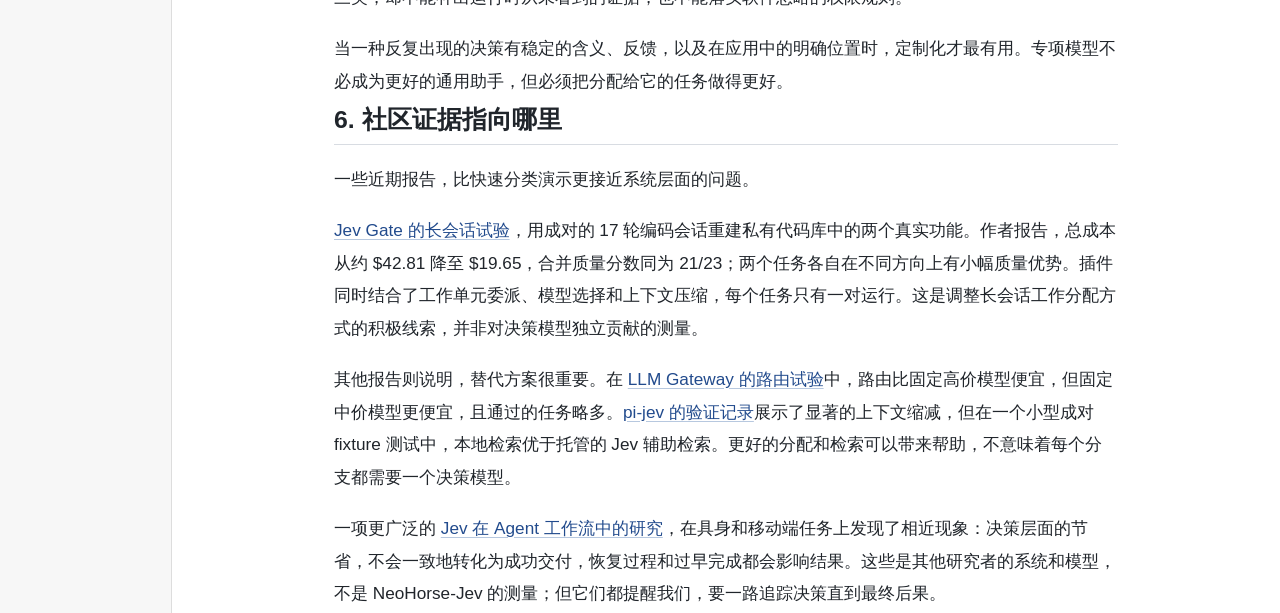
<file: blog/jev-fast-decisions-useful-agents-zh.html>
<!DOCTYPE html>
<html lang="zh-CN">
<head>
  <meta charset="utf-8" />
  <meta name="viewport" content="width=device-width, initial-scale=1" />
  <meta name="author" content="Zehua Pei" />
  <meta name="description" content="把 NeoHorse-Jev 接入 Agent 工作流之后：完成判断、问题定义、速度与质量的权衡、定制化，以及一次决策之后的全部工作。" />
  <meta property="og:type" content="article" />
  <meta property="og:locale" content="zh_CN" />
  <meta property="og:locale:alternate" content="en_US" />
  <meta property="og:title" content="快速决策，怎样让 Agent 更有用" />
  <meta property="og:description" content="把 NeoHorse-Jev 放进循环之后，我们学到了什么。" />
  <meta property="og:url" content="https://jarvispei.github.io/blog/jev-fast-decisions-useful-agents-zh.html" />
  <meta property="og:image" content="https://jarvispei.github.io/figures/blog/jev-fast-decisions-social.png" />
  <meta property="og:image:width" content="1200" />
  <meta property="og:image:height" content="630" />
  <meta property="og:image:alt" content="快速决策，怎样让 Agent 更有用：判断经由应用策略，影响最终交付。" />
  <meta property="article:published_time" content="2026-10-26" />
  <meta property="article:modified_time" content="2026-10-26" />
  <meta name="twitter:card" content="summary_large_image" />
  <meta name="twitter:title" content="快速决策，怎样让 Agent 更有用" />
  <meta name="twitter:description" content="把 NeoHorse-Jev 放进循环之后，我们学到了什么。" />
  <meta name="twitter:image" content="https://jarvispei.github.io/figures/blog/jev-fast-decisions-social.png" />
  <meta name="twitter:image:alt" content="快速决策，怎样让 Agent 更有用：把 NeoHorse-Jev 放进循环之后的经验。" />
  <link rel="canonical" href="https://jarvispei.github.io/blog/jev-fast-decisions-useful-agents-zh.html" />
  <link rel="alternate" hreflang="en" href="https://jarvispei.github.io/blog/jev-fast-decisions-useful-agents.html" />
  <link rel="alternate" hreflang="zh-CN" href="https://jarvispei.github.io/blog/jev-fast-decisions-useful-agents-zh.html" />
  <link rel="alternate" hreflang="x-default" href="https://jarvispei.github.io/blog/jev-fast-decisions-useful-agents.html" />
  <script type="application/ld+json">
  {
    "@context": "https://schema.org",
    "@type": "BlogPosting",
    "@id": "https://jarvispei.github.io/blog/jev-fast-decisions-useful-agents-zh.html#article",
    "headline": "快速决策，怎样让 Agent 更有用",
    "description": "把 NeoHorse-Jev 接入 Agent 工作流之后：完成判断、问题定义、速度与质量的权衡、定制化，以及一次决策之后的全部工作。",
    "url": "https://jarvispei.github.io/blog/jev-fast-decisions-useful-agents-zh.html",
    "mainEntityOfPage": "https://jarvispei.github.io/blog/jev-fast-decisions-useful-agents-zh.html",
    "image": "https://jarvispei.github.io/figures/blog/jev-fast-decisions-social.png",
    "datePublished": "2026-10-26",
    "dateModified": "2026-10-26",
    "inLanguage": "zh-CN",
    "translationOfWork": {"@type": "BlogPosting", "@id": "https://jarvispei.github.io/blog/jev-fast-decisions-useful-agents.html#article", "inLanguage": "en"},
    "author": {"@type": "Person", "@id": "https://jarvispei.github.io/#person", "name": "Zehua Pei", "url": "https://jarvispei.github.io/"}
  }
  </script>
  <link rel="stylesheet" href="../jemdoc.css" />
  <link rel="stylesheet" href="../css/myMiddle.css" />
  <link rel="stylesheet" href="../css/blog.css?v=20261026-bilingual" />
  <link rel="shortcut icon" href="../cuhk_logo.png" />
  <script src="../profile-links.js" defer></script>
  <title>快速决策，怎样让 Agent 更有用 — Zehua Pei</title>
</head>
<body class="blog-page">
<a class="skip-link" href="#layout-content">跳到正文</a>
<div class="blog-shell">
  <nav id="layout-menu" aria-label="主导航">
    <div class="menu-category">Zehua Pei</div>
    <div class="page-links">
      <div class="menu-item"><a href="../index.html">主页</a></div>
      <div class="menu-item"><a href="../publications.html">论文</a></div>
      <div class="menu-item"><a href="../software.html">软件与模型</a></div>
      <div class="menu-item"><a href="../blog.html" class="current" aria-current="page">博客</a></div>
    </div>
    <div class="profile-menu">
      <div class="menu-category">个人链接</div>
      <div class="menu-item"><a href="https://scholar.google.com/citations?user=FjZurHkAAAAJ">Google&nbsp;Scholar</a></div>
      <div class="menu-item"><a href="https://github.com/JarvisPei">GitHub</a></div>
      <div class="menu-item"><a href="https://www.linkedin.com/in/zehua-pei-4798a21a7/">LinkedIn</a></div>
    </div>
  </nav>
  <main id="layout-content">
    <header class="article-header">
      <a class="back-link" href="../blog.html">← 全部文章</a>
      <nav class="language-switch" aria-label="文章语言"><a href="jev-fast-decisions-useful-agents.html" lang="en" hreflang="en">English</a><span aria-hidden="true"> / </span><a href="jev-fast-decisions-useful-agents-zh.html" lang="zh-CN" hreflang="zh-CN" aria-current="page">中文</a></nav>
      <p class="post-meta"><time datetime="2026-10-26">2026 年 10 月 26 日</time> · Jev 实践笔记，第二篇</p>
      <h1>快速决策，怎样让 Agent 更有用</h1>
      <p class="subtitle">把 NeoHorse-Jev 放进循环之后，我们学到了什么。</p>
      <p class="post-meta">Zehua Pei · 与 NeoHorse Team 共同开展实验</p>
    </header>
    <article class="blog-article">
      <p class="lead">在上一篇<a href="jev-agent-control-plane-zh.html">《Jev 在 Agent 循环中适合做什么》</a>中，我把决策模型描述为可编程的语义算子：一些小组件，回答软件难以用规则解决的问题。这段文字相关吗？这个请求该交给哪个工作单元？当前证据足以继续了吗？</p>
      <p>接口接收观测到的状态和一组带类型的问题，返回代码可以使用的选项或分数。它吸引人的地方在于，让语义判断变得可调用，而不必让生成模型再写一份答案和解释。</p>
      <p>这个接口仍然很有吸引力。在构建 NeoHorse-Jev 时，我们发现模型能快速返回带类型的决策，专项化也能改善一项狭窄的能力。接下来的问题是，这些特性是否会让 Agent 更有用。</p>
      <p>于是，我们从孤立判断转向实际干预：让一次决策停止工具循环、跳过验证调用，或者生成一组主题标签。有用的决策组件必须改善它周围的工作。自身响应有多快，只是其中一部分。</p>
      <p>当一个 Agent 因为漏做了一件事而更快结束时，这种区别变得尤其清楚。</p>
      <details class="article-toc" open><summary>本文目录</summary><ol>
        <li><a href="#completion">完成判断不只是标签，它会产生后果</a></li><li><a href="#question-contract">概率需要一个含义完整的问题</a></li><li><a href="#saved-work">把决策之后的工作也算进去</a></li><li><a href="#speed-quality">速度与质量之间确实存在权衡</a></li><li><a href="#specialization">专项化需要明确的工作范围</a></li><li><a href="#community">社区证据指向哪里</a></li><li><a href="#takeaways">再加一个决策模型前，我会问什么</a></li>
      </ol></details>
      <section aria-labelledby="completion"><h2 id="completion">1. 完成判断不只是标签，它会产生后果</h2>
        <p>设想一个涉及多个文件的请求：保留其中一个，移动另一个，删除过期目录，并确保保留的内容一致。从 API 看，“全部完成了吗？”是一个简短的问题，但回答它，需要逐项核对所有要求。</p>
        <p>把请求拆成核查清单有帮助，但普通主模型基线也因此受益。最初看起来像是增加决策模型带来的部分提升，实际来自把任务和证据说清楚了。</p>
        <p>随后，我们保持某项要求的事实不变，只改变其他事项的进度。有些局部判断会随这些无关进度发生变化。缩小证据视图，修正了若干已经观察到的错误。但在后来的一个可执行反例里，模型高置信地把内容不同的文件判成一致。控制器据此结束了任务，而精确的程序检查拒绝了这个结论。</p>
        <p>精确内容、权限，以及某条命令是否真正执行，都应该由代码检查。模型可以帮助理解“相关”或“充分”，但不能仅仅因为两者都能被表述成是非题，就用它替换已经可用的精确检查。</p>
        <p>识别条件和强制执行条件，也是两件事。模型可能指出某个操作被禁止，行动中的 Agent 却仍然执行。权限和限制必须由宿主程序落实。</p>
        <p>决策 API 把判断显式化，但周围的程序仍要决定，这个判断能授权什么。</p>
        <figure id="decision-policy"><div class="figure-scroll figure-responsive"><a href="../figures/blog/jev-decision-policy.svg" target="_blank" rel="noopener noreferrer" aria-label="打开完整的决策策略示意图"><picture><source media="(max-width: 600px)" srcset="../figures/blog/jev-decision-policy-mobile.svg" width="520" height="650" /><img src="../figures/blog/jev-decision-policy.svg" width="960" height="440" loading="lazy" alt="同一个证据充分性判断，既可以用于安排复核优先级，也可以用于结束任务；错误后果取决于消费它的策略。" /></picture></a></div><figcaption><span class="figure-help">点击可打开完整图片。</span><strong>同一个判断，不同的后果。</strong>策略决定错误会改变什么。为复核提供建议，也需要改善注意力分配；它并非天然有用或无害。</figcaption></figure>
      </section>
      <section aria-labelledby="question-contract"><h2 id="question-contract">2. 概率需要一个含义完整的问题</h2>
        <p>决策接口鼓励简短提问，但简短问题可能藏着出乎意料的大量定义。</p>
        <p>在多标签消息实验里，我们判断消息是否属于援助、基础设施、天气等类别。每组还有一个“其他”类别。“其他援助”只有相对于已经列出的援助类别才有意义。如果这些定义放在别处，独立评估的一个问题就可能没有足够的信息来区分它们。</p>
        <p>我们的定义恰好存在这个问题：一些剩余类别的问题提到了其他类别，却没有列出它们。普通 LLM 得到了完整分类体系，决策问题却不能独立理解。这是输入约定的问题，也说明不能把全部质量差距都归因于模型能力。</p>
        <p>把定义写长，并不是通用解法。在一个小型开发对比中，显式列出类别修正了若干预期中的区分，却也引入了更多无关的正例。说明更完整，并不意味着预测就更好。</p>
        <p>应用必须提供理解每个问题所需的信息，模型则必须正确使用它。增加文字解决的是前一项责任，不会自动履行后一项。</p>
        <p>对置信度也是如此。在一个来源核查任务里，摘要说恢复某种生物机制会改善再生，模型却认可了“恢复该机制会损害再生”的主张，支持分数约为 0.96。后续留出的来源核查里，又出现了明确的高置信方向错误。在独立校准数据上选择阈值，改变了走捷径的覆盖率，却没有消除这个语义错误。</p>
        <p>因此，实际问题不只是分数高不高，而是这个策略在这类决策上会产生多高的错误率，以及错了之后会怎样。</p>
      </section>
      <section aria-labelledby="saved-work"><h2 id="saved-work">3. 把决策之后的工作也算进去</h2>
        <p>我们测试了一种级联：决策模型可以直接接受支持分数足够高的来源判断；否则，请求交给主 LLM。</p>
        <figure id="decision-workflow"><div class="figure-scroll figure-responsive"><a href="../figures/blog/jev-decision-workflow.svg" target="_blank" rel="noopener noreferrer" aria-label="打开完整的捷径与回退工作流示意图"><picture><source media="(max-width: 600px)" srcset="../figures/blog/jev-decision-workflow-mobile.svg" width="520" height="650" /><img src="../figures/blog/jev-decision-workflow.svg" width="960" height="430" loading="lazy" alt="每个请求先调用决策模型；捷径直接使用其答案，回退则额外调用主 LLM；修复或复查也属于总工作量。" /></picture></a></div><figcaption><span class="figure-help">点击可打开完整图片。</span><strong>计算整个干预。</strong>只有走捷径的请求省去了主模型调用，回退请求要付两次成本。修复也必须计入。路径仅为示意，不代表实测时长。</figcaption></figure>
        <p>这种安排可以省下一些工作。在同一批 48 组主张与来源配对上的三轮短期重复测试中，每轮主模型调用从 48 次减至 33 次，合并后的平均延迟下降约 18%。但每轮网络请求总数从 48 次增加到了 81 次，三轮的第 95 百分位延迟都更差，其中一轮还有更多回退请求超时未解决。</p>
        <p>每个请求都要付出决策调用的成本，只有走捷径的那部分省去主模型调用，其余请求两者都要付。平均值改善，不代表慢请求也改善；主模型调用减少，也不能证明总账单更低。</p>
        <p>我们还把级联接到真实的检索循环中：搜索语料、检查摘要、调整搜索，再提交带来源的结论。它减少了主模型调用，观测到的平均运行时间也更低，但引入了一个普通 Agent 没有犯的明确语义错误。最初的汇总分数掩盖了这个差异，因为其他一些失败来自解释长度要求。把实质正确性与格式要求分开后，才看清这个权衡。</p>
        <p>有用的单位是一次完成的结果。因此，判断、回退、额外搜索、重试和修复，都要算进去；答错了，与根本没有返回答案，也要分开看。</p>
        <p>这不是要求零错误。可以恢复的额外检索，与错误的最终批准，代价并不相同。组件有没有帮助，取决于它引入哪种错误，又省掉哪些工作。</p>
      </section>
      <section aria-labelledby="speed-quality"><h2 id="speed-quality">4. 速度与质量之间确实存在权衡</h2>
        <p>接着，我们尝试了一种天然需要多次判断的工作负载：对公开 <a href="https://github.com/rmunro/disaster_response_messages">Disaster Response Messages 数据集</a>中的历史消息分配主题。类别来自已有的消息编码任务；我们没有为了显出批处理的好处而人为增加问题。</p>
        <p>普通 LLM 一次返回简洁的正标签列表。NeoHorse-Jev-4B 服务则通过三次串行请求回答 35 个带类型的问题，因为部署接口每次最多接受 16 个问题。三次请求全部计入延迟。</p>
        <p>在一批新的 96 条消息确认实验中，结果如下：</p>
        <div class="table-scroll"><table class="service-comparison"><caption>96 条新消息上的服务速度与质量</caption><thead><tr><th scope="col">指标</th><th scope="col" class="numeric">普通 LLM</th><th scope="col" class="numeric">NeoHorse-Jev-4B</th></tr></thead><tbody>
          <tr><th scope="row">每条消息平均耗时</th><td class="numeric">1.80 s</td><td class="numeric">0.48 s</td></tr>
          <tr><th scope="row">二元主题 micro F1</th><td class="numeric">60.49%</td><td class="numeric">48.65%</td></tr>
          <tr><th scope="row">多标的正标签数</th><td class="numeric">128</td><td class="numeric">237</td></tr>
          <tr><th scope="row">漏掉的正标签数</th><td class="numeric">64</td><td class="numeric">67</td></tr>
        </tbody></table></div>
        <p>这里比较的是两个托管服务：一个服务商声明为 Haiku 4.5 的接口，以及我们的 4B 决策模型。这个比较不能单独识别架构或硬件的影响。前述输入定义问题，以及历史标注的局限，也仍然相关。这是离线标签评测，不是真实应急调度，也不是复核人员生产力测试。</p>
        <p>更快的服务在相近召回率下，多标了明显更多的标签。如果每个标签都会生成一条待处理事项，增加的复核工作可能比推理省下一秒更重要。如果标签只是低成本的建议，权衡又可能不同。这要由工作负载决定，不能只靠 F1 或延迟下结论。</p>
        <p>其中一项改善来自普通软件。我们要求三个剩余类别的标签，都必须有对应的预测父类。例如，“其他天气”必须同时预测为“天气相关”。在新一批数据之前，我们固定了这条规则，并将其应用于两个模型未经修改的输出。</p>
        <p>对 Jev，多标数从 237 降至 216，micro F1 从 48.65% 升至 50.44%，漏标数仍为 67。同一规则也从普通 LLM 的结果中移除了四个多余标签，没有增加任何模型调用。</p>
        <p>这个小幅改善在新消息上得到了重复验证。它没有修复模型理解，也没有填平质量差距；父类预测错了，仍可能压掉一个有效标签。它的价值在于把应用约束显式化，而不是每次都让模型自己推断。</p>
      </section>
      <section aria-labelledby="specialization"><h2 id="specialization">5. 专项化需要明确的工作范围</h2>
        <p>此前的受控实验表明，适配表单操作任务可以改善完成率，专项化也能改善一小类约束判断。这些仍然是值得关注定制化的原因。</p>
        <p>但实验也说明了专项模型为什么需要定义工作范围。一次约束适配后，通用决策子集上的准确率变化不大，概率质量指标却变差了。即使多数首选答案不变，依赖分数的策略也可能发生变化。</p>
        <p>我会区分三类错配：证据缺失，问题或验收标准有误，以及模型缺少应用需要的语义能力。训练能应对第三类，却不能补出运行时从未看到的证据，也不能落实软件忽略的权限规则。</p>
        <p>当一种反复出现的决策有稳定的含义、反馈，以及在应用中的明确位置时，定制化才最有用。专项模型不必成为更好的通用助手，但必须把分配给它的任务做得更好。</p>
      </section>
      <section aria-labelledby="community"><h2 id="community">6. 社区证据指向哪里</h2>
        <p>一些近期报告，比快速分类演示更接近系统层面的问题。</p>
        <p><a href="https://github.com/MongLong0214/jev-gate/tree/main/bench/results/long-session-pilot-2026-10-12">Jev Gate 的长会话试验</a>，用成对的 17 轮编码会话重建私有代码库中的两个真实功能。作者报告，总成本从约 $42.81 降至 $19.65，合并质量分数同为 21/23；两个任务各自在不同方向上有小幅质量优势。插件同时结合了工作单元委派、模型选择和上下文压缩，每个任务只有一对运行。这是调整长会话工作分配方式的积极线索，并非对决策模型独立贡献的测量。</p>
        <p>其他报告则说明，替代方案很重要。在 <a href="https://llmgateway.io/blog/smart-routing-benchmark">LLM Gateway 的路由试验</a>中，路由比固定高价模型便宜，但固定中价模型更便宜，且通过的任务略多。<a href="https://github.com/madeye/pi-jev/blob/main/VALIDATION.md">pi-jev 的验证记录</a>展示了显著的上下文缩减，但在一个小型成对 fixture 测试中，本地检索优于托管的 Jev 辅助检索。更好的分配和检索可以带来帮助，不意味着每个分支都需要一个决策模型。</p>
        <p>一项更广泛的 <a href="https://arxiv.org/abs/2610.13092">Jev 在 Agent 工作流中的研究</a>，在具身和移动端任务上发现了相近现象：决策层面的节省，不会一致地转化为成功交付，恢复过程和过早完成都会影响结果。这些是其他研究者的系统和模型，不是 NeoHorse-Jev 的测量；但它们都提醒我们，要一路追踪决策直到最终后果。</p>
        <p>共同值得追求的，是反复出现、有边界、结果可观测的工作。只有相对于合理替代方案——规则、固定模型、本地检索或另一种分工方式——改善了结果，组件才真正有了位置。</p>
      </section>
      <section aria-labelledby="takeaways"><h2 id="takeaways">再加一个决策模型前，我会问什么</h2>
        <p>我仍然喜欢常驻语义组件的想法。让判断可调用，可以暴露原本埋在长篇模型回复中的问题，也为专项化、错误检查，以及独立于生成过程调整策略，提供了一个明确的位置。</p>
        <p>现在，我会从应用而不是接口出发：</p>
        <ul><li>工作流本来就需要哪种反复出现的决策？</li><li>组件能看到足够的信息来回答吗？</li><li>它的答案会改变什么，错误代价是什么？</li><li>相对于最简单而可信的替代方案，完整工作流改善了吗？</li></ul>
        <p>“仅供建议”并不能自动回答第三个问题。我们试过给真实代码修复轨迹排序，以安排复核，却没有找到有用的失败优先级信号。即便只是建议，也需要帮助人决定把注意力放在哪里。</p>
        <p>我们暂停了这一轮，而不是继续寻找一个好看的小结果。这些实验留下了实现经验和有边界的正向信号，但对当前部署模型，我们还没有找到可以推荐为稳定收益的工作流。</p>
        <div class="thesis"><p>我最初把决策模型视为语义算子的看法没有改变。新增的要求是：算子必须证明自己在程序里值得存在。快速答案有用，是因为它帮助系统交付更好的工作、花更少的精力，或者更早恢复，而不只是比生成模型更早返回。</p></div>
      </section>
      <section aria-labelledby="sources"><h2 id="sources">来源与实验范围</h2>
        <p class="note">本地观察来自我们的 NeoHorse-Jev 探索及部署服务复核，包括构造诊断、公开记录选样、重复服务运行和小型可执行循环；它们不是官方完整 benchmark 分数，也不是生产流量。来源核查使用 <a href="https://github.com/allenai/scifact">SciFact</a>，复核排序使用归档的 <a href="https://github.com/SWE-bench/experiments">SWE-bench 实验</a>。灾害消息数据来源：Robert Munro，<a href="https://purl.stanford.edu/cg721hb0673">Processing short message communications in low-resource languages</a>，斯坦福大学，2012 年，以 CC BY 4.0 分发。</p>
        <p class="note">社区结果在相应位置注明了作者。我们自己的结果针对 NeoHorse-Jev 和实际测试的服务，不代表 TypeSafe 的专有模型，也不代表该接口的所有实现。</p>
      </section>
    </article>
    <footer class="blog-footer">
      <p>上一篇：<a href="jev-agent-control-plane-zh.html">Jev 在 Agent 循环中适合做什么</a></p>
      <p><a href="https://twitter.com/intent/tweet?text=%E5%BF%AB%E9%80%9F%E5%86%B3%E7%AD%96%EF%BC%8C%E6%80%8E%E6%A0%B7%E8%AE%A9%20Agent%20%E6%9B%B4%E6%9C%89%E7%94%A8&amp;url=https%3A%2F%2Fjarvispei.github.io%2Fblog%2Fjev-fast-decisions-useful-agents-zh.html" target="_blank" rel="noopener noreferrer">分享到 X</a> · <a href="https://www.linkedin.com/sharing/share-offsite/?url=https%3A%2F%2Fjarvispei.github.io%2Fblog%2Fjev-fast-decisions-useful-agents-zh.html" target="_blank" rel="noopener noreferrer">分享到 LinkedIn</a></p>
      <p><a href="../blog.html">← 全部文章</a> · <a href="../index.html">主页</a></p>
    </footer>
  </main>
</div>
</body>
</html>
</file>
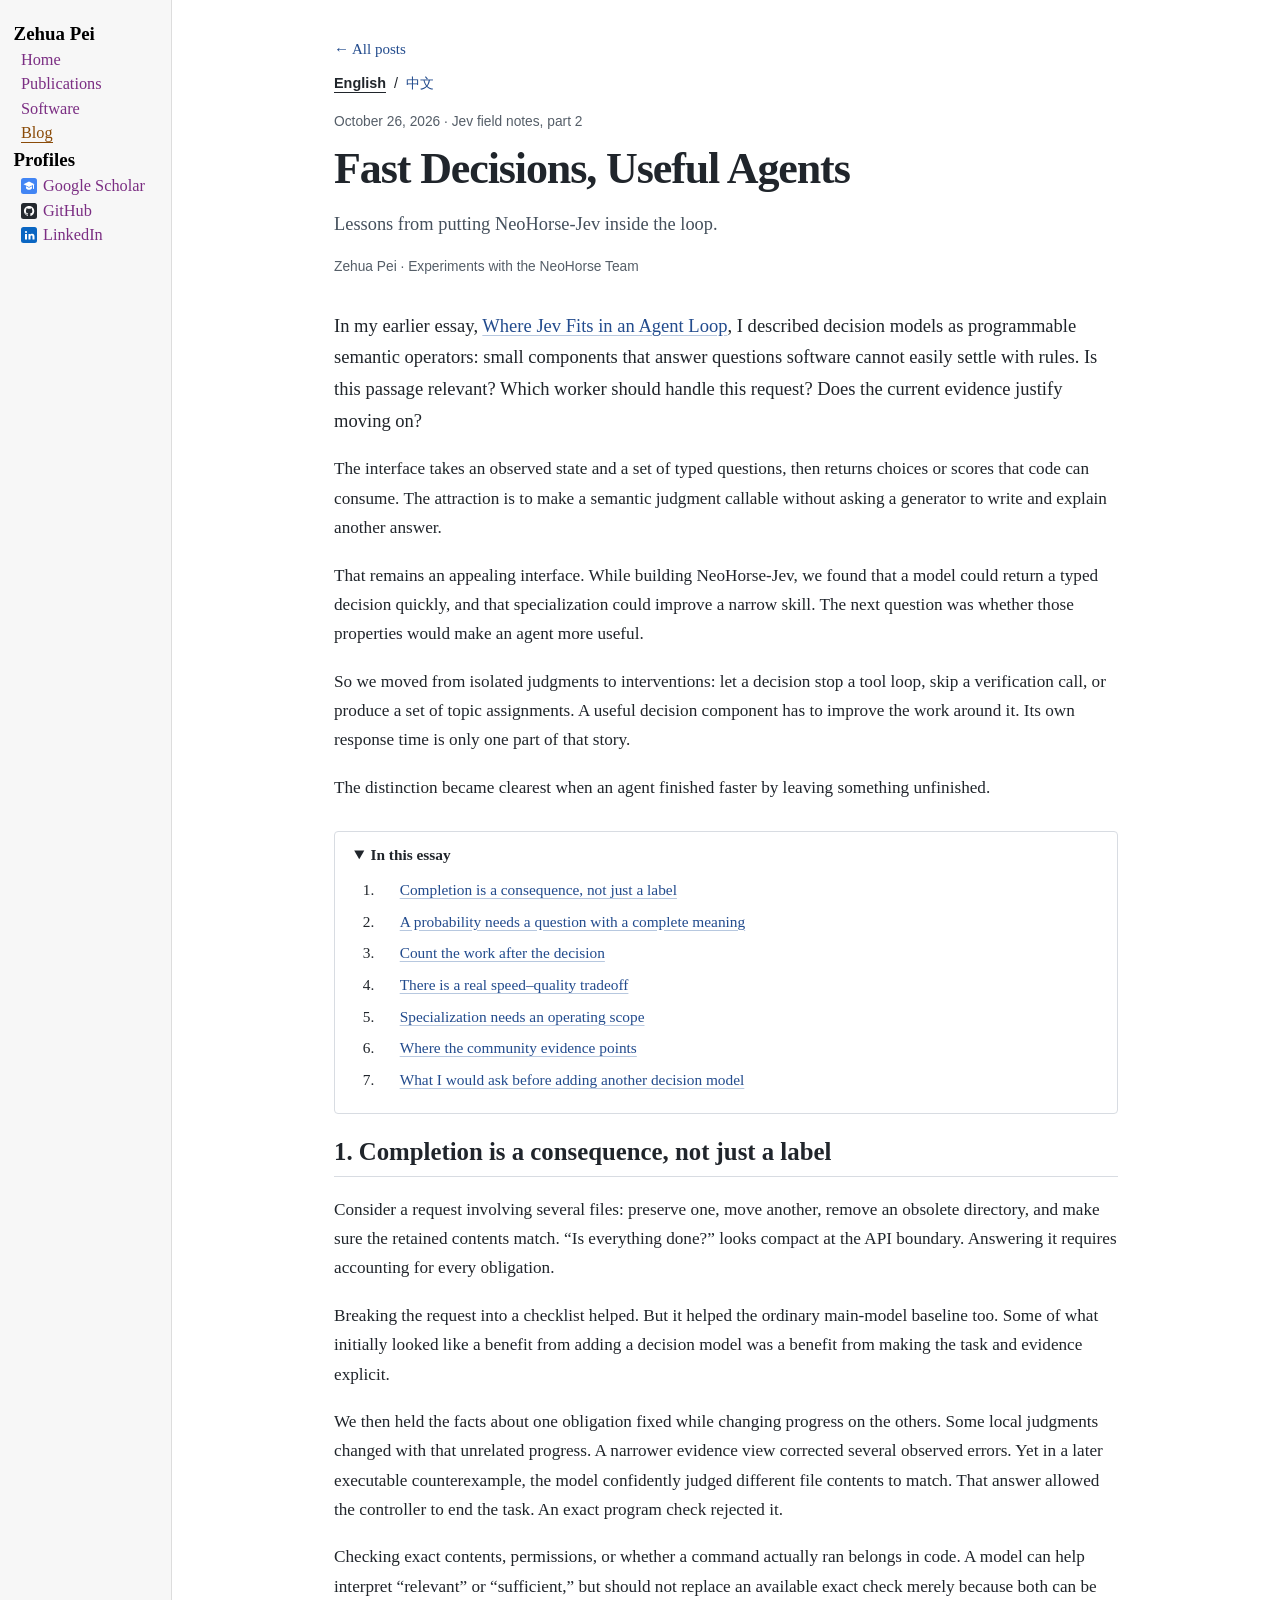
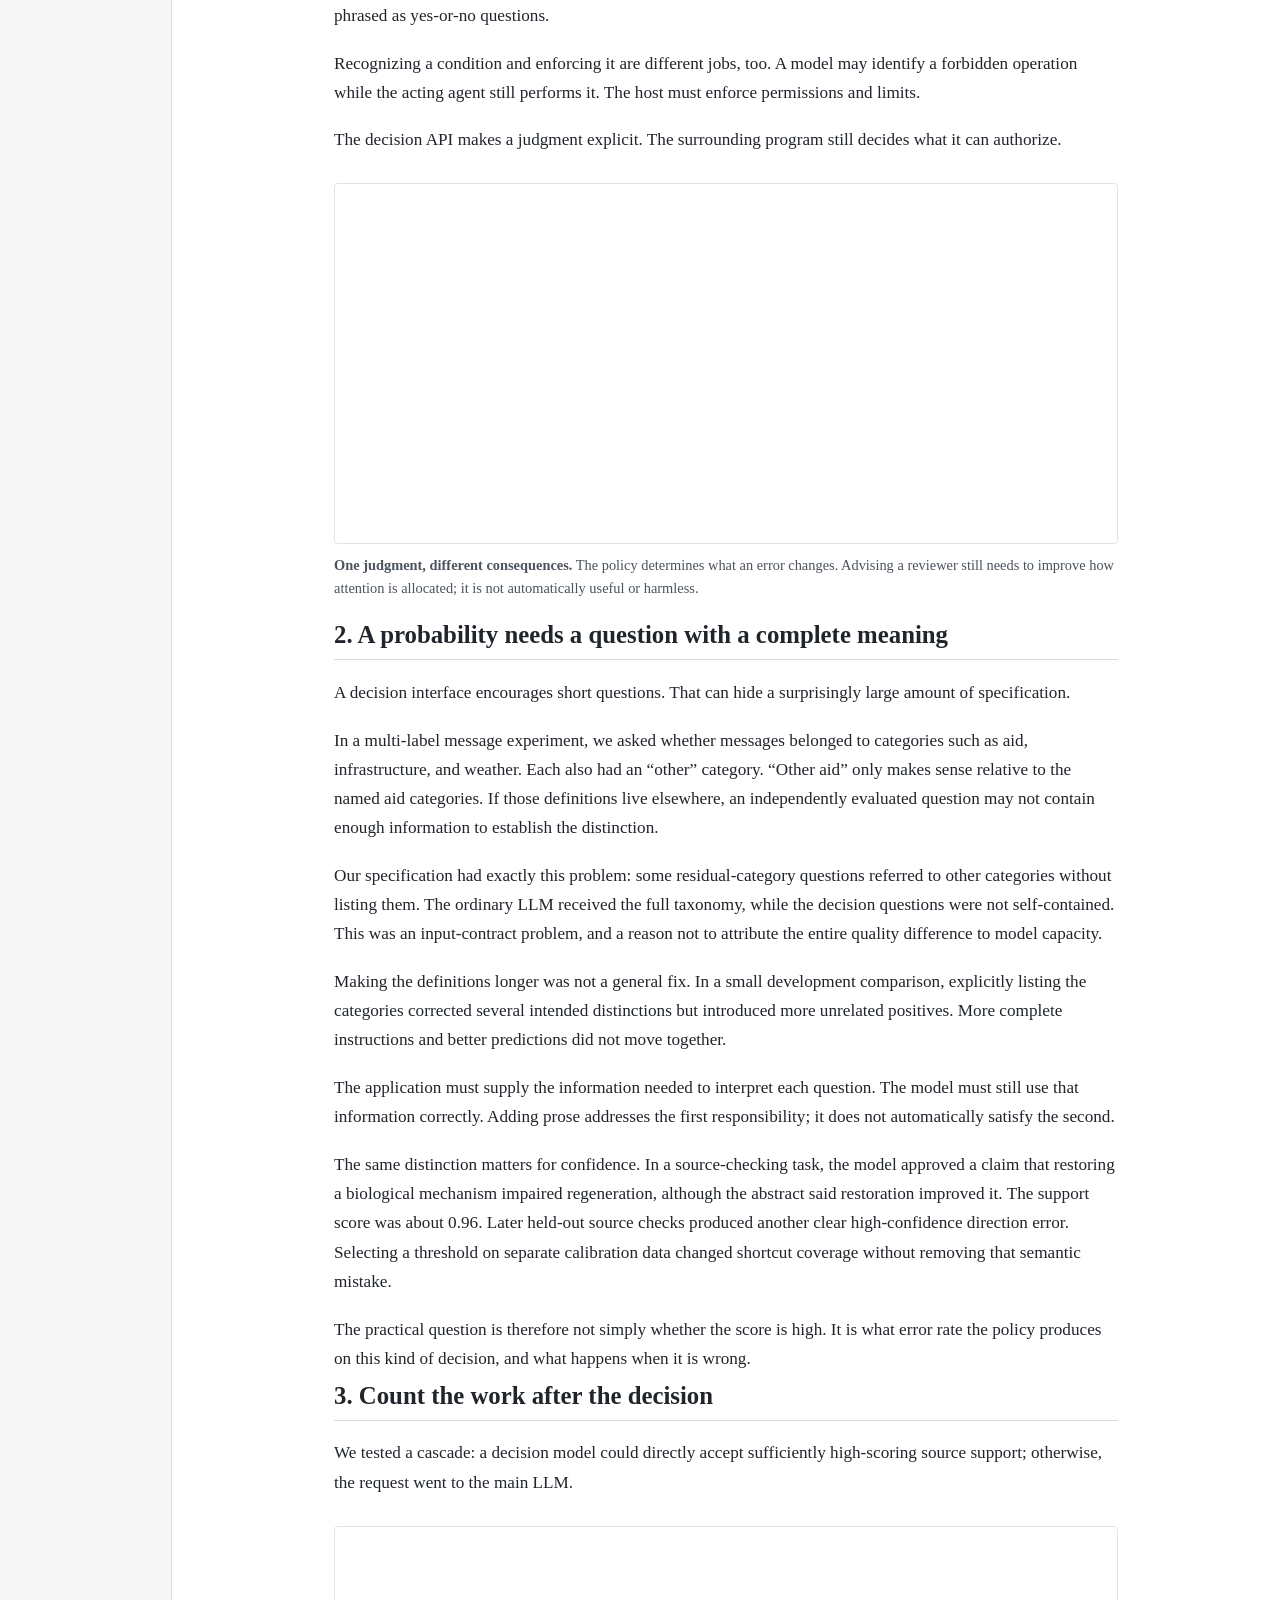
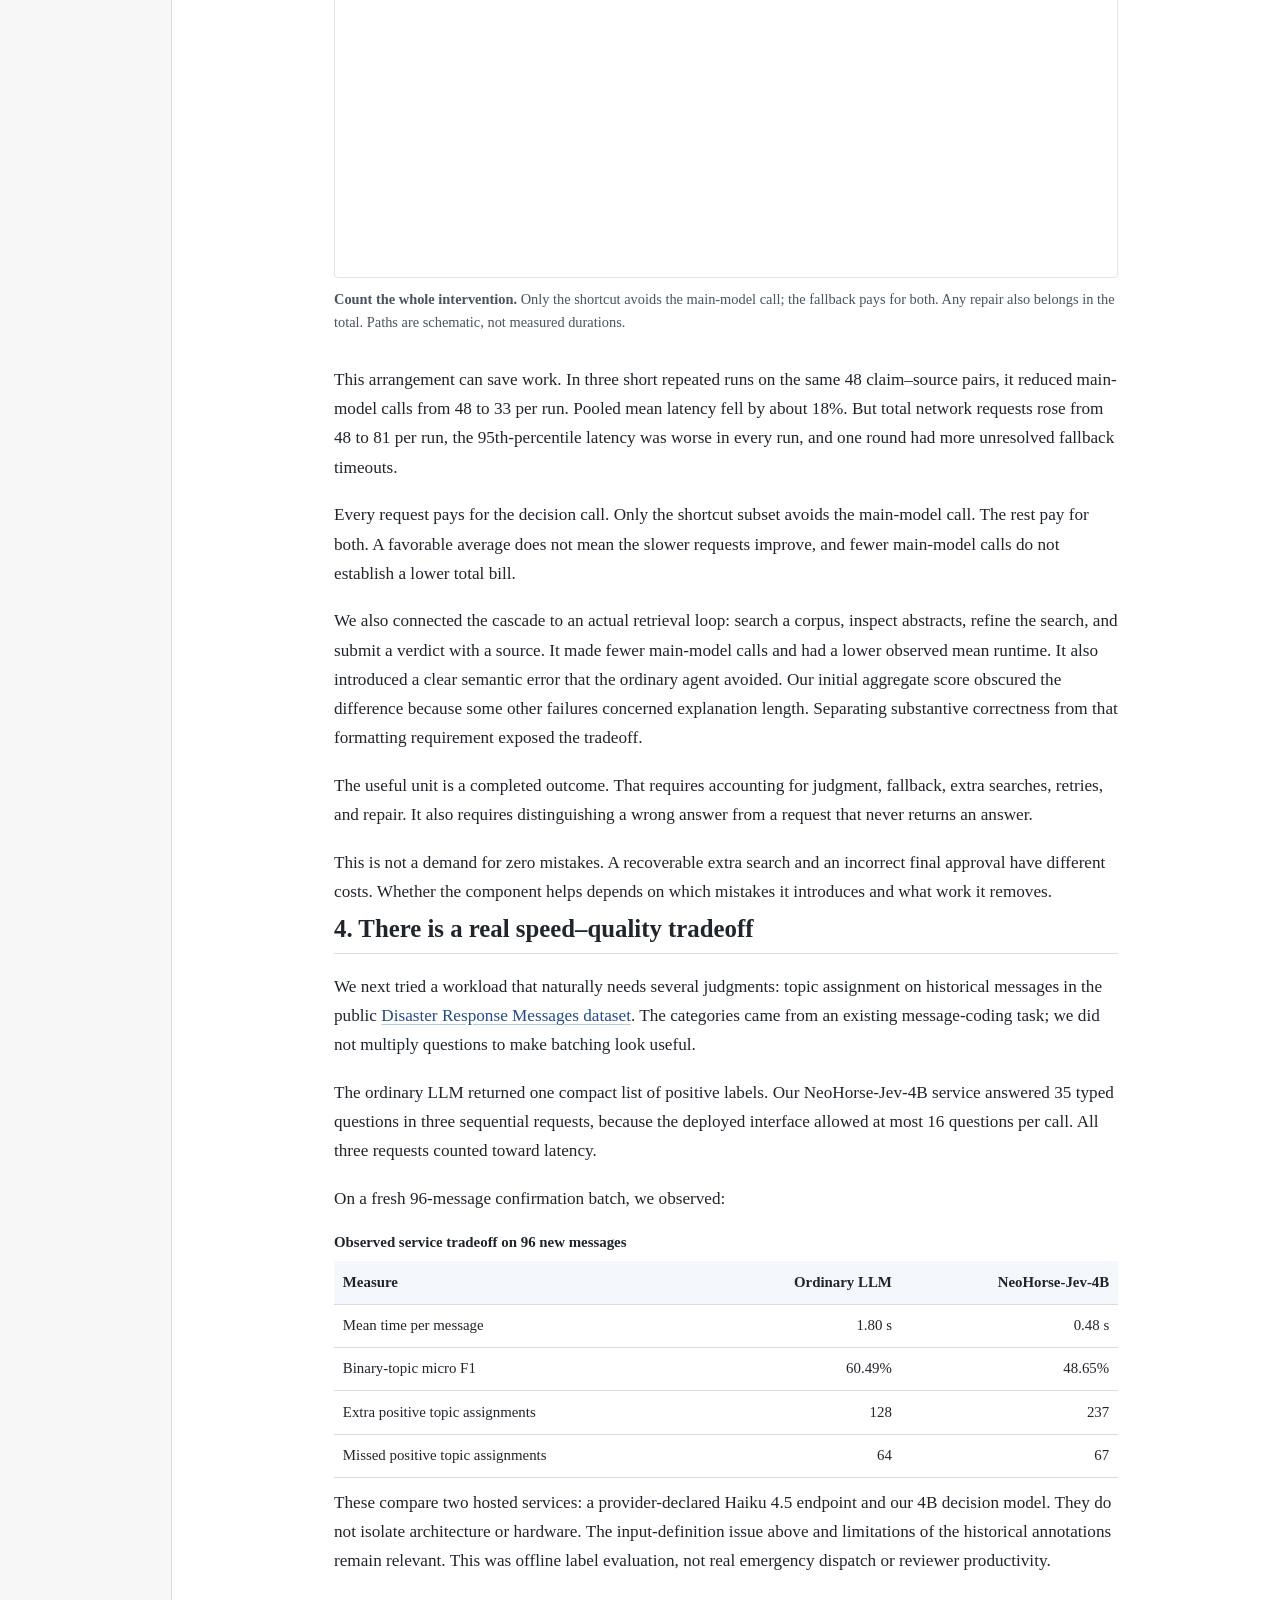
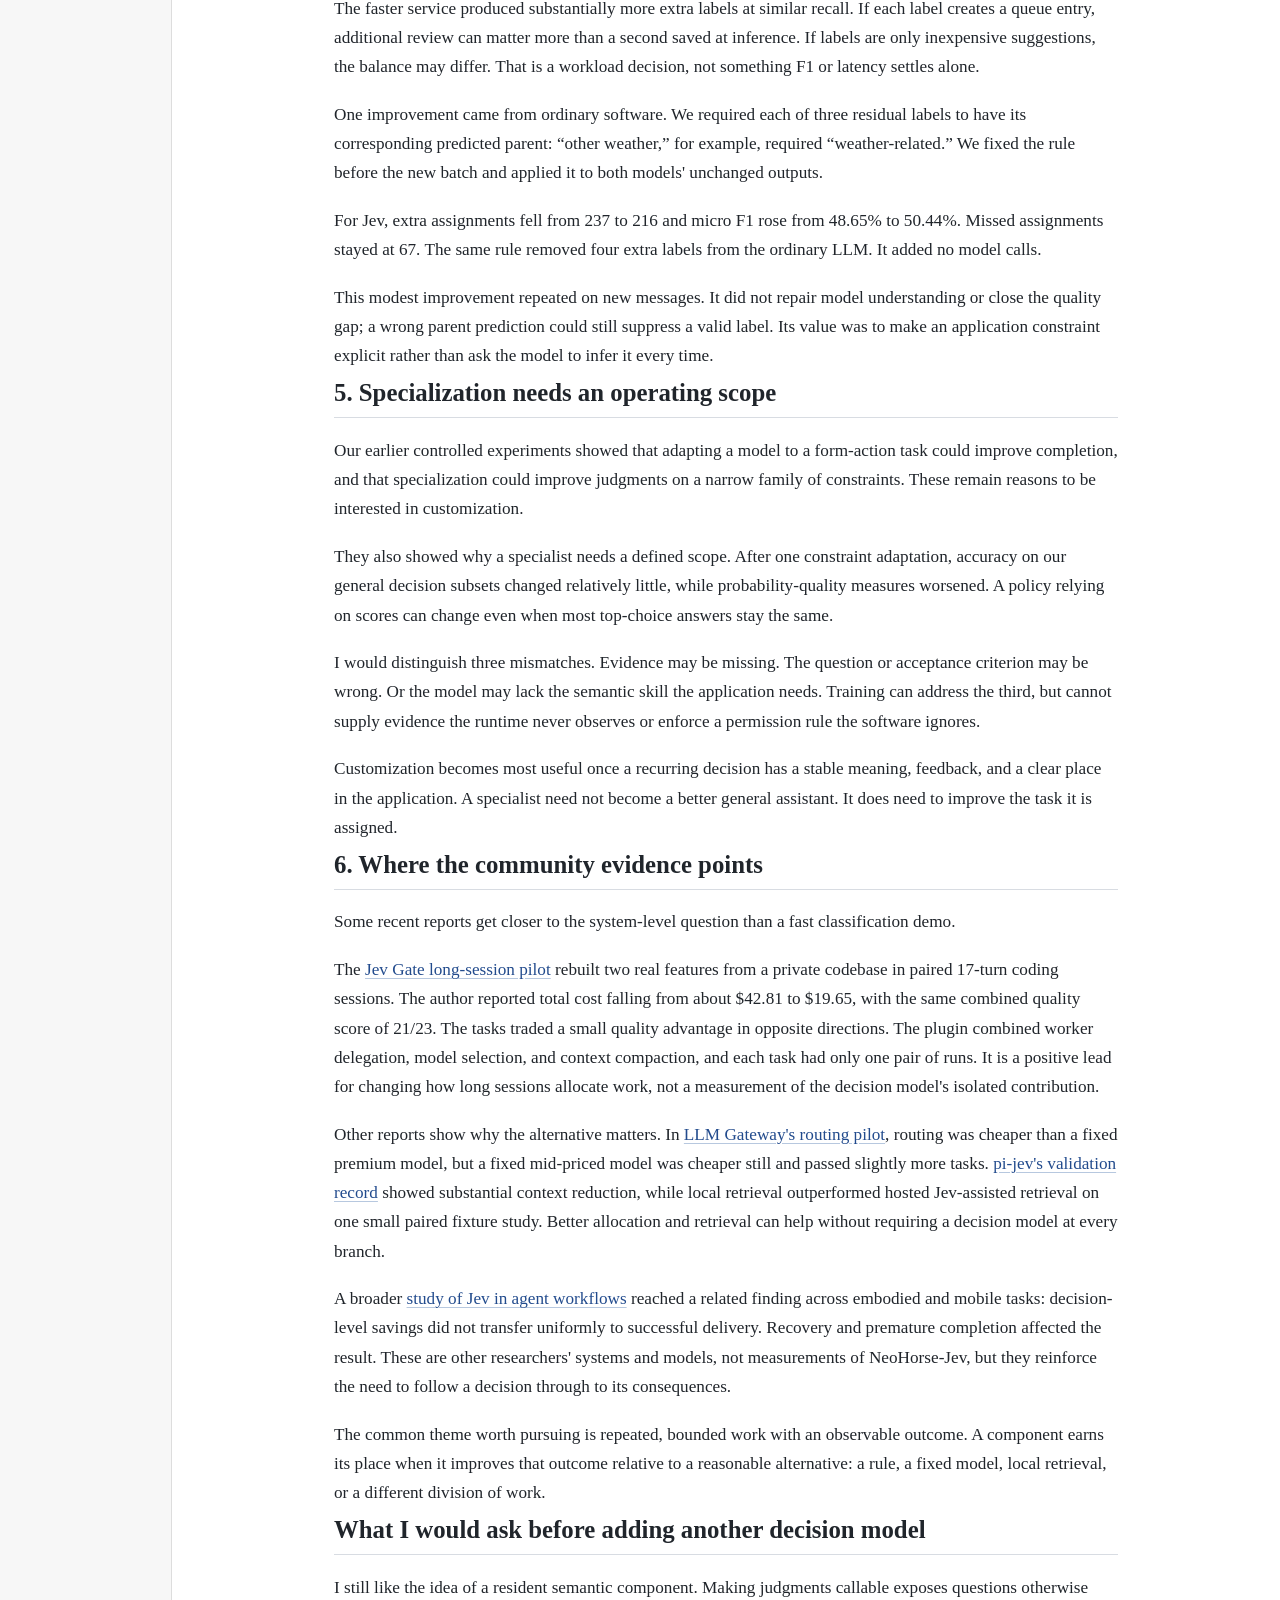
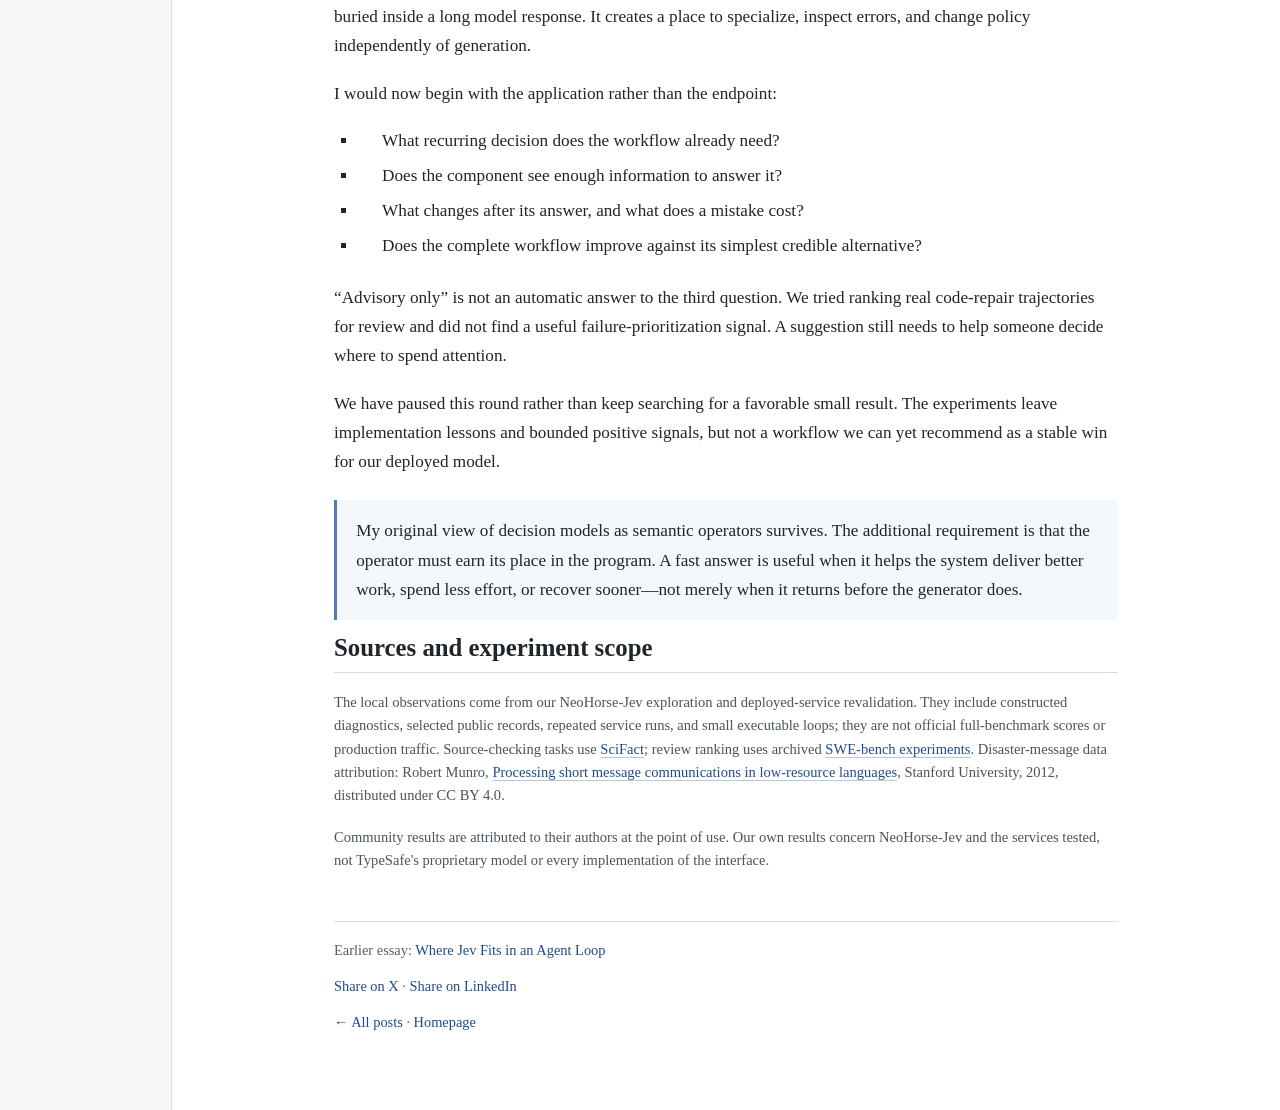
<file: blog/jev-fast-decisions-useful-agents.html>
<!DOCTYPE html>
<html lang="en">
<head>
  <meta charset="utf-8" />
  <meta name="viewport" content="width=device-width, initial-scale=1" />
  <meta name="author" content="Zehua Pei" />
  <meta name="description" content="Lessons from putting NeoHorse-Jev inside agent workflows: completion, question contracts, speed–quality tradeoffs, customization, and the work after a decision." />
  <meta property="og:type" content="article" />
  <meta property="og:title" content="Fast Decisions, Useful Agents" />
  <meta property="og:description" content="Lessons from putting NeoHorse-Jev inside agent workflows: completion, question contracts, speed–quality tradeoffs, customization, and the work after a decision." />
  <meta property="og:url" content="https://jarvispei.github.io/blog/jev-fast-decisions-useful-agents.html" />
  <meta property="og:image" content="https://jarvispei.github.io/figures/blog/jev-fast-decisions-social.png" />
  <meta property="og:image:width" content="1200" />
  <meta property="og:image:height" content="630" />
  <meta property="og:image:alt" content="Fast Decisions, Useful Agents. A decision flows through application policy to delivered work." />
  <meta property="article:published_time" content="2026-10-26" />
  <meta property="article:modified_time" content="2026-10-26" />
  <meta name="twitter:card" content="summary_large_image" />
  <meta name="twitter:title" content="Fast Decisions, Useful Agents" />
  <meta name="twitter:description" content="Lessons from putting NeoHorse-Jev inside agent workflows: completion, question contracts, speed–quality tradeoffs, customization, and the work after a decision." />
  <meta name="twitter:image" content="https://jarvispei.github.io/figures/blog/jev-fast-decisions-social.png" />
  <meta name="twitter:image:alt" content="Fast Decisions, Useful Agents — lessons from putting NeoHorse-Jev inside the loop." />
  <link rel="canonical" href="https://jarvispei.github.io/blog/jev-fast-decisions-useful-agents.html" />
  <link rel="alternate" hreflang="en" href="https://jarvispei.github.io/blog/jev-fast-decisions-useful-agents.html" />
  <link rel="alternate" hreflang="zh-CN" href="https://jarvispei.github.io/blog/jev-fast-decisions-useful-agents-zh.html" />
  <link rel="alternate" hreflang="x-default" href="https://jarvispei.github.io/blog/jev-fast-decisions-useful-agents.html" />
  <script type="application/ld+json">
{
  "@context": "https://schema.org",
  "@type": "BlogPosting",
  "@id": "https://jarvispei.github.io/blog/jev-fast-decisions-useful-agents.html#article",
  "headline": "Fast Decisions, Useful Agents",
  "description": "Lessons from putting NeoHorse-Jev inside agent workflows: completion, question contracts, speed–quality tradeoffs, customization, and the work after a decision.",
  "url": "https://jarvispei.github.io/blog/jev-fast-decisions-useful-agents.html",
  "mainEntityOfPage": "https://jarvispei.github.io/blog/jev-fast-decisions-useful-agents.html",
  "image": "https://jarvispei.github.io/figures/blog/jev-fast-decisions-social.png",
  "datePublished": "2026-10-26",
  "dateModified": "2026-10-26",
  "inLanguage": "en",
  "author": {
    "@type": "Person",
    "@id": "https://jarvispei.github.io/#person",
    "name": "Zehua Pei",
    "url": "https://jarvispei.github.io/"
  }
}
  </script>
  <link rel="stylesheet" href="../jemdoc.css" />
  <link rel="stylesheet" href="../css/myMiddle.css" />
  <link rel="stylesheet" href="../css/blog.css?v=20261026-bilingual" />
  <link rel="shortcut icon" href="../cuhk_logo.png" />
  <script src="../profile-links.js" defer></script>
  <title>Fast Decisions, Useful Agents — Zehua Pei</title>
</head>
<body class="blog-page">
<a class="skip-link" href="#layout-content">Skip to content</a>
<div class="blog-shell">
  <nav id="layout-menu" aria-label="Main navigation">
    <div class="menu-category">Zehua Pei</div>
    <div class="page-links">
      <div class="menu-item"><a href="../index.html">Home</a></div>
      <div class="menu-item"><a href="../publications.html">Publications</a></div>
      <div class="menu-item"><a href="../software.html">Software</a></div>
      <div class="menu-item"><a href="../blog.html" class="current" aria-current="page">Blog</a></div>
    </div>
    <div class="profile-menu">
      <div class="menu-category">Profiles</div>
      <div class="menu-item"><a href="https://scholar.google.com/citations?user=FjZurHkAAAAJ">Google&nbsp;Scholar</a></div>
      <div class="menu-item"><a href="https://github.com/JarvisPei">GitHub</a></div>
      <div class="menu-item"><a href="https://www.linkedin.com/in/zehua-pei-4798a21a7/">LinkedIn</a></div>
    </div>
  </nav>
  <main id="layout-content">
    <header class="article-header">
      <a class="back-link" href="../blog.html">← All posts</a>
      <nav class="language-switch" aria-label="Article language"><a href="jev-fast-decisions-useful-agents.html" lang="en" hreflang="en" aria-current="page">English</a><span aria-hidden="true"> / </span><a href="jev-fast-decisions-useful-agents-zh.html" lang="zh-CN" hreflang="zh-CN">中文</a></nav>
      <p class="post-meta"><time datetime="2026-10-26">October 26, 2026</time> · Jev field notes, part 2</p>
      <h1>Fast Decisions, Useful Agents</h1>
      <p class="subtitle">Lessons from putting NeoHorse-Jev inside the loop.</p>
      <p class="post-meta">Zehua Pei · Experiments with the NeoHorse Team</p>
    </header>
    <article class="blog-article">
      <p class="lead">In my earlier essay, <a href="jev-agent-control-plane.html">Where Jev Fits in an Agent Loop</a>, I described decision models as programmable semantic operators: small components that answer questions software cannot easily settle with rules. Is this passage relevant? Which worker should handle this request? Does the current evidence justify moving on?</p>
      <p>The interface takes an observed state and a set of typed questions, then returns choices or scores that code can consume. The attraction is to make a semantic judgment callable without asking a generator to write and explain another answer.</p>
      <p>That remains an appealing interface. While building NeoHorse-Jev, we found that a model could return a typed decision quickly, and that specialization could improve a narrow skill. The next question was whether those properties would make an agent more useful.</p>
      <p>So we moved from isolated judgments to interventions: let a decision stop a tool loop, skip a verification call, or produce a set of topic assignments. A useful decision component has to improve the work around it. Its own response time is only one part of that story.</p>
      <p>The distinction became clearest when an agent finished faster by leaving something unfinished.</p>
      <details class="article-toc" open><summary>In this essay</summary><ol><li><a href="#completion">Completion is a consequence, not just a label</a></li><li><a href="#question-contract">A probability needs a question with a complete meaning</a></li><li><a href="#saved-work">Count the work after the decision</a></li><li><a href="#speed-quality">There is a real speed–quality tradeoff</a></li><li><a href="#specialization">Specialization needs an operating scope</a></li><li><a href="#community">Where the community evidence points</a></li><li><a href="#takeaways">What I would ask before adding another decision model</a></li></ol></details>
      <section aria-labelledby="completion"><h2 id="completion">1. Completion is a consequence, not just a label</h2>
      <p>Consider a request involving several files: preserve one, move another, remove an obsolete directory, and make sure the retained contents match. “Is everything done?” looks compact at the API boundary. Answering it requires accounting for every obligation.</p>
      <p>Breaking the request into a checklist helped. But it helped the ordinary main-model baseline too. Some of what initially looked like a benefit from adding a decision model was a benefit from making the task and evidence explicit.</p>
      <p>We then held the facts about one obligation fixed while changing progress on the others. Some local judgments changed with that unrelated progress. A narrower evidence view corrected several observed errors. Yet in a later executable counterexample, the model confidently judged different file contents to match. That answer allowed the controller to end the task. An exact program check rejected it.</p>
      <p>Checking exact contents, permissions, or whether a command actually ran belongs in code. A model can help interpret “relevant” or “sufficient,” but should not replace an available exact check merely because both can be phrased as yes-or-no questions.</p>
      <p>Recognizing a condition and enforcing it are different jobs, too. A model may identify a forbidden operation while the acting agent still performs it. The host must enforce permissions and limits.</p>
      <p>The decision API makes a judgment explicit. The surrounding program still decides what it can authorize.</p>
      <figure id="decision-policy">
        <div class="figure-scroll figure-responsive"><a href="../figures/blog/jev-decision-policy.svg" target="_blank" rel="noopener noreferrer" aria-label="Open the decision-policy diagram at full size"><picture><source media="(max-width: 600px)" srcset="../figures/blog/jev-decision-policy-mobile.svg" width="520" height="650" /><img src="../figures/blog/jev-decision-policy.svg" width="960" height="440" loading="lazy" alt="The same estimate that evidence is sufficient can set review priority or end a task. A wrong estimate can misplace attention or leave work unfinished, depending on the policy." /></picture></a></div>
        <figcaption><span class="figure-help">Tap the diagram to open it at full size.</span><strong>One judgment, different consequences.</strong> The policy determines what an error changes. Advising a reviewer still needs to improve how attention is allocated; it is not automatically useful or harmless.</figcaption>
      </figure>
      </section>
      <section aria-labelledby="question-contract"><h2 id="question-contract">2. A probability needs a question with a complete meaning</h2>
      <p>A decision interface encourages short questions. That can hide a surprisingly large amount of specification.</p>
      <p>In a multi-label message experiment, we asked whether messages belonged to categories such as aid, infrastructure, and weather. Each also had an “other” category. “Other aid” only makes sense relative to the named aid categories. If those definitions live elsewhere, an independently evaluated question may not contain enough information to establish the distinction.</p>
      <p>Our specification had exactly this problem: some residual-category questions referred to other categories without listing them. The ordinary LLM received the full taxonomy, while the decision questions were not self-contained. This was an input-contract problem, and a reason not to attribute the entire quality difference to model capacity.</p>
      <p>Making the definitions longer was not a general fix. In a small development comparison, explicitly listing the categories corrected several intended distinctions but introduced more unrelated positives. More complete instructions and better predictions did not move together.</p>
      <p>The application must supply the information needed to interpret each question. The model must still use that information correctly. Adding prose addresses the first responsibility; it does not automatically satisfy the second.</p>
      <p>The same distinction matters for confidence. In a source-checking task, the model approved a claim that restoring a biological mechanism impaired regeneration, although the abstract said restoration improved it. The support score was about 0.96. Later held-out source checks produced another clear high-confidence direction error. Selecting a threshold on separate calibration data changed shortcut coverage without removing that semantic mistake.</p>
      <p>The practical question is therefore not simply whether the score is high. It is what error rate the policy produces on this kind of decision, and what happens when it is wrong.</p>
      </section>
      <section aria-labelledby="saved-work"><h2 id="saved-work">3. Count the work after the decision</h2>
      <p>We tested a cascade: a decision model could directly accept sufficiently high-scoring source support; otherwise, the request went to the main LLM.</p>
      <figure id="decision-workflow">
        <div class="figure-scroll figure-responsive"><a href="../figures/blog/jev-decision-workflow.svg" target="_blank" rel="noopener noreferrer" aria-label="Open the shortcut and fallback workflow at full size"><picture><source media="(max-width: 600px)" srcset="../figures/blog/jev-decision-workflow-mobile.svg" width="520" height="650" /><img src="../figures/blog/jev-decision-workflow.svg" width="960" height="430" loading="lazy" alt="Every request incurs a decision call. A shortcut uses its answer; a fallback also calls the main LLM. Both produce task outcomes, and any repair or recheck adds to the total work." /></picture></a></div>
        <figcaption><span class="figure-help">Tap the diagram to open it at full size.</span><strong>Count the whole intervention.</strong> Only the shortcut avoids the main-model call; the fallback pays for both. Any repair also belongs in the total. Paths are schematic, not measured durations.</figcaption>
      </figure>
      <p>This arrangement can save work. In three short repeated runs on the same 48 claim–source pairs, it reduced main-model calls from 48 to 33 per run. Pooled mean latency fell by about 18%. But total network requests rose from 48 to 81 per run, the 95th-percentile latency was worse in every run, and one round had more unresolved fallback timeouts.</p>
      <p>Every request pays for the decision call. Only the shortcut subset avoids the main-model call. The rest pay for both. A favorable average does not mean the slower requests improve, and fewer main-model calls do not establish a lower total bill.</p>
      <p>We also connected the cascade to an actual retrieval loop: search a corpus, inspect abstracts, refine the search, and submit a verdict with a source. It made fewer main-model calls and had a lower observed mean runtime. It also introduced a clear semantic error that the ordinary agent avoided. Our initial aggregate score obscured the difference because some other failures concerned explanation length. Separating substantive correctness from that formatting requirement exposed the tradeoff.</p>
      <p>The useful unit is a completed outcome. That requires accounting for judgment, fallback, extra searches, retries, and repair. It also requires distinguishing a wrong answer from a request that never returns an answer.</p>
      <p>This is not a demand for zero mistakes. A recoverable extra search and an incorrect final approval have different costs. Whether the component helps depends on which mistakes it introduces and what work it removes.</p>
      </section>
      <section aria-labelledby="speed-quality"><h2 id="speed-quality">4. There is a real speed–quality tradeoff</h2>
      <p>We next tried a workload that naturally needs several judgments: topic assignment on historical messages in the public <a href="https://github.com/rmunro/disaster_response_messages">Disaster Response Messages dataset</a>. The categories came from an existing message-coding task; we did not multiply questions to make batching look useful.</p>
      <p>The ordinary LLM returned one compact list of positive labels. Our NeoHorse-Jev-4B service answered 35 typed questions in three sequential requests, because the deployed interface allowed at most 16 questions per call. All three requests counted toward latency.</p>
      <p>On a fresh 96-message confirmation batch, we observed:</p>
      <div class="table-scroll"><table class="service-comparison"><caption>Observed service tradeoff on 96 new messages</caption><thead><tr><th scope="col">Measure</th><th scope="col" class="numeric">Ordinary LLM</th><th scope="col" class="numeric">NeoHorse-Jev-4B</th></tr></thead><tbody><tr><th scope="row">Mean time per message</th><td class="numeric">1.80 s</td><td class="numeric">0.48 s</td></tr><tr><th scope="row">Binary-topic micro F1</th><td class="numeric">60.49%</td><td class="numeric">48.65%</td></tr><tr><th scope="row">Extra positive topic assignments</th><td class="numeric">128</td><td class="numeric">237</td></tr><tr><th scope="row">Missed positive topic assignments</th><td class="numeric">64</td><td class="numeric">67</td></tr></tbody></table></div>
      <p>These compare two hosted services: a provider-declared Haiku 4.5 endpoint and our 4B decision model. They do not isolate architecture or hardware. The input-definition issue above and limitations of the historical annotations remain relevant. This was offline label evaluation, not real emergency dispatch or reviewer productivity.</p>
      <p>The faster service produced substantially more extra labels at similar recall. If each label creates a queue entry, additional review can matter more than a second saved at inference. If labels are only inexpensive suggestions, the balance may differ. That is a workload decision, not something F1 or latency settles alone.</p>
      <p>One improvement came from ordinary software. We required each of three residual labels to have its corresponding predicted parent: “other weather,” for example, required “weather-related.” We fixed the rule before the new batch and applied it to both models&#x27; unchanged outputs.</p>
      <p>For Jev, extra assignments fell from 237 to 216 and micro F1 rose from 48.65% to 50.44%. Missed assignments stayed at 67. The same rule removed four extra labels from the ordinary LLM. It added no model calls.</p>
      <p>This modest improvement repeated on new messages. It did not repair model understanding or close the quality gap; a wrong parent prediction could still suppress a valid label. Its value was to make an application constraint explicit rather than ask the model to infer it every time.</p>
      </section>
      <section aria-labelledby="specialization"><h2 id="specialization">5. Specialization needs an operating scope</h2>
      <p>Our earlier controlled experiments showed that adapting a model to a form-action task could improve completion, and that specialization could improve judgments on a narrow family of constraints. These remain reasons to be interested in customization.</p>
      <p>They also showed why a specialist needs a defined scope. After one constraint adaptation, accuracy on our general decision subsets changed relatively little, while probability-quality measures worsened. A policy relying on scores can change even when most top-choice answers stay the same.</p>
      <p>I would distinguish three mismatches. Evidence may be missing. The question or acceptance criterion may be wrong. Or the model may lack the semantic skill the application needs. Training can address the third, but cannot supply evidence the runtime never observes or enforce a permission rule the software ignores.</p>
      <p>Customization becomes most useful once a recurring decision has a stable meaning, feedback, and a clear place in the application. A specialist need not become a better general assistant. It does need to improve the task it is assigned.</p>
      </section>
      <section aria-labelledby="community"><h2 id="community">6. Where the community evidence points</h2>
      <p>Some recent reports get closer to the system-level question than a fast classification demo.</p>
      <p>The <a href="https://github.com/MongLong0214/jev-gate/tree/main/bench/results/long-session-pilot-2026-10-12">Jev Gate long-session pilot</a> rebuilt two real features from a private codebase in paired 17-turn coding sessions. The author reported total cost falling from about $42.81 to $19.65, with the same combined quality score of 21/23. The tasks traded a small quality advantage in opposite directions. The plugin combined worker delegation, model selection, and context compaction, and each task had only one pair of runs. It is a positive lead for changing how long sessions allocate work, not a measurement of the decision model&#x27;s isolated contribution.</p>
      <p>Other reports show why the alternative matters. In <a href="https://llmgateway.io/blog/smart-routing-benchmark">LLM Gateway&#x27;s routing pilot</a>, routing was cheaper than a fixed premium model, but a fixed mid-priced model was cheaper still and passed slightly more tasks. <a href="https://github.com/madeye/pi-jev/blob/main/VALIDATION.md">pi-jev&#x27;s validation record</a> showed substantial context reduction, while local retrieval outperformed hosted Jev-assisted retrieval on one small paired fixture study. Better allocation and retrieval can help without requiring a decision model at every branch.</p>
      <p>A broader <a href="https://arxiv.org/abs/2610.13092">study of Jev in agent workflows</a> reached a related finding across embodied and mobile tasks: decision-level savings did not transfer uniformly to successful delivery. Recovery and premature completion affected the result. These are other researchers&#x27; systems and models, not measurements of NeoHorse-Jev, but they reinforce the need to follow a decision through to its consequences.</p>
      <p>The common theme worth pursuing is repeated, bounded work with an observable outcome. A component earns its place when it improves that outcome relative to a reasonable alternative: a rule, a fixed model, local retrieval, or a different division of work.</p>
      </section>
      <section aria-labelledby="takeaways"><h2 id="takeaways">What I would ask before adding another decision model</h2>
      <p>I still like the idea of a resident semantic component. Making judgments callable exposes questions otherwise buried inside a long model response. It creates a place to specialize, inspect errors, and change policy independently of generation.</p>
      <p>I would now begin with the application rather than the endpoint:</p>
      <ul><li>What recurring decision does the workflow already need?</li><li>Does the component see enough information to answer it?</li><li>What changes after its answer, and what does a mistake cost?</li><li>Does the complete workflow improve against its simplest credible alternative?</li></ul>
      <p>“Advisory only” is not an automatic answer to the third question. We tried ranking real code-repair trajectories for review and did not find a useful failure-prioritization signal. A suggestion still needs to help someone decide where to spend attention.</p>
      <p>We have paused this round rather than keep searching for a favorable small result. The experiments leave implementation lessons and bounded positive signals, but not a workflow we can yet recommend as a stable win for our deployed model.</p>
      <div class="thesis"><p>My original view of decision models as semantic operators survives. The additional requirement is that the operator must earn its place in the program. A fast answer is useful when it helps the system deliver better work, spend less effort, or recover sooner—not merely when it returns before the generator does.</p></div>
      </section>
      <section aria-labelledby="sources"><h2 id="sources">Sources and experiment scope</h2>
      <p class="note">The local observations come from our NeoHorse-Jev exploration and deployed-service revalidation. They include constructed diagnostics, selected public records, repeated service runs, and small executable loops; they are not official full-benchmark scores or production traffic. Source-checking tasks use <a href="https://github.com/allenai/scifact">SciFact</a>; review ranking uses archived <a href="https://github.com/SWE-bench/experiments">SWE-bench experiments</a>. Disaster-message data attribution: Robert Munro, <a href="https://purl.stanford.edu/cg721hb0673">Processing short message communications in low-resource languages</a>, Stanford University, 2012, distributed under CC BY 4.0.</p>
      <p class="note">Community results are attributed to their authors at the point of use. Our own results concern NeoHorse-Jev and the services tested, not TypeSafe&#x27;s proprietary model or every implementation of the interface.</p>
      </section>
    </article>
    <footer class="blog-footer">
      <p>Earlier essay: <a href="jev-agent-control-plane.html">Where Jev Fits in an Agent Loop</a></p>
      <p><a href="https://twitter.com/intent/tweet?text=Fast%20Decisions%2C%20Useful%20Agents%20%E2%80%94%20lessons%20from%20putting%20NeoHorse-Jev%20inside%20the%20loop.&amp;url=https%3A%2F%2Fjarvispei.github.io%2Fblog%2Fjev-fast-decisions-useful-agents.html" target="_blank" rel="noopener noreferrer">Share on X</a> · <a href="https://www.linkedin.com/sharing/share-offsite/?url=https%3A%2F%2Fjarvispei.github.io%2Fblog%2Fjev-fast-decisions-useful-agents.html" target="_blank" rel="noopener noreferrer">Share on LinkedIn</a></p>
      <p><a href="../blog.html">← All posts</a> · <a href="../index.html">Homepage</a></p>
    </footer>
  </main>
</div>
</body>
</html>
</file>
<file: jemdoc.css>
/* Default css file for jemdoc. */

table#tlayout {
    border: none;
    border-collapse: separate;
    background: white;
}

body {
	background: white;
	font-family: Georgia, serif;
	padding-bottom: 8px;
	margin: 0;
}

#layout-menu {
	background: #f6f6f6;
	border: 1px solid #dddddd;
	padding-top: 0.5em;
	padding-left: 8px;
	padding-right: 8px;
	font-size: 1.0em;
	width: auto;
	white-space: nowrap;
    text-align: left;
    vertical-align: top;
}

#layout-menu td {
	background: #f4f4f4;
    vertical-align: top;
}

#layout-content {
	padding-top: 1.0em;
	padding-left: 1.0em;
	padding-right: 1.0em;
    border: none;
    background: white;
    text-align: left;
    vertical-align: top;
}

#layout-menu a {
	line-height: 1.5em;
	margin-left: 0.5em;
}

tt {
    background: #ffffdd;
}

pre, tt {
	font-size: 90%;
	font-family: monaco, monospace;
}

a, a > tt {
	color: #224b8d;
	text-decoration: none;
}

/*
a:hover {
	border-bottom: 1px gray dotted;
}
*/

#layout-menu a.current:link, #layout-menu a.current:visited {
	color: #022b6d;
	border-bottom: 1px gray solid;
}
#layout-menu a:link, #layout-menu a:visited, #layout-menu a:hover {
	color: #527bbd;
	text-decoration: none;
}
#layout-menu a:hover {
	text-decoration: none;
}

div.menu-category {
	/*border-bottom: 1px solid gray;*/
	margin-top: 0.8em;
	padding-top: 0.2em;
	padding-bottom: 0.1em;
	font-weight: bold;
}

div.menu-item {
	padding-left: 16px;
	text-indent: -16px;
}

div#toptitle {
	padding-bottom: 0.2em;
	margin-bottom: 1.5em;
	border-bottom: 3px double gray;
}

/* Reduce space if we begin the page with a title. */
div#toptitle + h2, div#toptitle + h3 {
	margin-top: -0.7em;
}

div#subtitle {
	margin-top: 0.0em;
	margin-bottom: 0.0em;
	padding-top: 0em;
	padding-bottom: 0.1em;
}

em {
	font-style: italic;
}

strong {
	font-weight: bold;
}


h1, h2, h3 {
	color: #527bbd;
	margin-top: 0.7em;
	margin-bottom: 0.3em;
	padding-bottom: 0.2em;
	line-height: 1.0;
	padding-top: 0.5em;
	border-bottom: 1px solid #aaaaaa;
}

h1 {
	font-size: 165%;
}

h2 {
	padding-top: 0.8em;
	font-size: 125%;
}

h2 + h3 {
    padding-top: 0.2em;
}

h3 {
	font-size: 110%;
	border-bottom: none;
}

p {
	margin-top: 0.0em;
	margin-bottom: 0.8em;
	padding: 0;
	line-height: 1.3;
}

pre {
	padding: 0;
	margin: 0;
}

div#footer {
	font-size: small;
	border-top: 1px solid #c0c0c0;
	padding-top: 0.1em;
	margin-top: 4.0em;
	color: #c0c0c0;
}

div#footer a {
	color: #80a0b0;
}

div#footer-text {
	float: left;
	padding-bottom: 8px;
}

ul, ol, dl {
	margin-top: 0.2em;
	padding-top: 0;
	margin-bottom: 0.8em;
}

dt {
	margin-top: 0.5em;
	margin-bottom: 0;
}

dl {
	margin-left: 20px;
}

dd {
	color: #222222;
}

dd > *:first-child {
	margin-top: 0;
}

ul {
	list-style-position: outside;
	list-style-type: square;
}

p + ul, p + ol {
	margin-top: -0.5em;
}

li ul, li ol {
	margin-top: -0.3em;
}

ol {
	list-style-position: outside;
	list-style-type: decimal;
}

li p, dd p {
	margin-bottom: 0.3em;
}


ol ol {
	list-style-type: lower-alpha;
}

ol ol ol {
	list-style-type: lower-roman;
}

p + div.codeblock {
	margin-top: -0.6em;
}

div.codeblock, div.infoblock {
	margin-right: 0%;
	margin-top: 1.2em;
	margin-bottom: 1.3em;
}

div.blocktitle {
	font-weight: bold;
	color: #cd7b62;
	margin-top: 1.2em;
	margin-bottom: 0.1em;
}

div.blockcontent {
	border: 1px solid silver;
	padding: 0.3em 0.5em;
}

div.infoblock > div.blockcontent {
	background: #ffffee;
}

div.blockcontent p + ul, div.blockcontent p + ol {
	margin-top: 0.4em;
}

div.infoblock p {
	margin-bottom: 0em;
}

div.infoblock li p, div.infoblock dd p {
	margin-bottom: 0.5em;
}

div.infoblock p + p {
	margin-top: 0.8em;
}

div.codeblock > div.blockcontent {
	background: #f6f6f6;
}

span.pycommand {
	color: #000070;
}

span.statement {
	color: #008800;
}
span.builtin {
	color: #000088;
}
span.special {
	color: #990000;
}
span.operator {
	color: #880000;
}
span.error {
	color: #aa0000;
}
span.comment, span.comment > *, span.string, span.string > * {
	color: #606060;
}

@media print {
	#layout-menu { display: none; }
}

#fwtitle {
	margin: 2px;
}

#fwtitle #toptitle {
	padding-left: 0.5em;
	margin-bottom: 0.5em;
}

#layout-content h1:first-child, #layout-content h2:first-child, #layout-content h3:first-child {
	margin-top: -0.7em;
}

div#toptitle h1, #layout-content div#toptitle h1 {
	margin-bottom: 0.0em;
	padding-bottom: 0.1em;
	padding-top: 0;
	margin-top: 0.5em;
	border-bottom: none;
}

img.eq {
	padding: 0;
	padding-left: 0.1em;
	padding-right: 0.1em;
	margin: 0;
}

img.eqwl {
	padding-left: 2em;
	padding-top: 0.6em;
	padding-bottom: 0.2em;
	margin: 0;
}

table {
    #border: 2px solid black;
    border-collapse: collapse;
}

td {
    padding: 2px;
    padding-left: 0.5em;
    padding-right: 0.5em;
#   text-align: center;
    text-align: left;
    border: 1px solid gray;
}

table + table {
    margin-top: 1em;
}

tr.heading {
    font-weight: bold;
    border-bottom: 2px solid black;
}

img {
    border: none;
}

table.imgtable, table.imgtable td {
    border: none;
    text-align: left;
}
</file>
<file: css/myMiddle.css>
html {
    background-color: #ffffff; 
  }
  
  img {
    max-width: 100%;
  }
  
  body { 
    font-family: Georgia, serif;
    color: #000;
    background-color: #ffffff; 
    text-align:center; /* for IE */
    margin: 0;
    max-width: none;
    padding: 0;
  }

  table#tlayout {
    width: 100%;
    border-collapse: collapse;
    border-spacing: 0;
  }

  #layout-menu {
    background: #f7f7f7;
    border: none;
    border-right: 1px solid #dddddd;
    padding: 1.0em 0.85em 1.0em 0.85em;
    width: 145px;
    white-space: nowrap;
  }

  #layout-menu td {
    background: #f7f7f7;
  }

  #layout-menu div.menu-category {
    border-bottom: none;
    color: #000000;
    font-size: 1.18em;
    font-weight: bold;
    margin-top: 1.1em;
    padding-bottom: 0.15em;
  }

  #layout-menu div.menu-category:first-child {
    margin-top: 0;
  }

  #layout-menu div.menu-item {
    font-size: 1.02em;
    line-height: 1.35em;
    padding-left: 0.45em;
    text-indent: 0;
  }

  #layout-menu a:link,
  #layout-menu a:visited {
    color: #7b2e83;
    margin-left: 0;
  }

  #layout-menu a.current:link,
  #layout-menu a.current:visited {
    color: #8a4b08;
    border-bottom: 1px solid #8a4b08;
  }

  #layout-menu a[href*="scholar.google.com"],
  #layout-menu a[href="https://github.com/JarvisPei"],
  #layout-menu a[href*="linkedin.com/in/zehua-pei"] {
    background-position: left center;
    background-repeat: no-repeat;
    background-size: 16px 16px;
    display: inline-block;
    padding-left: 1.35em;
  }

  #layout-menu a[href*="scholar.google.com"] {
    background-image: url("../icon-scholar.svg");
  }

  #layout-menu a[href="https://github.com/JarvisPei"] {
    background-image: url("../icon-github.svg");
  }

  #layout-menu a[href*="linkedin.com/in/zehua-pei"] {
    background-image: url("../icon-linkedin.svg");
  }

  table.imgtable a[href*="scholar.google.com"],
  table.imgtable a[href="https://github.com/JarvisPei"],
  table.imgtable a[href*="linkedin.com/in/zehua-pei"] {
    background-position: center;
    background-repeat: no-repeat;
    background-size: 20px 20px;
    display: inline-block;
    font-size: 0;
    height: 22px;
    margin-right: 0.35em;
    vertical-align: middle;
    width: 22px;
  }

  table.imgtable a[href*="scholar.google.com"] {
    background-image: url("../icon-scholar.svg");
  }

  table.imgtable a[href="https://github.com/JarvisPei"] {
    background-image: url("../icon-github.svg");
  }

  table.imgtable a[href*="linkedin.com/in/zehua-pei"] {
    background-image: url("../icon-linkedin.svg");
  }

  .profile-name {
    color: #527bbd;
    display: inline-block;
    font-size: 1.7em;
    font-weight: bold;
    margin-bottom: 0.25em;
  }

  #layout-content {
    padding-left: 1.65em;
    padding-top: 1.0em;
  }

  .paper-card {
    align-items: flex-start;
    border-bottom: 1px solid #eeeeee;
    display: flex;
    gap: 1.0em;
    margin: 0.9em 0 1.0em 0;
    padding-bottom: 0.9em;
  }

  .paper-figure {
    border: 1px solid #dddddd;
    flex: 0 0 230px;
    line-height: 0;
    padding: 4px;
  }

  .paper-figure img {
    display: block;
    width: 100%;
  }

  .paper-text {
    flex: 1;
  }

  .paper-text p {
    margin-bottom: 0.45em;
  }

  .paper-keywords {
    color: #444444;
    font-size: 0.95em;
  }

  @media (max-width: 760px) {
    .paper-card {
      display: block;
    }

    .paper-figure {
      margin-bottom: 0.65em;
      max-width: 320px;
    }
  }
  
  
  *{
     margin:0;
     padding:0;
  }
  
  ul{
    padding-left: 1.4em;
  }
  
  li{
    padding-left: 1.4em;
    margin-left:  2.4em;
  }
  
  
  table#middle{
      margin-left:auto;
      margin-right:auto;
  }
  /*
   *  following is to remove table border
   */
  table#noborder {
      border: none;
  }
  #noborder td {
      padding: 2px;
      padding-left: 0.5em;
      padding-right: 0.5em;
      text-align: left;
      border: none;
  }
  #noborder tr.heading {
      border-bottom: none;
  }
  
  table#noborder-mid {
      border: none;
      margin-left:auto;
      margin-right:auto;
  }
  #noborder-mid td {
      padding: 2px;
      padding-left: 0.5em;
      padding-right: 0.5em;
      text-align: left;
      border: none;
  }
  #noborder-mid tr.heading {
      border-bottom: none;
  }
</file>
<file: css/blog.css>
/* Reading layout for the blog; existing academic pages retain their styling. */
.blog-page {
  color: #20252b;
  text-align: left;
}

.blog-page * {
  box-sizing: border-box;
}

.blog-shell {
  display: grid;
  grid-template-columns: 172px minmax(0, 1fr);
  min-height: 100vh;
}

.blog-page #layout-menu {
  width: auto;
  padding: 1.2rem 0.85rem;
}

.blog-page #layout-content {
  width: 100%;
  max-width: 880px;
  min-width: 0;
  margin: 0 auto;
  padding: 2.5rem 3rem 4rem;
}

.blog-page .skip-link {
  position: absolute;
  top: -100px;
  left: 1rem;
  z-index: 10;
  padding: 0.6rem 1rem;
  background: white;
  border: 2px solid #224b8d;
}

.blog-page .skip-link:focus {
  top: 1rem;
}

.blog-page a:focus-visible,
.blog-page summary:focus-visible {
  outline: 2px solid #224b8d;
  outline-offset: 4px;
}

.blog-page p,
.blog-page li {
  line-height: 1.7;
}

.blog-page .page-intro {
  max-width: 40rem;
  margin-bottom: 2rem;
  font-size: 1.1rem;
}

.post-preview {
  padding: 1.6rem 0 2rem;
  border-top: 1px solid #d8dce2;
  border-bottom: 1px solid #d8dce2;
}

.post-preview h2 {
  margin: 0.5rem 0 0.8rem;
  padding: 0;
  border: 0;
  font-size: 1.65rem;
  line-height: 1.25;
}

.post-meta,
.blog-page .post-meta {
  color: #555e68;
  font-family: Arial, Helvetica, sans-serif;
  font-size: 0.86rem;
  line-height: 1.5;
}

.post-tags {
  margin-top: 1rem;
  color: #555e68;
  font-size: 0.92rem;
}

.article-header {
  margin-bottom: 2rem;
}

.article-header .back-link {
  display: inline-block;
  margin-bottom: 1.6rem;
  font-size: 0.94rem;
}

.language-switch {
  display: flex;
  align-items: baseline;
  gap: 0.5rem;
  width: fit-content;
  margin: -0.6rem 0 1.2rem;
  font-family: Arial, "PingFang SC", "Microsoft YaHei", sans-serif;
  font-size: 0.9rem;
}

.language-switch [aria-current="page"] {
  color: #20252b;
  font-weight: bold;
  text-decoration: underline;
  text-underline-offset: 4px;
}

html[lang="zh-CN"] .blog-article,
html[lang="zh-CN"] .article-header {
  font-family: -apple-system, BlinkMacSystemFont, "PingFang SC", "Microsoft YaHei", sans-serif;
}

html[lang="zh-CN"] .blog-article p,
html[lang="zh-CN"] .blog-article li {
  line-height: 1.9;
}

html[lang="zh-CN"] .article-header h1 {
  line-height: 1.35;
  letter-spacing: 0;
  text-wrap: balance;
}

.article-header h1 {
  margin: 0.6rem 0 1rem;
  padding: 0;
  border: 0;
  color: #20252b;
  font-size: clamp(2rem, 3.5vw, 2.75rem);
  line-height: 1.13;
  letter-spacing: -0.025em;
}

.article-header .subtitle {
  margin-bottom: 1.2rem;
  color: #45505c;
  font-size: 1.15rem;
  line-height: 1.55;
}

.blog-article {
  font-size: 1.075rem;
  overflow-wrap: break-word;
}

.blog-article p {
  margin-bottom: 1.15rem;
}

.blog-article h2 {
  scroll-margin-top: 1rem;
  margin: 2.8rem 0 1.1rem;
  padding: 0.35rem 0 0.5rem;
  border-bottom: 1px solid #d8dce2;
  color: #20252b;
  font-size: 1.55rem;
  line-height: 1.3;
}

.blog-article h3 {
  margin: 1.8rem 0 0.65rem;
  padding: 0;
  color: #20252b;
  font-size: 1.16rem;
  line-height: 1.4;
}

.blog-article ul,
.blog-article ol {
  margin: 0.8rem 0 1.4rem;
  padding-left: 1.5rem;
}

.blog-article li {
  margin: 0.35rem 0;
}

.blog-article a {
  text-decoration: underline;
  text-decoration-color: #b7c8df;
  text-underline-offset: 3px;
}

.blog-article a:hover {
  border-bottom: 0;
  text-decoration-color: #224b8d;
}

.blog-article .lead {
  font-size: 1.16rem;
}

.blog-article .thesis {
  margin: 1.5rem 0;
  padding: 1rem 1.2rem;
  border-left: 3px solid #527bbd;
  background: #f4f7fb;
}

.blog-article .thesis p:last-child {
  margin-bottom: 0;
}

.article-toc {
  margin: 1.8rem 0 2.1rem;
  padding: 0.9rem 1.2rem;
  border: 1px solid #d8dce2;
  border-radius: 4px;
  font-size: 0.96rem;
}

.article-toc summary {
  cursor: pointer;
  font-weight: bold;
}

.article-toc ol {
  margin-bottom: 0;
}

.blog-article figure {
  margin: 1.8rem 0 2rem;
}

.figure-scroll {
  overflow-x: auto;
  border: 1px solid #e0e4e9;
  border-radius: 4px;
  background: white;
}

.figure-scroll a {
  display: block;
  min-width: 640px;
}

.figure-scroll img {
  display: block;
  width: 100%;
  height: auto;
}

.figure-responsive a {
  min-width: 0;
}

.blog-article figcaption {
  margin-top: 0.65rem;
  color: #4a535e;
  font-size: 0.9rem;
  line-height: 1.55;
}

.figure-help {
  display: none;
}

.blog-article .table-scroll {
  overflow-x: auto;
  margin: 1.3rem 0 0.6rem;
}

.blog-article table {
  width: 100%;
  min-width: 570px;
  border: 0;
  border-collapse: collapse;
  font-size: 0.93rem;
  text-align: left;
}

.blog-article caption {
  margin-bottom: 0.65rem;
  font-weight: bold;
  text-align: left;
}

.blog-article th,
.blog-article td {
  padding: 0.65rem 0.55rem;
  border: 0;
  border-bottom: 1px solid #d8dce2;
  line-height: 1.45;
  vertical-align: top;
}

.blog-article thead th {
  background: #f4f7fb;
}

.blog-article tbody th {
  font-weight: normal;
}

.blog-article .numeric {
  white-space: nowrap;
  text-align: right;
  font-variant-numeric: tabular-nums;
}

.blog-article table.service-comparison {
  min-width: 0;
}

.service-comparison thead .numeric {
  white-space: normal;
}

.blog-article .note {
  color: #4a535e;
  font-size: 0.91rem;
  line-height: 1.6;
}

.blog-article pre {
  overflow-x: auto;
  margin: 1.2rem 0;
  padding: 1rem 1.15rem;
  border: 1px solid #d8dce2;
  border-radius: 4px;
  background: #f8fafc;
  line-height: 1.6;
  font-size: 0.85rem;
}

.blog-article code {
  font-family: Menlo, Consolas, monospace;
  font-size: 0.88em;
}

.blog-article pre code {
  font-size: inherit;
}

.blog-footer {
  margin-top: 3rem;
  padding-top: 1rem;
  border-top: 1px solid #d8dce2;
  color: #555e68;
  font-size: 0.9rem;
}

@media (max-width: 760px) {
  .blog-shell {
    display: block;
  }

  .blog-page #layout-menu {
    padding: 0.8rem 1.15rem;
    border-right: 0;
    border-bottom: 1px solid #d8dce2;
  }

  .blog-page #layout-menu .menu-category:first-child {
    margin-bottom: 0.5rem;
  }

  .blog-page .page-links {
    display: flex;
    flex-wrap: wrap;
    gap: 0.5rem 1.1rem;
  }

  .blog-page #layout-menu .menu-item {
    padding-left: 0;
  }

  .blog-page .profile-menu {
    display: none;
  }

  .blog-page #layout-content {
    padding: 1.6rem 1.15rem 3rem;
  }

  .blog-article {
    font-size: 1.025rem;
  }

  .blog-article h2 {
    font-size: 1.4rem;
  }

  .figure-help {
    display: block;
    margin-bottom: 0.2rem;
    color: #555e68;
    font-family: Arial, Helvetica, sans-serif;
    font-size: 0.76rem;
  }
}
</file>
